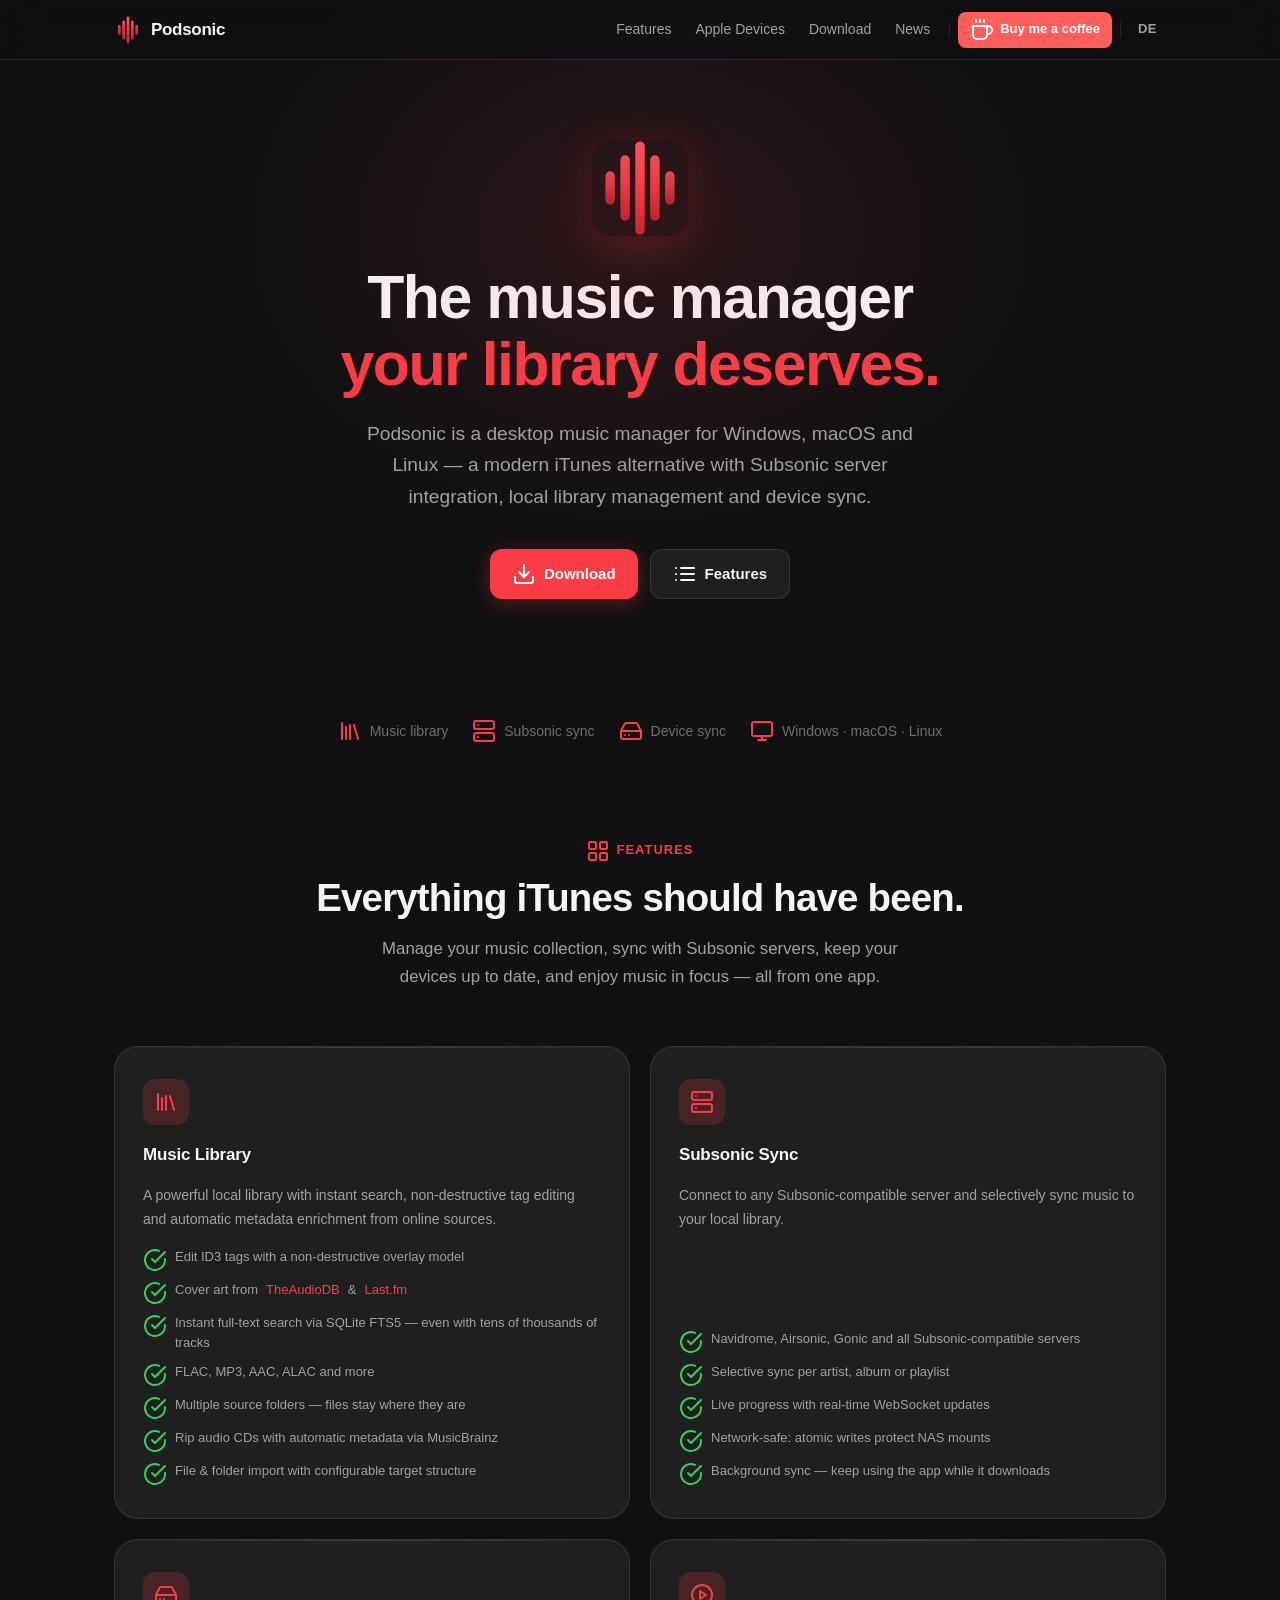
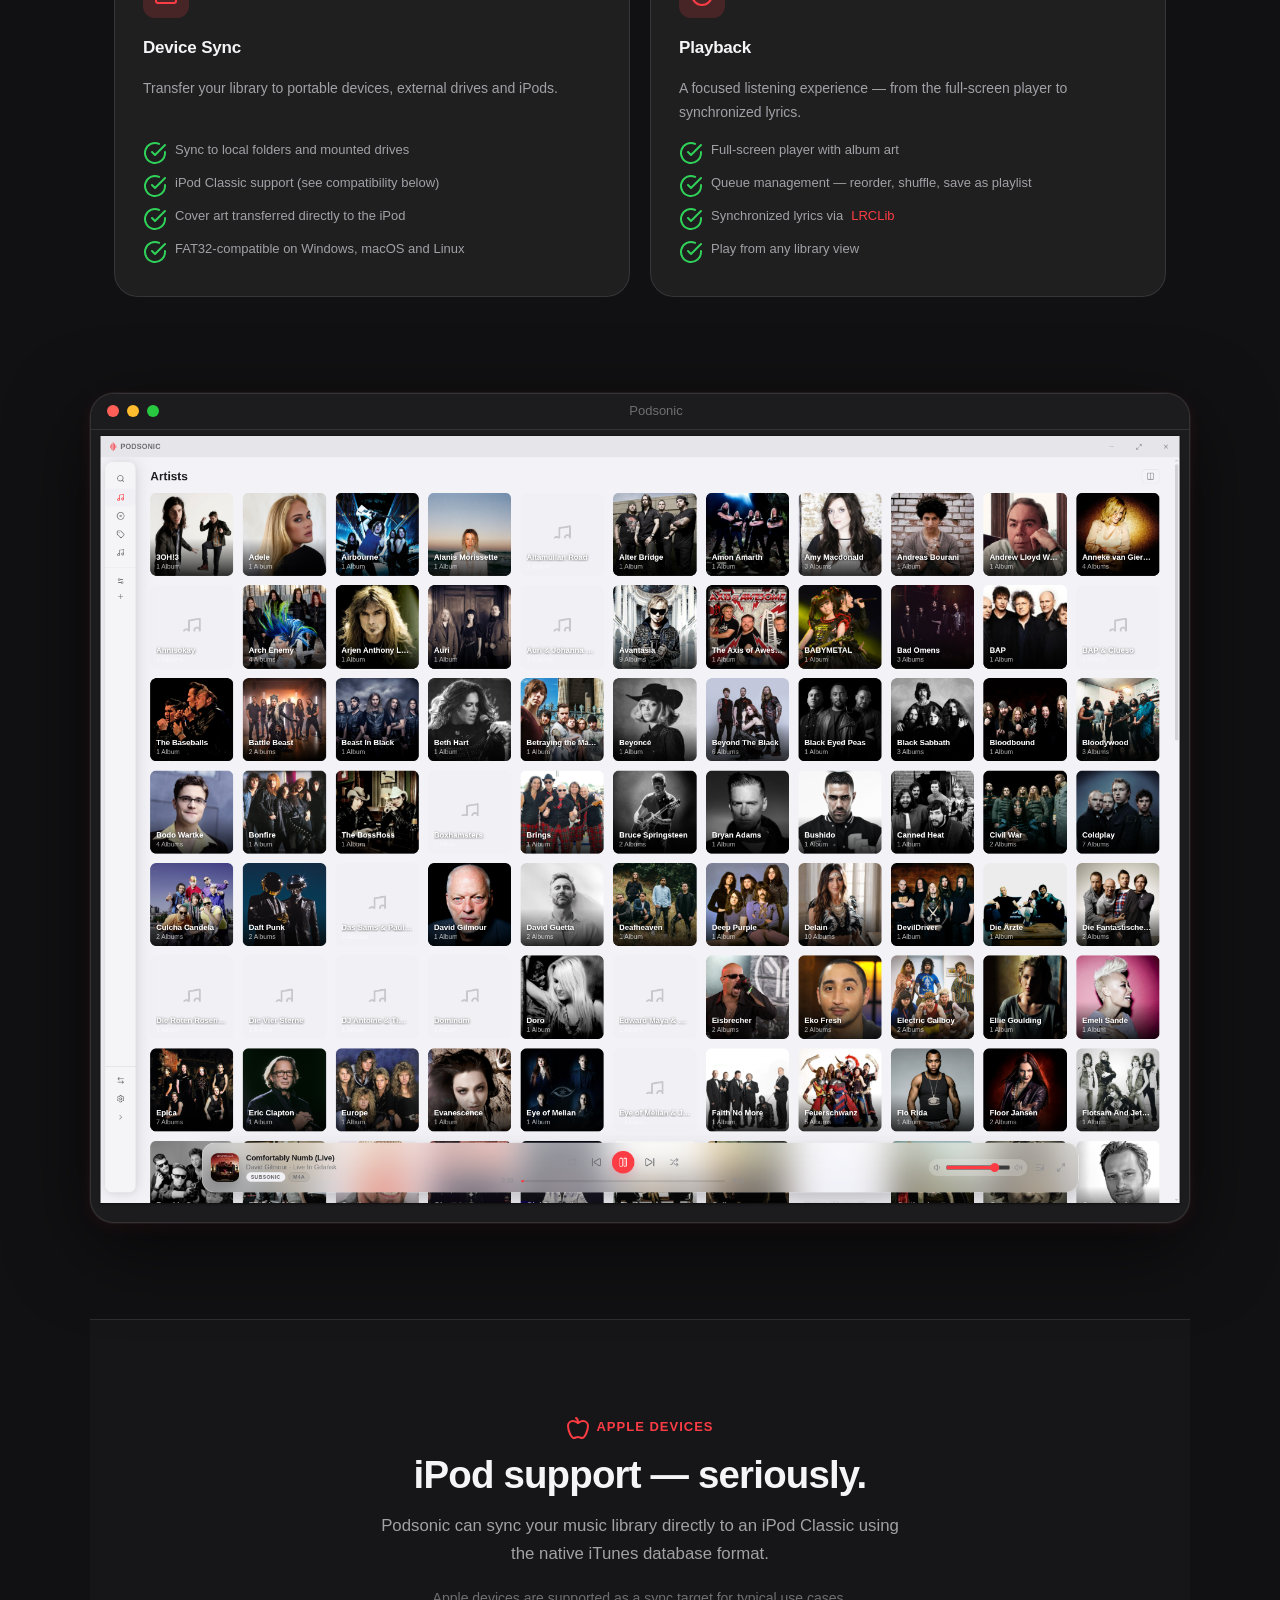
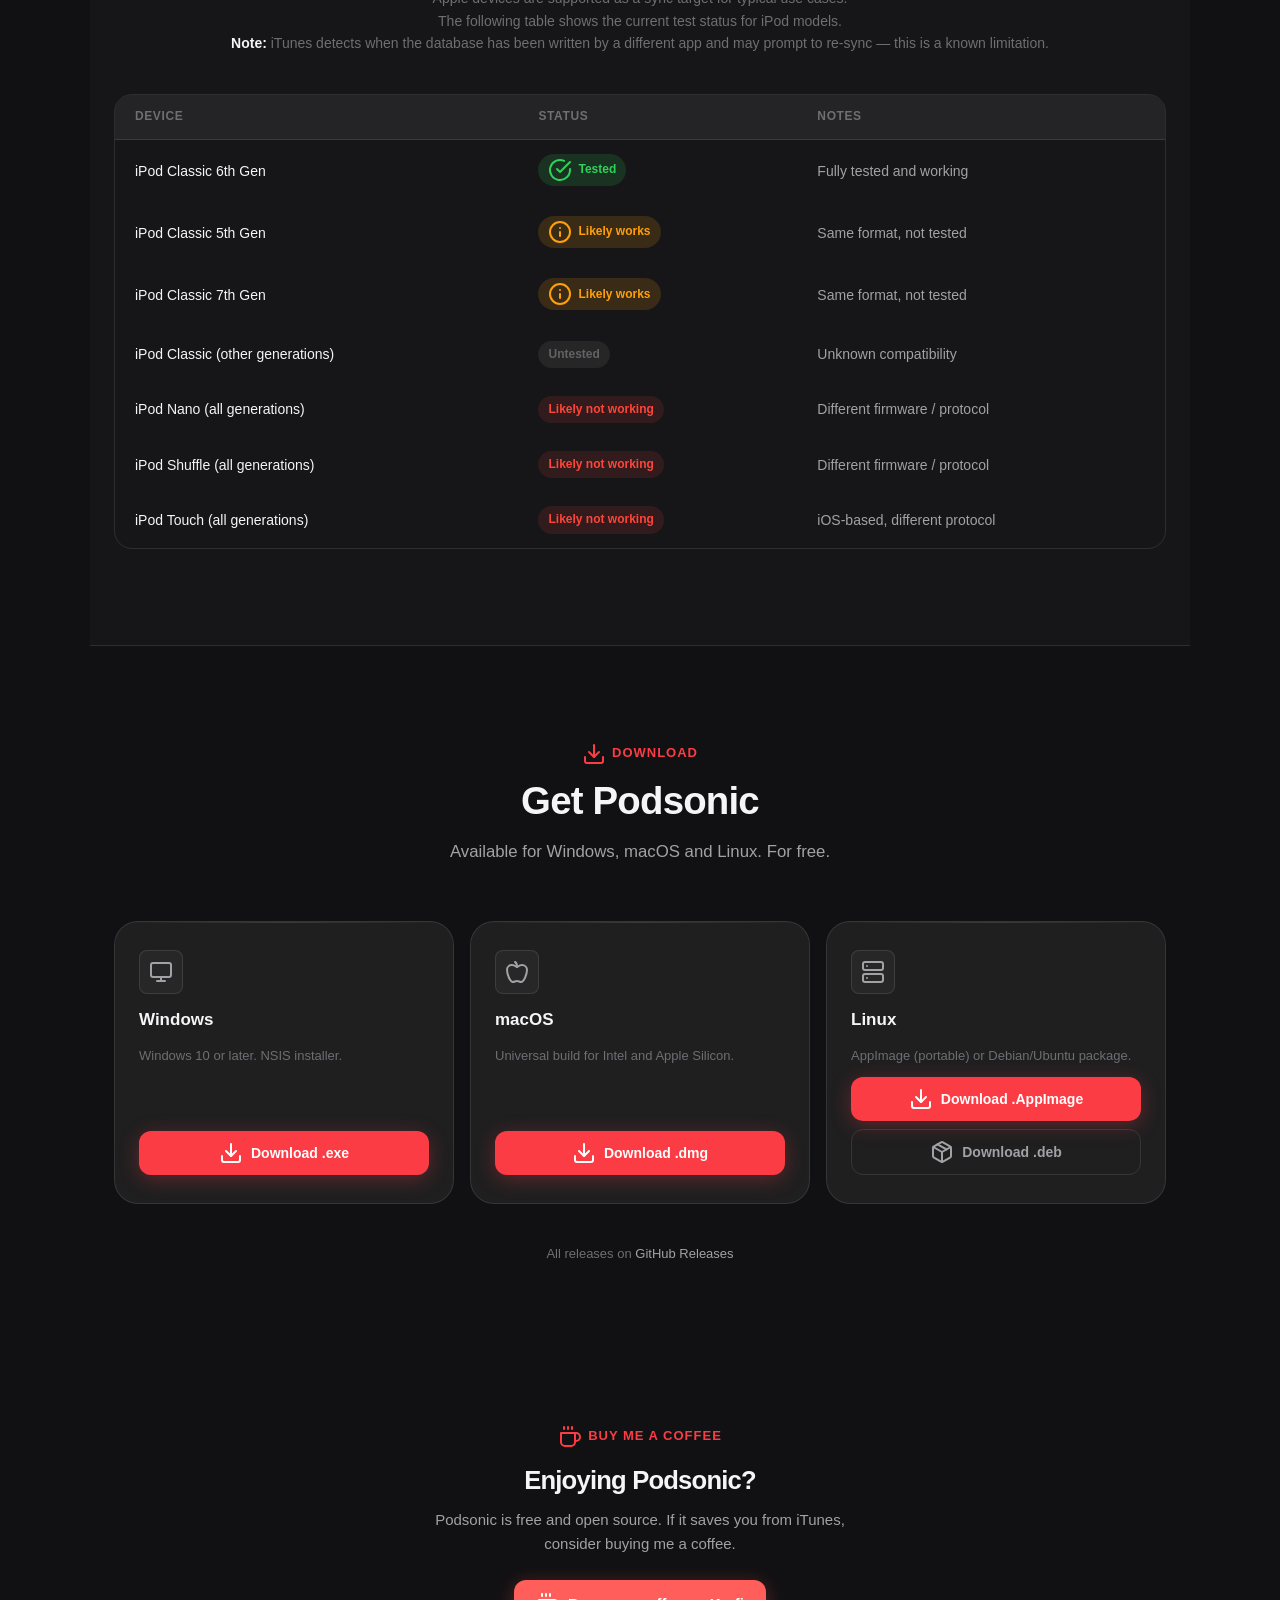
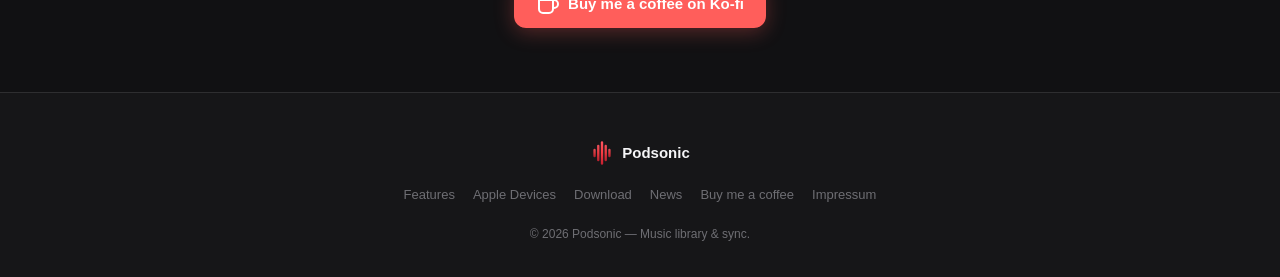
<file: docs/index.html>
<!DOCTYPE html>
<html lang="en">
<head>
  <meta charset="UTF-8">
  <meta name="viewport" content="width=device-width, initial-scale=1.0">
  <title>Podsonic — Music Library Manager — Podsonic</title>
  <meta name="description" content="Desktop music library manager — iTunes alternative with Subsonic server sync and local device sync. Windows, macOS, Linux.">
  <link rel="icon" type="image/svg+xml" href="assets/img/icon.svg">
  <link rel="stylesheet" href="assets/css/style.css">
</head>
<body>

  <header class="site-header">
    <nav class="nav-container">
      <a href="index.html" class="nav-brand">
        <img src="assets/img/icon-app.svg" alt="Podsonic" class="nav-logo">
        <span>Podsonic</span>
      </a>
      <div class="nav-links" id="nav-links">
        <a href="features.html" class="nav-link">Features</a>
        <a href="index.html#apple"    class="nav-link">Apple Devices</a>
        <a href="index.html#download" class="nav-link">Download</a>
        <a href="news.html"           class="nav-link">News</a>
        <div class="nav-sep"></div>
        <a href="https://ko-fi.com/Elmontag" class="nav-kofi" target="_blank" rel="noopener">
          <svg xmlns="http://www.w3.org/2000/svg" width="24" height="24" viewBox="0 0 24 24" fill="none" stroke="currentColor" stroke-width="2" stroke-linecap="round" stroke-linejoin="round"><path d="M17 8h1a4 4 0 1 1 0 8h-1"/><path d="M3 8h14v9a4 4 0 0 1-4 4H7a4 4 0 0 1-4-4Z"/><line x1="6" x2="6" y1="2" y2="4"/><line x1="10" x2="10" y1="2" y2="4"/><line x1="14" x2="14" y1="2" y2="4"/></svg> Buy me a coffee
        </a>
        <div class="nav-sep"></div>
        <a href="de/index.html" class="nav-toggle-btn"
           onclick="localStorage.setItem('podsonic_lang','de')">
          DE
        </a>
      </div>
      <button class="nav-hamburger" id="nav-hamburger" aria-label="Menu">
        <span></span><span></span><span></span>
      </button>
    </nav>
  </header>

  <main class="site-main page-home">
    <section class="hero" id="hero">
<img src="assets/img/icon-app.svg" alt="Podsonic" class="hero-icon">
<h1>The music manager<br><span class="accent">your library deserves.</span></h1>
<p class="hero-sub">
Podsonic is a desktop music manager for Windows, macOS and Linux — a modern iTunes alternative with Subsonic server integration, local library management and device sync.
</p>
<div class="hero-actions">
<a href="#download" class="btn btn-primary"><svg xmlns="http://www.w3.org/2000/svg" width="24" height="24" viewBox="0 0 24 24" fill="none" stroke="currentColor" stroke-width="2" stroke-linecap="round" stroke-linejoin="round"><path d="M21 15v4a2 2 0 0 1-2 2H5a2 2 0 0 1-2-2v-4"/><polyline points="7 10 12 15 17 10"/><line x1="12" x2="12" y1="15" y2="3"/></svg> Download</a>
<a href="#features" class="btn btn-secondary"><svg xmlns="http://www.w3.org/2000/svg" width="24" height="24" viewBox="0 0 24 24" fill="none" stroke="currentColor" stroke-width="2" stroke-linecap="round" stroke-linejoin="round"><line x1="8" x2="21" y1="6" y2="6"/><line x1="8" x2="21" y1="12" y2="12"/><line x1="8" x2="21" y1="18" y2="18"/><line x1="3" x2="3.01" y1="6" y2="6"/><line x1="3" x2="3.01" y1="12" y2="12"/><line x1="3" x2="3.01" y1="18" y2="18"/></svg> Features</a>
</div>
</section><div class="feature-strip">
<div class="feature-strip-item"><svg xmlns="http://www.w3.org/2000/svg" width="24" height="24" viewBox="0 0 24 24" fill="none" stroke="currentColor" stroke-width="2" stroke-linecap="round" stroke-linejoin="round"><path d="m16 6 4 14"/><path d="M12 6v14"/><path d="M8 8v12"/><path d="M4 4v16"/></svg> Music library</div>
<div class="feature-strip-item"><svg xmlns="http://www.w3.org/2000/svg" width="24" height="24" viewBox="0 0 24 24" fill="none" stroke="currentColor" stroke-width="2" stroke-linecap="round" stroke-linejoin="round"><rect width="20" height="8" x="2" y="2" rx="2" ry="2"/><rect width="20" height="8" x="2" y="14" rx="2" ry="2"/><line x1="6" x2="6.01" y1="6" y2="6"/><line x1="6" x2="6.01" y1="18" y2="18"/></svg> Subsonic sync</div>
<div class="feature-strip-item"><svg xmlns="http://www.w3.org/2000/svg" width="24" height="24" viewBox="0 0 24 24" fill="none" stroke="currentColor" stroke-width="2" stroke-linecap="round" stroke-linejoin="round"><line x1="22" x2="2" y1="12" y2="12"/><path d="M5.45 5.11 2 12v6a2 2 0 0 0 2 2h16a2 2 0 0 0 2-2v-6l-3.45-6.89A2 2 0 0 0 16.76 4H7.24a2 2 0 0 0-1.79 1.11z"/><line x1="6" x2="6.01" y1="16" y2="16"/><line x1="10" x2="10.01" y1="16" y2="16"/></svg> Device sync</div>
<div class="feature-strip-item"><svg xmlns="http://www.w3.org/2000/svg" width="24" height="24" viewBox="0 0 24 24" fill="none" stroke="currentColor" stroke-width="2" stroke-linecap="round" stroke-linejoin="round"><rect width="20" height="14" x="2" y="3" rx="2"/><line x1="8" x2="16" y1="21" y2="21"/><line x1="12" x2="12" y1="17" y2="21"/></svg> Windows · macOS · Linux</div>
</div><section class="section" id="features">
<div class="section-header">
<div class="section-eyebrow"><svg xmlns="http://www.w3.org/2000/svg" width="24" height="24" viewBox="0 0 24 24" fill="none" stroke="currentColor" stroke-width="2" stroke-linecap="round" stroke-linejoin="round"><rect width="7" height="7" x="3" y="3" rx="1"/><rect width="7" height="7" x="14" y="3" rx="1"/><rect width="7" height="7" x="14" y="14" rx="1"/><rect width="7" height="7" x="3" y="14" rx="1"/></svg> Features</div>
<h2 class="section-title">Everything iTunes should have been.</h2>
<p class="section-desc">Manage your music collection, sync with Subsonic servers, keep your devices up to date, and enjoy music in focus — all from one app.</p>
</div>
<div class="feature-cards"><div class="feature-card">
<div class="feature-card-icon"><svg xmlns="http://www.w3.org/2000/svg" width="24" height="24" viewBox="0 0 24 24" fill="none" stroke="currentColor" stroke-width="2" stroke-linecap="round" stroke-linejoin="round"><path d="m16 6 4 14"/><path d="M12 6v14"/><path d="M8 8v12"/><path d="M4 4v16"/></svg></div>
<h3>Music Library</h3>
<p>A powerful local library with instant search, non-destructive tag editing and automatic metadata enrichment from online sources.</p>
<ul>
<li><svg xmlns="http://www.w3.org/2000/svg" width="24" height="24" viewBox="0 0 24 24" fill="none" stroke="currentColor" stroke-width="2" stroke-linecap="round" stroke-linejoin="round"><path d="M22 11.08V12a10 10 0 1 1-5.93-9.14"/><path d="m9 11 3 3L22 4"/></svg> Edit ID3 tags with a non-destructive overlay model</li>
<li><svg xmlns="http://www.w3.org/2000/svg" width="24" height="24" viewBox="0 0 24 24" fill="none" stroke="currentColor" stroke-width="2" stroke-linecap="round" stroke-linejoin="round"><path d="M22 11.08V12a10 10 0 1 1-5.93-9.14"/><path d="m9 11 3 3L22 4"/></svg> Cover art from <a href="https://www.theaudiodb.com" target="_blank" rel="noopener">TheAudioDB</a> &amp; <a href="https://www.last.fm" target="_blank" rel="noopener">Last.fm</a></li>
<li><svg xmlns="http://www.w3.org/2000/svg" width="24" height="24" viewBox="0 0 24 24" fill="none" stroke="currentColor" stroke-width="2" stroke-linecap="round" stroke-linejoin="round"><path d="M22 11.08V12a10 10 0 1 1-5.93-9.14"/><path d="m9 11 3 3L22 4"/></svg> Instant full-text search via SQLite FTS5 — even with tens of thousands of tracks</li>
<li><svg xmlns="http://www.w3.org/2000/svg" width="24" height="24" viewBox="0 0 24 24" fill="none" stroke="currentColor" stroke-width="2" stroke-linecap="round" stroke-linejoin="round"><path d="M22 11.08V12a10 10 0 1 1-5.93-9.14"/><path d="m9 11 3 3L22 4"/></svg> FLAC, MP3, AAC, ALAC and more</li>
<li><svg xmlns="http://www.w3.org/2000/svg" width="24" height="24" viewBox="0 0 24 24" fill="none" stroke="currentColor" stroke-width="2" stroke-linecap="round" stroke-linejoin="round"><path d="M22 11.08V12a10 10 0 1 1-5.93-9.14"/><path d="m9 11 3 3L22 4"/></svg> Multiple source folders — files stay where they are</li>
<li><svg xmlns="http://www.w3.org/2000/svg" width="24" height="24" viewBox="0 0 24 24" fill="none" stroke="currentColor" stroke-width="2" stroke-linecap="round" stroke-linejoin="round"><path d="M22 11.08V12a10 10 0 1 1-5.93-9.14"/><path d="m9 11 3 3L22 4"/></svg> Rip audio CDs with automatic metadata via MusicBrainz</li>
<li><svg xmlns="http://www.w3.org/2000/svg" width="24" height="24" viewBox="0 0 24 24" fill="none" stroke="currentColor" stroke-width="2" stroke-linecap="round" stroke-linejoin="round"><path d="M22 11.08V12a10 10 0 1 1-5.93-9.14"/><path d="m9 11 3 3L22 4"/></svg> File &amp; folder import with configurable target structure</li>
</ul>
</div><div class="feature-card">
<div class="feature-card-icon"><svg xmlns="http://www.w3.org/2000/svg" width="24" height="24" viewBox="0 0 24 24" fill="none" stroke="currentColor" stroke-width="2" stroke-linecap="round" stroke-linejoin="round"><rect width="20" height="8" x="2" y="2" rx="2" ry="2"/><rect width="20" height="8" x="2" y="14" rx="2" ry="2"/><line x1="6" x2="6.01" y1="6" y2="6"/><line x1="6" x2="6.01" y1="18" y2="18"/></svg></div>
<h3>Subsonic Sync</h3>
<p>Connect to any Subsonic-compatible server and selectively sync music to your local library.</p>
<ul>
<li><svg xmlns="http://www.w3.org/2000/svg" width="24" height="24" viewBox="0 0 24 24" fill="none" stroke="currentColor" stroke-width="2" stroke-linecap="round" stroke-linejoin="round"><path d="M22 11.08V12a10 10 0 1 1-5.93-9.14"/><path d="m9 11 3 3L22 4"/></svg> Navidrome, Airsonic, Gonic and all Subsonic-compatible servers</li>
<li><svg xmlns="http://www.w3.org/2000/svg" width="24" height="24" viewBox="0 0 24 24" fill="none" stroke="currentColor" stroke-width="2" stroke-linecap="round" stroke-linejoin="round"><path d="M22 11.08V12a10 10 0 1 1-5.93-9.14"/><path d="m9 11 3 3L22 4"/></svg> Selective sync per artist, album or playlist</li>
<li><svg xmlns="http://www.w3.org/2000/svg" width="24" height="24" viewBox="0 0 24 24" fill="none" stroke="currentColor" stroke-width="2" stroke-linecap="round" stroke-linejoin="round"><path d="M22 11.08V12a10 10 0 1 1-5.93-9.14"/><path d="m9 11 3 3L22 4"/></svg> Live progress with real-time WebSocket updates</li>
<li><svg xmlns="http://www.w3.org/2000/svg" width="24" height="24" viewBox="0 0 24 24" fill="none" stroke="currentColor" stroke-width="2" stroke-linecap="round" stroke-linejoin="round"><path d="M22 11.08V12a10 10 0 1 1-5.93-9.14"/><path d="m9 11 3 3L22 4"/></svg> Network-safe: atomic writes protect NAS mounts</li>
<li><svg xmlns="http://www.w3.org/2000/svg" width="24" height="24" viewBox="0 0 24 24" fill="none" stroke="currentColor" stroke-width="2" stroke-linecap="round" stroke-linejoin="round"><path d="M22 11.08V12a10 10 0 1 1-5.93-9.14"/><path d="m9 11 3 3L22 4"/></svg> Background sync — keep using the app while it downloads</li>
</ul>
</div><div class="feature-card">
<div class="feature-card-icon"><svg xmlns="http://www.w3.org/2000/svg" width="24" height="24" viewBox="0 0 24 24" fill="none" stroke="currentColor" stroke-width="2" stroke-linecap="round" stroke-linejoin="round"><line x1="22" x2="2" y1="12" y2="12"/><path d="M5.45 5.11 2 12v6a2 2 0 0 0 2 2h16a2 2 0 0 0 2-2v-6l-3.45-6.89A2 2 0 0 0 16.76 4H7.24a2 2 0 0 0-1.79 1.11z"/><line x1="6" x2="6.01" y1="16" y2="16"/><line x1="10" x2="10.01" y1="16" y2="16"/></svg></div>
<h3>Device Sync</h3>
<p>Transfer your library to portable devices, external drives and iPods.</p>
<ul>
<li><svg xmlns="http://www.w3.org/2000/svg" width="24" height="24" viewBox="0 0 24 24" fill="none" stroke="currentColor" stroke-width="2" stroke-linecap="round" stroke-linejoin="round"><path d="M22 11.08V12a10 10 0 1 1-5.93-9.14"/><path d="m9 11 3 3L22 4"/></svg> Sync to local folders and mounted drives</li>
<li><svg xmlns="http://www.w3.org/2000/svg" width="24" height="24" viewBox="0 0 24 24" fill="none" stroke="currentColor" stroke-width="2" stroke-linecap="round" stroke-linejoin="round"><path d="M22 11.08V12a10 10 0 1 1-5.93-9.14"/><path d="m9 11 3 3L22 4"/></svg> iPod Classic support (see compatibility below)</li>
<li><svg xmlns="http://www.w3.org/2000/svg" width="24" height="24" viewBox="0 0 24 24" fill="none" stroke="currentColor" stroke-width="2" stroke-linecap="round" stroke-linejoin="round"><path d="M22 11.08V12a10 10 0 1 1-5.93-9.14"/><path d="m9 11 3 3L22 4"/></svg> Cover art transferred directly to the iPod</li>
<li><svg xmlns="http://www.w3.org/2000/svg" width="24" height="24" viewBox="0 0 24 24" fill="none" stroke="currentColor" stroke-width="2" stroke-linecap="round" stroke-linejoin="round"><path d="M22 11.08V12a10 10 0 1 1-5.93-9.14"/><path d="m9 11 3 3L22 4"/></svg> FAT32-compatible on Windows, macOS and Linux</li>
</ul>
</div><div class="feature-card">
<div class="feature-card-icon"><svg xmlns="http://www.w3.org/2000/svg" width="24" height="24" viewBox="0 0 24 24" fill="none" stroke="currentColor" stroke-width="2" stroke-linecap="round" stroke-linejoin="round"><circle cx="12" cy="12" r="10"/><polygon points="10 8 16 12 10 16 10 8"/></svg></div>
<h3>Playback</h3>
<p>A focused listening experience — from the full-screen player to synchronized lyrics.</p>
<ul>
<li><svg xmlns="http://www.w3.org/2000/svg" width="24" height="24" viewBox="0 0 24 24" fill="none" stroke="currentColor" stroke-width="2" stroke-linecap="round" stroke-linejoin="round"><path d="M22 11.08V12a10 10 0 1 1-5.93-9.14"/><path d="m9 11 3 3L22 4"/></svg> Full-screen player with album art</li>
<li><svg xmlns="http://www.w3.org/2000/svg" width="24" height="24" viewBox="0 0 24 24" fill="none" stroke="currentColor" stroke-width="2" stroke-linecap="round" stroke-linejoin="round"><path d="M22 11.08V12a10 10 0 1 1-5.93-9.14"/><path d="m9 11 3 3L22 4"/></svg> Queue management — reorder, shuffle, save as playlist</li>
<li><svg xmlns="http://www.w3.org/2000/svg" width="24" height="24" viewBox="0 0 24 24" fill="none" stroke="currentColor" stroke-width="2" stroke-linecap="round" stroke-linejoin="round"><path d="M22 11.08V12a10 10 0 1 1-5.93-9.14"/><path d="m9 11 3 3L22 4"/></svg> Synchronized lyrics via <a href="https://lrclib.net" target="_blank" rel="noopener">LRCLib</a></li>
<li><svg xmlns="http://www.w3.org/2000/svg" width="24" height="24" viewBox="0 0 24 24" fill="none" stroke="currentColor" stroke-width="2" stroke-linecap="round" stroke-linejoin="round"><path d="M22 11.08V12a10 10 0 1 1-5.93-9.14"/><path d="m9 11 3 3L22 4"/></svg> Play from any library view</li>
</ul>
</div></div>
</section><section class="screenshot-section">
<div class="screenshot-wrap">
<div class="screenshot-frame">
<div class="screenshot-chrome">
<span class="chrome-dot close"></span>
<span class="chrome-dot min"></span>
<span class="chrome-dot max"></span>
<span class="chrome-title">Podsonic</span>
</div>
<img src="assets/img/screenshot.png" alt="Podsonic Screenshot" class="screenshot-img">
</div>
</div>
</section><section class="section apple-section" id="apple">
<div class="section-header">
<div class="section-eyebrow"><svg xmlns="http://www.w3.org/2000/svg" width="24" height="24" viewBox="0 0 24 24" fill="none" stroke="currentColor" stroke-width="2" stroke-linecap="round" stroke-linejoin="round"><path d="M12 20.94c1.5 0 2.75 1.06 4 1.06 3 0 6-8 6-12.22A4.91 4.91 0 0 0 17 5c-2.22 0-4 1.44-5 2-1-.56-2.78-2-5-2a4.9 4.9 0 0 0-5 4.78C2 14 5 22 8 22c1.25 0 2.5-1.06 4-1.06Z"/><path d="M10 2c1 .5 2 2 2 5"/></svg> Apple Devices</div>
<h2 class="section-title">iPod support — seriously.</h2>
<p class="section-desc">Podsonic can sync your music library directly to an iPod Classic using the native iTunes database format.</p>
</div>
<p class="apple-note">
Apple devices are supported as a sync target for typical use cases.<br>
The following table shows the current test status for iPod models.<br>
<strong>Note:</strong> iTunes detects when the database has been written by a different app and may prompt to re-sync — this is a known limitation.
</p>
<table class="device-table">
<thead>
<tr>
<th>Device</th>
<th>Status</th>
<th>Notes</th>
</tr>
</thead>
<tbody>
<tr>
<td>iPod Classic 6th Gen</td>
<td><span class="status-badge status-ok"><svg xmlns="http://www.w3.org/2000/svg" width="24" height="24" viewBox="0 0 24 24" fill="none" stroke="currentColor" stroke-width="2" stroke-linecap="round" stroke-linejoin="round"><path d="M22 11.08V12a10 10 0 1 1-5.93-9.14"/><path d="m9 11 3 3L22 4"/></svg> Tested</span></td>
<td>Fully tested and working</td>
</tr>
<tr>
<td>iPod Classic 5th Gen</td>
<td><span class="status-badge status-likely"><svg xmlns="http://www.w3.org/2000/svg" width="24" height="24" viewBox="0 0 24 24" fill="none" stroke="currentColor" stroke-width="2" stroke-linecap="round" stroke-linejoin="round"><circle cx="12" cy="12" r="10"/><path d="M12 16v-4"/><path d="M12 8h.01"/></svg> Likely works</span></td>
<td>Same format, not tested</td>
</tr>
<tr>
<td>iPod Classic 7th Gen</td>
<td><span class="status-badge status-likely"><svg xmlns="http://www.w3.org/2000/svg" width="24" height="24" viewBox="0 0 24 24" fill="none" stroke="currentColor" stroke-width="2" stroke-linecap="round" stroke-linejoin="round"><circle cx="12" cy="12" r="10"/><path d="M12 16v-4"/><path d="M12 8h.01"/></svg> Likely works</span></td>
<td>Same format, not tested</td>
</tr>
<tr>
<td>iPod Classic (other generations)</td>
<td><span class="status-badge status-unknown">Untested</span></td>
<td>Unknown compatibility</td>
</tr>
<tr>
<td>iPod Nano (all generations)</td>
<td><span class="status-badge status-no">Likely not working</span></td>
<td>Different firmware / protocol</td>
</tr>
<tr>
<td>iPod Shuffle (all generations)</td>
<td><span class="status-badge status-no">Likely not working</span></td>
<td>Different firmware / protocol</td>
</tr>
<tr>
<td>iPod Touch (all generations)</td>
<td><span class="status-badge status-no">Likely not working</span></td>
<td>iOS-based, different protocol</td>
</tr>
</tbody>
</table>
</section><section class="section" id="download">
<div class="section-header">
<div class="section-eyebrow"><svg xmlns="http://www.w3.org/2000/svg" width="24" height="24" viewBox="0 0 24 24" fill="none" stroke="currentColor" stroke-width="2" stroke-linecap="round" stroke-linejoin="round"><path d="M21 15v4a2 2 0 0 1-2 2H5a2 2 0 0 1-2-2v-4"/><polyline points="7 10 12 15 17 10"/><line x1="12" x2="12" y1="15" y2="3"/></svg> Download</div>
<h2 class="section-title">Get Podsonic</h2>
<p class="section-desc">Available for Windows, macOS and Linux. For free.</p>
</div>
<div class="download-cards"><div class="dl-card">
<div class="dl-card-icon"><svg xmlns="http://www.w3.org/2000/svg" width="24" height="24" viewBox="0 0 24 24" fill="none" stroke="currentColor" stroke-width="2" stroke-linecap="round" stroke-linejoin="round"><rect width="20" height="14" x="2" y="3" rx="2"/><line x1="8" x2="16" y1="21" y2="21"/><line x1="12" x2="12" y1="17" y2="21"/></svg></div>
<h3>Windows</h3>
<p class="dl-card-desc">Windows 10 or later. NSIS installer.</p>
<div class="dl-links">
<a href="https://github.com/Elmontag/podsonic-releases/releases/latest" class="btn btn-primary" target="_blank" rel="noopener" data-dl-asset="exe">
<svg xmlns="http://www.w3.org/2000/svg" width="24" height="24" viewBox="0 0 24 24" fill="none" stroke="currentColor" stroke-width="2" stroke-linecap="round" stroke-linejoin="round"><path d="M21 15v4a2 2 0 0 1-2 2H5a2 2 0 0 1-2-2v-4"/><polyline points="7 10 12 15 17 10"/><line x1="12" x2="12" y1="15" y2="3"/></svg> Download .exe
</a>
</div>
</div><div class="dl-card">
<div class="dl-card-icon"><svg xmlns="http://www.w3.org/2000/svg" width="24" height="24" viewBox="0 0 24 24" fill="none" stroke="currentColor" stroke-width="2" stroke-linecap="round" stroke-linejoin="round"><path d="M12 20.94c1.5 0 2.75 1.06 4 1.06 3 0 6-8 6-12.22A4.91 4.91 0 0 0 17 5c-2.22 0-4 1.44-5 2-1-.56-2.78-2-5-2a4.9 4.9 0 0 0-5 4.78C2 14 5 22 8 22c1.25 0 2.5-1.06 4-1.06Z"/><path d="M10 2c1 .5 2 2 2 5"/></svg></div>
<h3>macOS</h3>
<p class="dl-card-desc">Universal build for Intel and Apple Silicon.</p>
<div class="dl-links">
<a href="https://github.com/Elmontag/podsonic-releases/releases/latest" class="btn btn-primary" target="_blank" rel="noopener" data-dl-asset="dmg">
<svg xmlns="http://www.w3.org/2000/svg" width="24" height="24" viewBox="0 0 24 24" fill="none" stroke="currentColor" stroke-width="2" stroke-linecap="round" stroke-linejoin="round"><path d="M21 15v4a2 2 0 0 1-2 2H5a2 2 0 0 1-2-2v-4"/><polyline points="7 10 12 15 17 10"/><line x1="12" x2="12" y1="15" y2="3"/></svg> Download .dmg
</a>
</div>
</div><div class="dl-card">
<div class="dl-card-icon"><svg xmlns="http://www.w3.org/2000/svg" width="24" height="24" viewBox="0 0 24 24" fill="none" stroke="currentColor" stroke-width="2" stroke-linecap="round" stroke-linejoin="round"><rect width="20" height="8" x="2" y="2" rx="2" ry="2"/><rect width="20" height="8" x="2" y="14" rx="2" ry="2"/><line x1="6" x2="6.01" y1="6" y2="6"/><line x1="6" x2="6.01" y1="18" y2="18"/></svg></div>
<h3>Linux</h3>
<p class="dl-card-desc">AppImage (portable) or Debian/Ubuntu package.</p>
<div class="dl-links">
<a href="https://github.com/Elmontag/podsonic-releases/releases/latest" class="btn btn-primary" target="_blank" rel="noopener" data-dl-asset="AppImage">
<svg xmlns="http://www.w3.org/2000/svg" width="24" height="24" viewBox="0 0 24 24" fill="none" stroke="currentColor" stroke-width="2" stroke-linecap="round" stroke-linejoin="round"><path d="M21 15v4a2 2 0 0 1-2 2H5a2 2 0 0 1-2-2v-4"/><polyline points="7 10 12 15 17 10"/><line x1="12" x2="12" y1="15" y2="3"/></svg> Download .AppImage
</a>
<a href="https://github.com/Elmontag/podsonic-releases/releases/latest" class="btn btn-ghost" target="_blank" rel="noopener" data-dl-asset="deb">
<svg xmlns="http://www.w3.org/2000/svg" width="24" height="24" viewBox="0 0 24 24" fill="none" stroke="currentColor" stroke-width="2" stroke-linecap="round" stroke-linejoin="round"><path d="m7.5 4.27 9 5.15"/><path d="M21 8a2 2 0 0 0-1-1.73l-7-4a2 2 0 0 0-2 0l-7 4A2 2 0 0 0 3 8v8a2 2 0 0 0 1 1.73l7 4a2 2 0 0 0 2 0l7-4A2 2 0 0 0 21 16Z"/><path d="m3.3 7 8.7 5 8.7-5"/><path d="M12 22V12"/></svg> Download .deb
</a>
</div>
</div></div>
<p class="dl-note">All releases on <a href="https://github.com/Elmontag/podsonic-releases/releases" target="_blank" rel="noopener">GitHub Releases</a></p>
</section><section class="support-section">
<div class="section-eyebrow" style="justify-content:center;margin-bottom:16px"><svg xmlns="http://www.w3.org/2000/svg" width="24" height="24" viewBox="0 0 24 24" fill="none" stroke="currentColor" stroke-width="2" stroke-linecap="round" stroke-linejoin="round"><path d="M17 8h1a4 4 0 1 1 0 8h-1"/><path d="M3 8h14v9a4 4 0 0 1-4 4H7a4 4 0 0 1-4-4Z"/><line x1="6" x2="6" y1="2" y2="4"/><line x1="10" x2="10" y1="2" y2="4"/><line x1="14" x2="14" y1="2" y2="4"/></svg> Buy me a coffee</div>
<h2 class="section-title" style="text-align:center;font-size:1.6rem;margin-bottom:12px">Enjoying Podsonic?</h2>
<p>Podsonic is free and open source. If it saves you from iTunes, consider buying me a coffee.</p>
<a href="https://ko-fi.com/Elmontag" class="btn btn-kofi" target="_blank" rel="noopener">
<svg xmlns="http://www.w3.org/2000/svg" width="24" height="24" viewBox="0 0 24 24" fill="none" stroke="currentColor" stroke-width="2" stroke-linecap="round" stroke-linejoin="round"><path d="M17 8h1a4 4 0 1 1 0 8h-1"/><path d="M3 8h14v9a4 4 0 0 1-4 4H7a4 4 0 0 1-4-4Z"/><line x1="6" x2="6" y1="2" y2="4"/><line x1="10" x2="10" y1="2" y2="4"/><line x1="14" x2="14" y1="2" y2="4"/></svg> Buy me a coffee on Ko-fi
</a>
</section>

  </main>

  <footer class="site-footer">
    <div class="footer-inner">
      <div class="footer-brand">
        <img src="assets/img/icon-app.svg" alt="Podsonic" class="footer-logo">
        <span>Podsonic</span>
      </div>
      <div class="footer-links">
        <a href="features.html">Features</a>
        <a href="index.html#apple">Apple Devices</a>
        <a href="index.html#download">Download</a>
        <a href="news.html">News</a>
        <a href="https://ko-fi.com/Elmontag" target="_blank" rel="noopener">Buy me a coffee</a>
        <a href="impressum.html">Impressum</a>
      </div>
      <div class="footer-copy">&copy; 2026 Podsonic — Music library &amp; sync.</div>
    </div>
  </footer>

  <script>
    const ham = document.getElementById('nav-hamburger');
    const nav = document.getElementById('nav-links');
    if (ham && nav) {
      ham.addEventListener('click', () => nav.classList.toggle('open'));
    }
  </script>

  <script>
    (function() {
      var links = document.querySelectorAll('[data-dl-asset]');
      if (!links.length) return;
      fetch('https://api.github.com/repos/Elmontag/podsonic-releases/releases/latest')
        .then(function(r) { return r.json(); })
        .then(function(release) {
          var assets = release.assets || [];
          links.forEach(function(el) {
            var ext = el.getAttribute('data-dl-asset').toLowerCase();
            var asset = assets.find(function(a) {
              return a.name.toLowerCase().endsWith('.' + ext);
            });
            if (asset) el.href = asset.browser_download_url;
          });
        })
        .catch(function() {});
    })();
  </script>

</body>
</html>
</file>
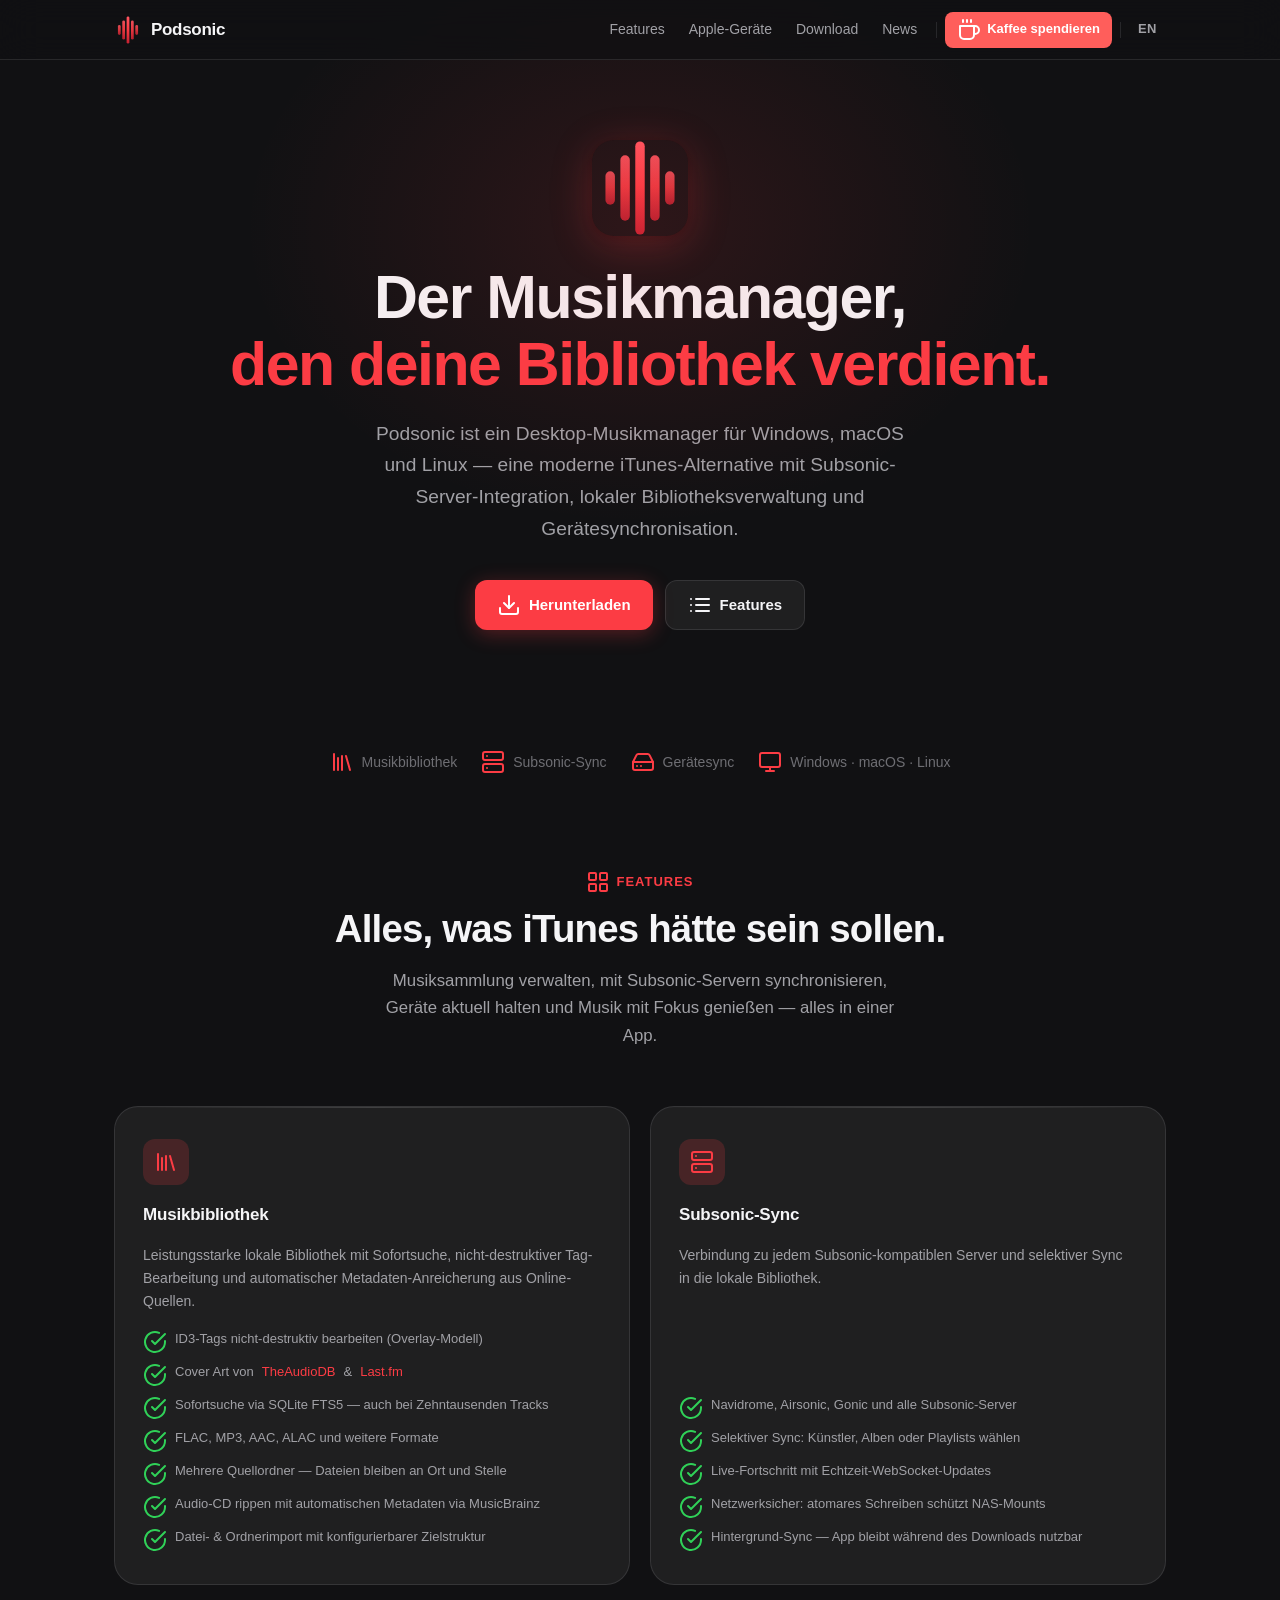
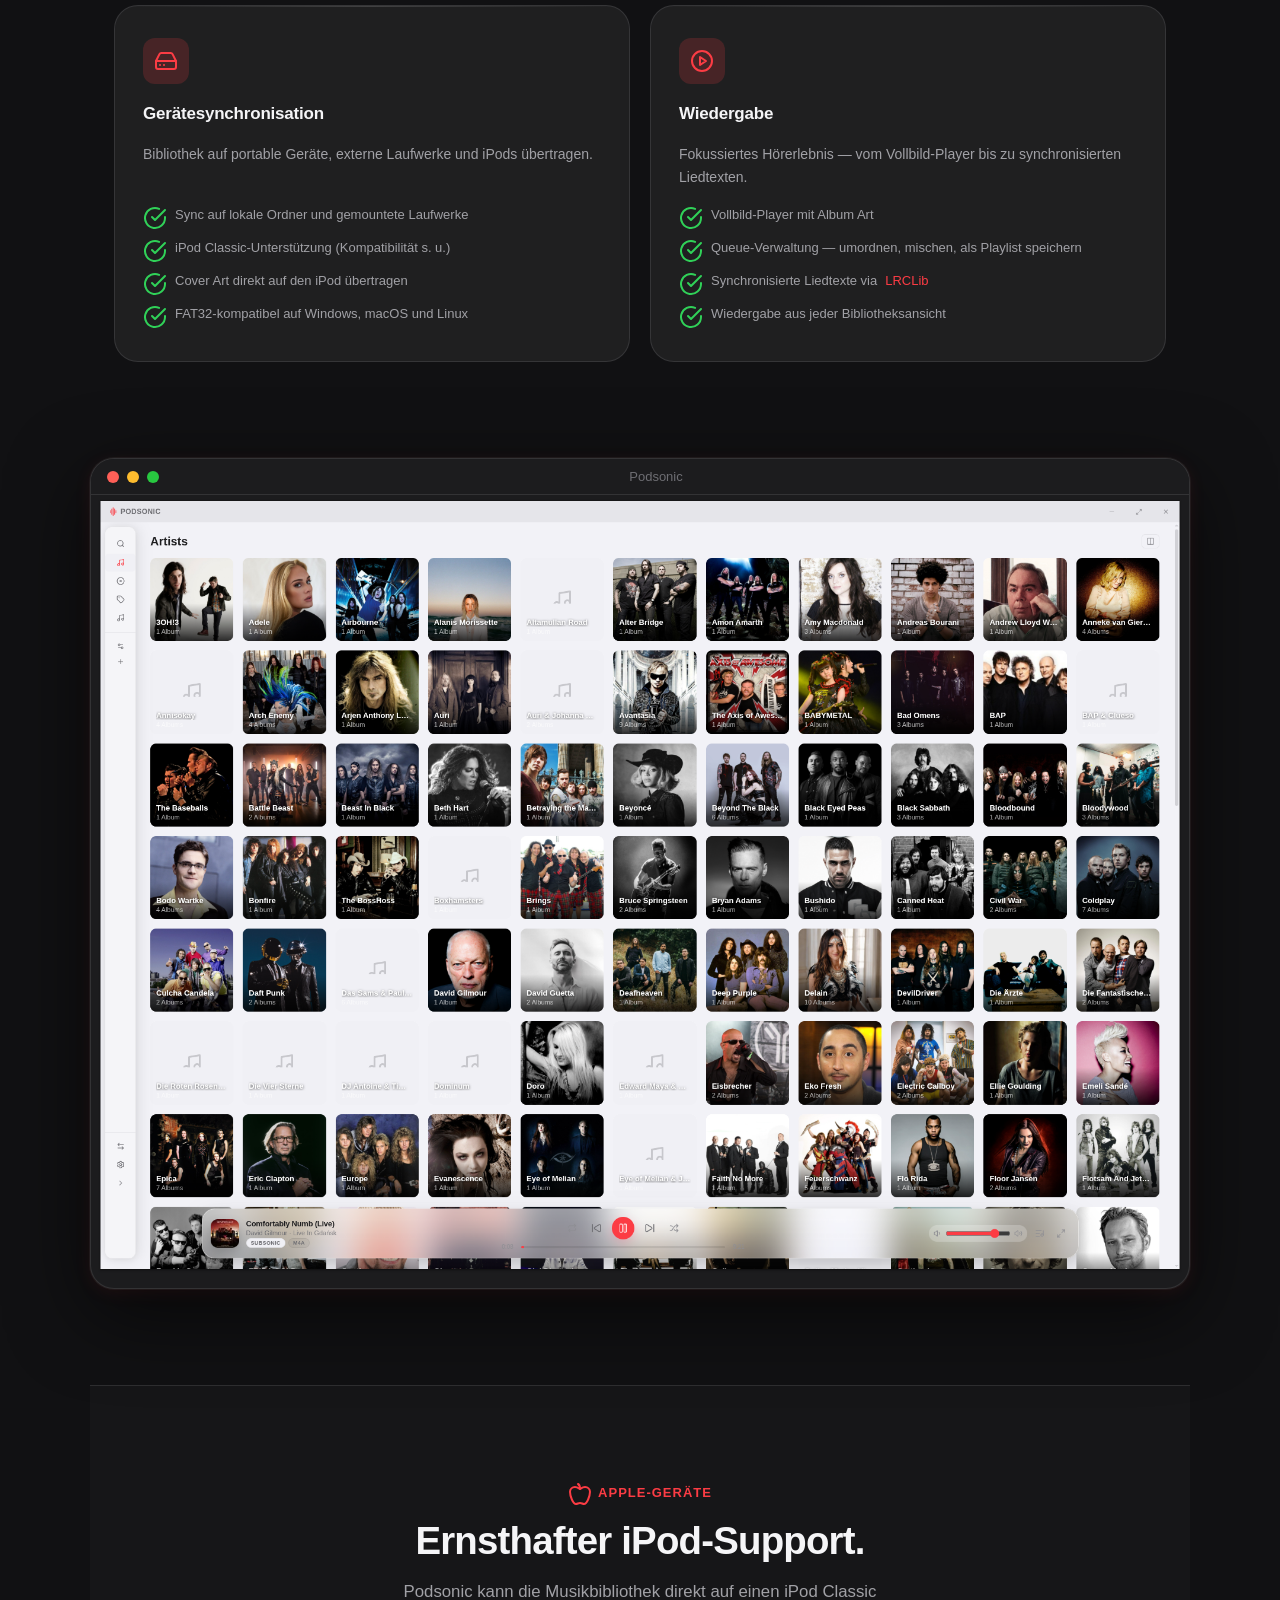
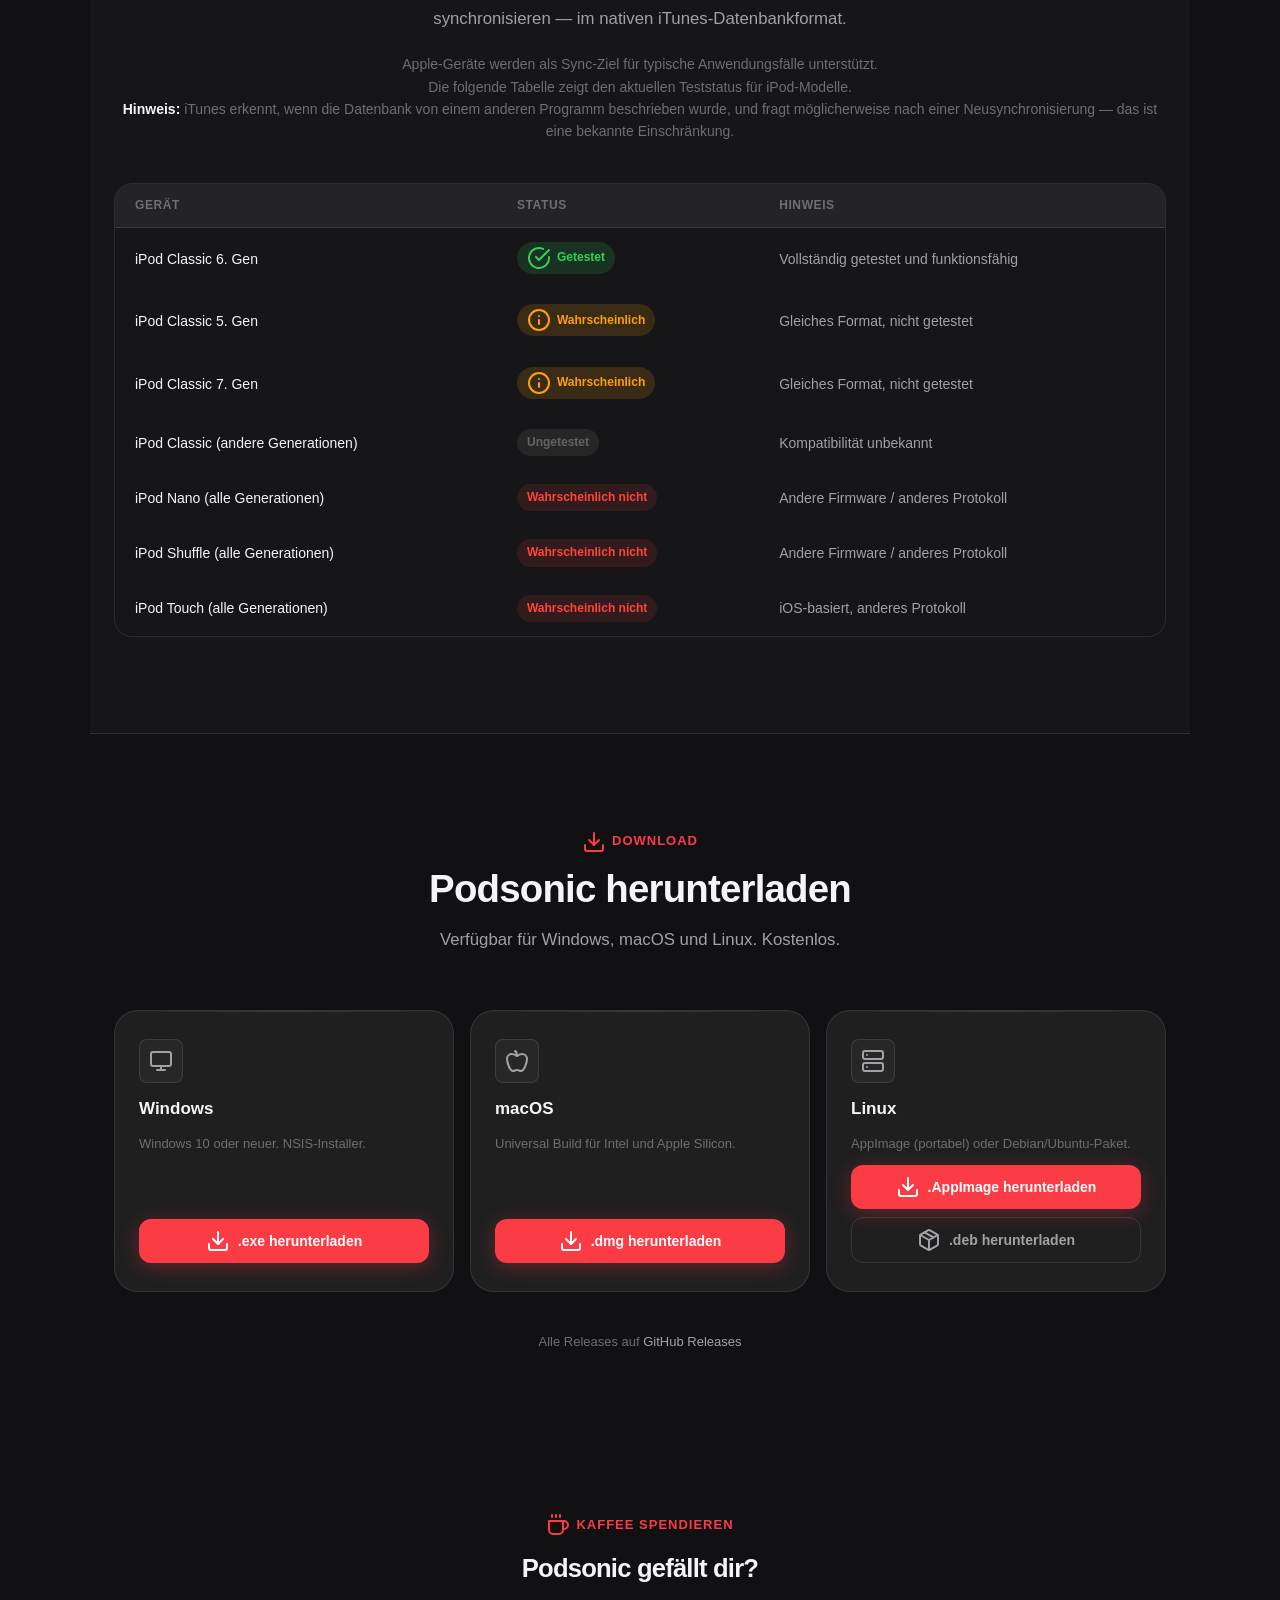
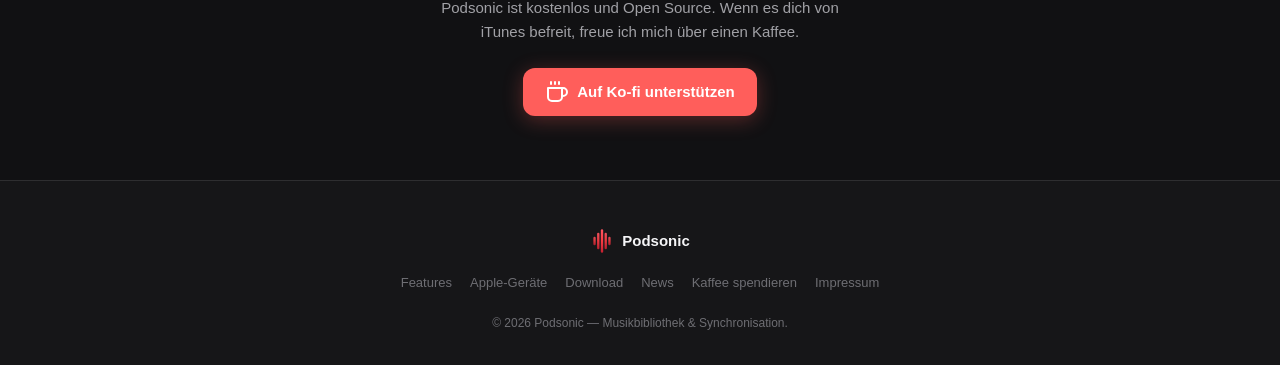
<file: docs/de/index.html>
<!DOCTYPE html>
<html lang="de">
<head>
  <meta charset="UTF-8">
  <meta name="viewport" content="width=device-width, initial-scale=1.0">
  <title>Podsonic — Musikbibliotheksverwaltung — Podsonic</title>
  <meta name="description" content="Desktop-Musikmanager — iTunes-Alternative mit Subsonic-Server-Sync und lokalem Gerätesync. Windows, macOS, Linux.">
  <link rel="icon" type="image/svg+xml" href="assets/img/icon.svg">
  <link rel="stylesheet" href="assets/css/style.css">
</head>
<body>

  <header class="site-header">
    <nav class="nav-container">
      <a href="index.html" class="nav-brand">
        <img src="assets/img/icon-app.svg" alt="Podsonic" class="nav-logo">
        <span>Podsonic</span>
      </a>
      <div class="nav-links" id="nav-links">
        <a href="features.html" class="nav-link">Features</a>
        <a href="index.html#apple"    class="nav-link">Apple-Geräte</a>
        <a href="index.html#download" class="nav-link">Download</a>
        <a href="news.html"           class="nav-link">News</a>
        <div class="nav-sep"></div>
        <a href="https://ko-fi.com/Elmontag" class="nav-kofi" target="_blank" rel="noopener">
          <svg xmlns="http://www.w3.org/2000/svg" width="24" height="24" viewBox="0 0 24 24" fill="none" stroke="currentColor" stroke-width="2" stroke-linecap="round" stroke-linejoin="round"><path d="M17 8h1a4 4 0 1 1 0 8h-1"/><path d="M3 8h14v9a4 4 0 0 1-4 4H7a4 4 0 0 1-4-4Z"/><line x1="6" x2="6" y1="2" y2="4"/><line x1="10" x2="10" y1="2" y2="4"/><line x1="14" x2="14" y1="2" y2="4"/></svg> Kaffee spendieren
        </a>
        <div class="nav-sep"></div>
        <a href="../index.html" class="nav-toggle-btn"
           onclick="localStorage.setItem('podsonic_lang','en')">
          EN
        </a>
      </div>
      <button class="nav-hamburger" id="nav-hamburger" aria-label="Menu">
        <span></span><span></span><span></span>
      </button>
    </nav>
  </header>

  <main class="site-main page-home">
    <section class="hero" id="hero">
<img src="../assets/img/icon-app.svg" alt="Podsonic" class="hero-icon">
<h1>Der Musikmanager,<br><span class="accent">den deine Bibliothek verdient.</span></h1>
<p class="hero-sub">
Podsonic ist ein Desktop-Musikmanager für Windows, macOS und Linux — eine moderne iTunes-Alternative mit Subsonic-Server-Integration, lokaler Bibliotheksverwaltung und Gerätesynchronisation.
</p>
<div class="hero-actions">
<a href="#download" class="btn btn-primary"><svg xmlns="http://www.w3.org/2000/svg" width="24" height="24" viewBox="0 0 24 24" fill="none" stroke="currentColor" stroke-width="2" stroke-linecap="round" stroke-linejoin="round"><path d="M21 15v4a2 2 0 0 1-2 2H5a2 2 0 0 1-2-2v-4"/><polyline points="7 10 12 15 17 10"/><line x1="12" x2="12" y1="15" y2="3"/></svg> Herunterladen</a>
<a href="#features" class="btn btn-secondary"><svg xmlns="http://www.w3.org/2000/svg" width="24" height="24" viewBox="0 0 24 24" fill="none" stroke="currentColor" stroke-width="2" stroke-linecap="round" stroke-linejoin="round"><line x1="8" x2="21" y1="6" y2="6"/><line x1="8" x2="21" y1="12" y2="12"/><line x1="8" x2="21" y1="18" y2="18"/><line x1="3" x2="3.01" y1="6" y2="6"/><line x1="3" x2="3.01" y1="12" y2="12"/><line x1="3" x2="3.01" y1="18" y2="18"/></svg> Features</a>
</div>
</section><div class="feature-strip">
<div class="feature-strip-item"><svg xmlns="http://www.w3.org/2000/svg" width="24" height="24" viewBox="0 0 24 24" fill="none" stroke="currentColor" stroke-width="2" stroke-linecap="round" stroke-linejoin="round"><path d="m16 6 4 14"/><path d="M12 6v14"/><path d="M8 8v12"/><path d="M4 4v16"/></svg> Musikbibliothek</div>
<div class="feature-strip-item"><svg xmlns="http://www.w3.org/2000/svg" width="24" height="24" viewBox="0 0 24 24" fill="none" stroke="currentColor" stroke-width="2" stroke-linecap="round" stroke-linejoin="round"><rect width="20" height="8" x="2" y="2" rx="2" ry="2"/><rect width="20" height="8" x="2" y="14" rx="2" ry="2"/><line x1="6" x2="6.01" y1="6" y2="6"/><line x1="6" x2="6.01" y1="18" y2="18"/></svg> Subsonic-Sync</div>
<div class="feature-strip-item"><svg xmlns="http://www.w3.org/2000/svg" width="24" height="24" viewBox="0 0 24 24" fill="none" stroke="currentColor" stroke-width="2" stroke-linecap="round" stroke-linejoin="round"><line x1="22" x2="2" y1="12" y2="12"/><path d="M5.45 5.11 2 12v6a2 2 0 0 0 2 2h16a2 2 0 0 0 2-2v-6l-3.45-6.89A2 2 0 0 0 16.76 4H7.24a2 2 0 0 0-1.79 1.11z"/><line x1="6" x2="6.01" y1="16" y2="16"/><line x1="10" x2="10.01" y1="16" y2="16"/></svg> Gerätesync</div>
<div class="feature-strip-item"><svg xmlns="http://www.w3.org/2000/svg" width="24" height="24" viewBox="0 0 24 24" fill="none" stroke="currentColor" stroke-width="2" stroke-linecap="round" stroke-linejoin="round"><rect width="20" height="14" x="2" y="3" rx="2"/><line x1="8" x2="16" y1="21" y2="21"/><line x1="12" x2="12" y1="17" y2="21"/></svg> Windows · macOS · Linux</div>
</div><section class="section" id="features">
<div class="section-header">
<div class="section-eyebrow"><svg xmlns="http://www.w3.org/2000/svg" width="24" height="24" viewBox="0 0 24 24" fill="none" stroke="currentColor" stroke-width="2" stroke-linecap="round" stroke-linejoin="round"><rect width="7" height="7" x="3" y="3" rx="1"/><rect width="7" height="7" x="14" y="3" rx="1"/><rect width="7" height="7" x="14" y="14" rx="1"/><rect width="7" height="7" x="3" y="14" rx="1"/></svg> Features</div>
<h2 class="section-title">Alles, was iTunes hätte sein sollen.</h2>
<p class="section-desc">Musiksammlung verwalten, mit Subsonic-Servern synchronisieren, Geräte aktuell halten und Musik mit Fokus genießen — alles in einer App.</p>
</div>
<div class="feature-cards"><div class="feature-card">
<div class="feature-card-icon"><svg xmlns="http://www.w3.org/2000/svg" width="24" height="24" viewBox="0 0 24 24" fill="none" stroke="currentColor" stroke-width="2" stroke-linecap="round" stroke-linejoin="round"><path d="m16 6 4 14"/><path d="M12 6v14"/><path d="M8 8v12"/><path d="M4 4v16"/></svg></div>
<h3>Musikbibliothek</h3>
<p>Leistungsstarke lokale Bibliothek mit Sofortsuche, nicht-destruktiver Tag-Bearbeitung und automatischer Metadaten-Anreicherung aus Online-Quellen.</p>
<ul>
<li><svg xmlns="http://www.w3.org/2000/svg" width="24" height="24" viewBox="0 0 24 24" fill="none" stroke="currentColor" stroke-width="2" stroke-linecap="round" stroke-linejoin="round"><path d="M22 11.08V12a10 10 0 1 1-5.93-9.14"/><path d="m9 11 3 3L22 4"/></svg> ID3-Tags nicht-destruktiv bearbeiten (Overlay-Modell)</li>
<li><svg xmlns="http://www.w3.org/2000/svg" width="24" height="24" viewBox="0 0 24 24" fill="none" stroke="currentColor" stroke-width="2" stroke-linecap="round" stroke-linejoin="round"><path d="M22 11.08V12a10 10 0 1 1-5.93-9.14"/><path d="m9 11 3 3L22 4"/></svg> Cover Art von <a href="https://www.theaudiodb.com" target="_blank" rel="noopener">TheAudioDB</a> &amp; <a href="https://www.last.fm" target="_blank" rel="noopener">Last.fm</a></li>
<li><svg xmlns="http://www.w3.org/2000/svg" width="24" height="24" viewBox="0 0 24 24" fill="none" stroke="currentColor" stroke-width="2" stroke-linecap="round" stroke-linejoin="round"><path d="M22 11.08V12a10 10 0 1 1-5.93-9.14"/><path d="m9 11 3 3L22 4"/></svg> Sofortsuche via SQLite FTS5 — auch bei Zehntausenden Tracks</li>
<li><svg xmlns="http://www.w3.org/2000/svg" width="24" height="24" viewBox="0 0 24 24" fill="none" stroke="currentColor" stroke-width="2" stroke-linecap="round" stroke-linejoin="round"><path d="M22 11.08V12a10 10 0 1 1-5.93-9.14"/><path d="m9 11 3 3L22 4"/></svg> FLAC, MP3, AAC, ALAC und weitere Formate</li>
<li><svg xmlns="http://www.w3.org/2000/svg" width="24" height="24" viewBox="0 0 24 24" fill="none" stroke="currentColor" stroke-width="2" stroke-linecap="round" stroke-linejoin="round"><path d="M22 11.08V12a10 10 0 1 1-5.93-9.14"/><path d="m9 11 3 3L22 4"/></svg> Mehrere Quellordner — Dateien bleiben an Ort und Stelle</li>
<li><svg xmlns="http://www.w3.org/2000/svg" width="24" height="24" viewBox="0 0 24 24" fill="none" stroke="currentColor" stroke-width="2" stroke-linecap="round" stroke-linejoin="round"><path d="M22 11.08V12a10 10 0 1 1-5.93-9.14"/><path d="m9 11 3 3L22 4"/></svg> Audio-CD rippen mit automatischen Metadaten via MusicBrainz</li>
<li><svg xmlns="http://www.w3.org/2000/svg" width="24" height="24" viewBox="0 0 24 24" fill="none" stroke="currentColor" stroke-width="2" stroke-linecap="round" stroke-linejoin="round"><path d="M22 11.08V12a10 10 0 1 1-5.93-9.14"/><path d="m9 11 3 3L22 4"/></svg> Datei- &amp; Ordnerimport mit konfigurierbarer Zielstruktur</li>
</ul>
</div><div class="feature-card">
<div class="feature-card-icon"><svg xmlns="http://www.w3.org/2000/svg" width="24" height="24" viewBox="0 0 24 24" fill="none" stroke="currentColor" stroke-width="2" stroke-linecap="round" stroke-linejoin="round"><rect width="20" height="8" x="2" y="2" rx="2" ry="2"/><rect width="20" height="8" x="2" y="14" rx="2" ry="2"/><line x1="6" x2="6.01" y1="6" y2="6"/><line x1="6" x2="6.01" y1="18" y2="18"/></svg></div>
<h3>Subsonic-Sync</h3>
<p>Verbindung zu jedem Subsonic-kompatiblen Server und selektiver Sync in die lokale Bibliothek.</p>
<ul>
<li><svg xmlns="http://www.w3.org/2000/svg" width="24" height="24" viewBox="0 0 24 24" fill="none" stroke="currentColor" stroke-width="2" stroke-linecap="round" stroke-linejoin="round"><path d="M22 11.08V12a10 10 0 1 1-5.93-9.14"/><path d="m9 11 3 3L22 4"/></svg> Navidrome, Airsonic, Gonic und alle Subsonic-Server</li>
<li><svg xmlns="http://www.w3.org/2000/svg" width="24" height="24" viewBox="0 0 24 24" fill="none" stroke="currentColor" stroke-width="2" stroke-linecap="round" stroke-linejoin="round"><path d="M22 11.08V12a10 10 0 1 1-5.93-9.14"/><path d="m9 11 3 3L22 4"/></svg> Selektiver Sync: Künstler, Alben oder Playlists wählen</li>
<li><svg xmlns="http://www.w3.org/2000/svg" width="24" height="24" viewBox="0 0 24 24" fill="none" stroke="currentColor" stroke-width="2" stroke-linecap="round" stroke-linejoin="round"><path d="M22 11.08V12a10 10 0 1 1-5.93-9.14"/><path d="m9 11 3 3L22 4"/></svg> Live-Fortschritt mit Echtzeit-WebSocket-Updates</li>
<li><svg xmlns="http://www.w3.org/2000/svg" width="24" height="24" viewBox="0 0 24 24" fill="none" stroke="currentColor" stroke-width="2" stroke-linecap="round" stroke-linejoin="round"><path d="M22 11.08V12a10 10 0 1 1-5.93-9.14"/><path d="m9 11 3 3L22 4"/></svg> Netzwerksicher: atomares Schreiben schützt NAS-Mounts</li>
<li><svg xmlns="http://www.w3.org/2000/svg" width="24" height="24" viewBox="0 0 24 24" fill="none" stroke="currentColor" stroke-width="2" stroke-linecap="round" stroke-linejoin="round"><path d="M22 11.08V12a10 10 0 1 1-5.93-9.14"/><path d="m9 11 3 3L22 4"/></svg> Hintergrund-Sync — App bleibt während des Downloads nutzbar</li>
</ul>
</div><div class="feature-card">
<div class="feature-card-icon"><svg xmlns="http://www.w3.org/2000/svg" width="24" height="24" viewBox="0 0 24 24" fill="none" stroke="currentColor" stroke-width="2" stroke-linecap="round" stroke-linejoin="round"><line x1="22" x2="2" y1="12" y2="12"/><path d="M5.45 5.11 2 12v6a2 2 0 0 0 2 2h16a2 2 0 0 0 2-2v-6l-3.45-6.89A2 2 0 0 0 16.76 4H7.24a2 2 0 0 0-1.79 1.11z"/><line x1="6" x2="6.01" y1="16" y2="16"/><line x1="10" x2="10.01" y1="16" y2="16"/></svg></div>
<h3>Gerätesynchronisation</h3>
<p>Bibliothek auf portable Geräte, externe Laufwerke und iPods übertragen.</p>
<ul>
<li><svg xmlns="http://www.w3.org/2000/svg" width="24" height="24" viewBox="0 0 24 24" fill="none" stroke="currentColor" stroke-width="2" stroke-linecap="round" stroke-linejoin="round"><path d="M22 11.08V12a10 10 0 1 1-5.93-9.14"/><path d="m9 11 3 3L22 4"/></svg> Sync auf lokale Ordner und gemountete Laufwerke</li>
<li><svg xmlns="http://www.w3.org/2000/svg" width="24" height="24" viewBox="0 0 24 24" fill="none" stroke="currentColor" stroke-width="2" stroke-linecap="round" stroke-linejoin="round"><path d="M22 11.08V12a10 10 0 1 1-5.93-9.14"/><path d="m9 11 3 3L22 4"/></svg> iPod Classic-Unterstützung (Kompatibilität s. u.)</li>
<li><svg xmlns="http://www.w3.org/2000/svg" width="24" height="24" viewBox="0 0 24 24" fill="none" stroke="currentColor" stroke-width="2" stroke-linecap="round" stroke-linejoin="round"><path d="M22 11.08V12a10 10 0 1 1-5.93-9.14"/><path d="m9 11 3 3L22 4"/></svg> Cover Art direkt auf den iPod übertragen</li>
<li><svg xmlns="http://www.w3.org/2000/svg" width="24" height="24" viewBox="0 0 24 24" fill="none" stroke="currentColor" stroke-width="2" stroke-linecap="round" stroke-linejoin="round"><path d="M22 11.08V12a10 10 0 1 1-5.93-9.14"/><path d="m9 11 3 3L22 4"/></svg> FAT32-kompatibel auf Windows, macOS und Linux</li>
</ul>
</div><div class="feature-card">
<div class="feature-card-icon"><svg xmlns="http://www.w3.org/2000/svg" width="24" height="24" viewBox="0 0 24 24" fill="none" stroke="currentColor" stroke-width="2" stroke-linecap="round" stroke-linejoin="round"><circle cx="12" cy="12" r="10"/><polygon points="10 8 16 12 10 16 10 8"/></svg></div>
<h3>Wiedergabe</h3>
<p>Fokussiertes Hörerlebnis — vom Vollbild-Player bis zu synchronisierten Liedtexten.</p>
<ul>
<li><svg xmlns="http://www.w3.org/2000/svg" width="24" height="24" viewBox="0 0 24 24" fill="none" stroke="currentColor" stroke-width="2" stroke-linecap="round" stroke-linejoin="round"><path d="M22 11.08V12a10 10 0 1 1-5.93-9.14"/><path d="m9 11 3 3L22 4"/></svg> Vollbild-Player mit Album Art</li>
<li><svg xmlns="http://www.w3.org/2000/svg" width="24" height="24" viewBox="0 0 24 24" fill="none" stroke="currentColor" stroke-width="2" stroke-linecap="round" stroke-linejoin="round"><path d="M22 11.08V12a10 10 0 1 1-5.93-9.14"/><path d="m9 11 3 3L22 4"/></svg> Queue-Verwaltung — umordnen, mischen, als Playlist speichern</li>
<li><svg xmlns="http://www.w3.org/2000/svg" width="24" height="24" viewBox="0 0 24 24" fill="none" stroke="currentColor" stroke-width="2" stroke-linecap="round" stroke-linejoin="round"><path d="M22 11.08V12a10 10 0 1 1-5.93-9.14"/><path d="m9 11 3 3L22 4"/></svg> Synchronisierte Liedtexte via <a href="https://lrclib.net" target="_blank" rel="noopener">LRCLib</a></li>
<li><svg xmlns="http://www.w3.org/2000/svg" width="24" height="24" viewBox="0 0 24 24" fill="none" stroke="currentColor" stroke-width="2" stroke-linecap="round" stroke-linejoin="round"><path d="M22 11.08V12a10 10 0 1 1-5.93-9.14"/><path d="m9 11 3 3L22 4"/></svg> Wiedergabe aus jeder Bibliotheksansicht</li>
</ul>
</div></div>
</section><section class="screenshot-section">
<div class="screenshot-wrap">
<div class="screenshot-frame">
<div class="screenshot-chrome">
<span class="chrome-dot close"></span>
<span class="chrome-dot min"></span>
<span class="chrome-dot max"></span>
<span class="chrome-title">Podsonic</span>
</div>
<img src="../assets/img/screenshot.png" alt="Podsonic Screenshot" class="screenshot-img">
</div>
</div>
</section><section class="section apple-section" id="apple">
<div class="section-header">
<div class="section-eyebrow"><svg xmlns="http://www.w3.org/2000/svg" width="24" height="24" viewBox="0 0 24 24" fill="none" stroke="currentColor" stroke-width="2" stroke-linecap="round" stroke-linejoin="round"><path d="M12 20.94c1.5 0 2.75 1.06 4 1.06 3 0 6-8 6-12.22A4.91 4.91 0 0 0 17 5c-2.22 0-4 1.44-5 2-1-.56-2.78-2-5-2a4.9 4.9 0 0 0-5 4.78C2 14 5 22 8 22c1.25 0 2.5-1.06 4-1.06Z"/><path d="M10 2c1 .5 2 2 2 5"/></svg> Apple-Geräte</div>
<h2 class="section-title">Ernsthafter iPod-Support.</h2>
<p class="section-desc">Podsonic kann die Musikbibliothek direkt auf einen iPod Classic synchronisieren — im nativen iTunes-Datenbankformat.</p>
</div>
<p class="apple-note">
Apple-Geräte werden als Sync-Ziel für typische Anwendungsfälle unterstützt.<br>
Die folgende Tabelle zeigt den aktuellen Teststatus für iPod-Modelle.<br>
<strong>Hinweis:</strong> iTunes erkennt, wenn die Datenbank von einem anderen Programm beschrieben wurde, und fragt möglicherweise nach einer Neusynchronisierung — das ist eine bekannte Einschränkung.
</p>
<table class="device-table">
<thead>
<tr>
<th>Gerät</th>
<th>Status</th>
<th>Hinweis</th>
</tr>
</thead>
<tbody>
<tr>
<td>iPod Classic 6. Gen</td>
<td><span class="status-badge status-ok"><svg xmlns="http://www.w3.org/2000/svg" width="24" height="24" viewBox="0 0 24 24" fill="none" stroke="currentColor" stroke-width="2" stroke-linecap="round" stroke-linejoin="round"><path d="M22 11.08V12a10 10 0 1 1-5.93-9.14"/><path d="m9 11 3 3L22 4"/></svg> Getestet</span></td>
<td>Vollständig getestet und funktionsfähig</td>
</tr>
<tr>
<td>iPod Classic 5. Gen</td>
<td><span class="status-badge status-likely"><svg xmlns="http://www.w3.org/2000/svg" width="24" height="24" viewBox="0 0 24 24" fill="none" stroke="currentColor" stroke-width="2" stroke-linecap="round" stroke-linejoin="round"><circle cx="12" cy="12" r="10"/><path d="M12 16v-4"/><path d="M12 8h.01"/></svg> Wahrscheinlich</span></td>
<td>Gleiches Format, nicht getestet</td>
</tr>
<tr>
<td>iPod Classic 7. Gen</td>
<td><span class="status-badge status-likely"><svg xmlns="http://www.w3.org/2000/svg" width="24" height="24" viewBox="0 0 24 24" fill="none" stroke="currentColor" stroke-width="2" stroke-linecap="round" stroke-linejoin="round"><circle cx="12" cy="12" r="10"/><path d="M12 16v-4"/><path d="M12 8h.01"/></svg> Wahrscheinlich</span></td>
<td>Gleiches Format, nicht getestet</td>
</tr>
<tr>
<td>iPod Classic (andere Generationen)</td>
<td><span class="status-badge status-unknown">Ungetestet</span></td>
<td>Kompatibilität unbekannt</td>
</tr>
<tr>
<td>iPod Nano (alle Generationen)</td>
<td><span class="status-badge status-no">Wahrscheinlich nicht</span></td>
<td>Andere Firmware / anderes Protokoll</td>
</tr>
<tr>
<td>iPod Shuffle (alle Generationen)</td>
<td><span class="status-badge status-no">Wahrscheinlich nicht</span></td>
<td>Andere Firmware / anderes Protokoll</td>
</tr>
<tr>
<td>iPod Touch (alle Generationen)</td>
<td><span class="status-badge status-no">Wahrscheinlich nicht</span></td>
<td>iOS-basiert, anderes Protokoll</td>
</tr>
</tbody>
</table>
</section><section class="section" id="download">
<div class="section-header">
<div class="section-eyebrow"><svg xmlns="http://www.w3.org/2000/svg" width="24" height="24" viewBox="0 0 24 24" fill="none" stroke="currentColor" stroke-width="2" stroke-linecap="round" stroke-linejoin="round"><path d="M21 15v4a2 2 0 0 1-2 2H5a2 2 0 0 1-2-2v-4"/><polyline points="7 10 12 15 17 10"/><line x1="12" x2="12" y1="15" y2="3"/></svg> Download</div>
<h2 class="section-title">Podsonic herunterladen</h2>
<p class="section-desc">Verfügbar für Windows, macOS und Linux. Kostenlos.</p>
</div>
<div class="download-cards"><div class="dl-card">
<div class="dl-card-icon"><svg xmlns="http://www.w3.org/2000/svg" width="24" height="24" viewBox="0 0 24 24" fill="none" stroke="currentColor" stroke-width="2" stroke-linecap="round" stroke-linejoin="round"><rect width="20" height="14" x="2" y="3" rx="2"/><line x1="8" x2="16" y1="21" y2="21"/><line x1="12" x2="12" y1="17" y2="21"/></svg></div>
<h3>Windows</h3>
<p class="dl-card-desc">Windows 10 oder neuer. NSIS-Installer.</p>
<div class="dl-links">
<a href="https://github.com/Elmontag/podsonic-releases/releases/latest" class="btn btn-primary" target="_blank" rel="noopener" data-dl-asset="exe">
<svg xmlns="http://www.w3.org/2000/svg" width="24" height="24" viewBox="0 0 24 24" fill="none" stroke="currentColor" stroke-width="2" stroke-linecap="round" stroke-linejoin="round"><path d="M21 15v4a2 2 0 0 1-2 2H5a2 2 0 0 1-2-2v-4"/><polyline points="7 10 12 15 17 10"/><line x1="12" x2="12" y1="15" y2="3"/></svg> .exe herunterladen
</a>
</div>
</div><div class="dl-card">
<div class="dl-card-icon"><svg xmlns="http://www.w3.org/2000/svg" width="24" height="24" viewBox="0 0 24 24" fill="none" stroke="currentColor" stroke-width="2" stroke-linecap="round" stroke-linejoin="round"><path d="M12 20.94c1.5 0 2.75 1.06 4 1.06 3 0 6-8 6-12.22A4.91 4.91 0 0 0 17 5c-2.22 0-4 1.44-5 2-1-.56-2.78-2-5-2a4.9 4.9 0 0 0-5 4.78C2 14 5 22 8 22c1.25 0 2.5-1.06 4-1.06Z"/><path d="M10 2c1 .5 2 2 2 5"/></svg></div>
<h3>macOS</h3>
<p class="dl-card-desc">Universal Build für Intel und Apple Silicon.</p>
<div class="dl-links">
<a href="https://github.com/Elmontag/podsonic-releases/releases/latest" class="btn btn-primary" target="_blank" rel="noopener" data-dl-asset="dmg">
<svg xmlns="http://www.w3.org/2000/svg" width="24" height="24" viewBox="0 0 24 24" fill="none" stroke="currentColor" stroke-width="2" stroke-linecap="round" stroke-linejoin="round"><path d="M21 15v4a2 2 0 0 1-2 2H5a2 2 0 0 1-2-2v-4"/><polyline points="7 10 12 15 17 10"/><line x1="12" x2="12" y1="15" y2="3"/></svg> .dmg herunterladen
</a>
</div>
</div><div class="dl-card">
<div class="dl-card-icon"><svg xmlns="http://www.w3.org/2000/svg" width="24" height="24" viewBox="0 0 24 24" fill="none" stroke="currentColor" stroke-width="2" stroke-linecap="round" stroke-linejoin="round"><rect width="20" height="8" x="2" y="2" rx="2" ry="2"/><rect width="20" height="8" x="2" y="14" rx="2" ry="2"/><line x1="6" x2="6.01" y1="6" y2="6"/><line x1="6" x2="6.01" y1="18" y2="18"/></svg></div>
<h3>Linux</h3>
<p class="dl-card-desc">AppImage (portabel) oder Debian/Ubuntu-Paket.</p>
<div class="dl-links">
<a href="https://github.com/Elmontag/podsonic-releases/releases/latest" class="btn btn-primary" target="_blank" rel="noopener" data-dl-asset="AppImage">
<svg xmlns="http://www.w3.org/2000/svg" width="24" height="24" viewBox="0 0 24 24" fill="none" stroke="currentColor" stroke-width="2" stroke-linecap="round" stroke-linejoin="round"><path d="M21 15v4a2 2 0 0 1-2 2H5a2 2 0 0 1-2-2v-4"/><polyline points="7 10 12 15 17 10"/><line x1="12" x2="12" y1="15" y2="3"/></svg> .AppImage herunterladen
</a>
<a href="https://github.com/Elmontag/podsonic-releases/releases/latest" class="btn btn-ghost" target="_blank" rel="noopener" data-dl-asset="deb">
<svg xmlns="http://www.w3.org/2000/svg" width="24" height="24" viewBox="0 0 24 24" fill="none" stroke="currentColor" stroke-width="2" stroke-linecap="round" stroke-linejoin="round"><path d="m7.5 4.27 9 5.15"/><path d="M21 8a2 2 0 0 0-1-1.73l-7-4a2 2 0 0 0-2 0l-7 4A2 2 0 0 0 3 8v8a2 2 0 0 0 1 1.73l7 4a2 2 0 0 0 2 0l7-4A2 2 0 0 0 21 16Z"/><path d="m3.3 7 8.7 5 8.7-5"/><path d="M12 22V12"/></svg> .deb herunterladen
</a>
</div>
</div></div>
<p class="dl-note">Alle Releases auf <a href="https://github.com/Elmontag/podsonic-releases/releases" target="_blank" rel="noopener">GitHub Releases</a></p>
</section><section class="support-section">
<div class="section-eyebrow" style="justify-content:center;margin-bottom:16px"><svg xmlns="http://www.w3.org/2000/svg" width="24" height="24" viewBox="0 0 24 24" fill="none" stroke="currentColor" stroke-width="2" stroke-linecap="round" stroke-linejoin="round"><path d="M17 8h1a4 4 0 1 1 0 8h-1"/><path d="M3 8h14v9a4 4 0 0 1-4 4H7a4 4 0 0 1-4-4Z"/><line x1="6" x2="6" y1="2" y2="4"/><line x1="10" x2="10" y1="2" y2="4"/><line x1="14" x2="14" y1="2" y2="4"/></svg> Kaffee spendieren</div>
<h2 class="section-title" style="text-align:center;font-size:1.6rem;margin-bottom:12px">Podsonic gefällt dir?</h2>
<p>Podsonic ist kostenlos und Open Source. Wenn es dich von iTunes befreit, freue ich mich über einen Kaffee.</p>
<a href="https://ko-fi.com/Elmontag" class="btn btn-kofi" target="_blank" rel="noopener">
<svg xmlns="http://www.w3.org/2000/svg" width="24" height="24" viewBox="0 0 24 24" fill="none" stroke="currentColor" stroke-width="2" stroke-linecap="round" stroke-linejoin="round"><path d="M17 8h1a4 4 0 1 1 0 8h-1"/><path d="M3 8h14v9a4 4 0 0 1-4 4H7a4 4 0 0 1-4-4Z"/><line x1="6" x2="6" y1="2" y2="4"/><line x1="10" x2="10" y1="2" y2="4"/><line x1="14" x2="14" y1="2" y2="4"/></svg> Auf Ko-fi unterstützen
</a>
</section>

  </main>

  <footer class="site-footer">
    <div class="footer-inner">
      <div class="footer-brand">
        <img src="assets/img/icon-app.svg" alt="Podsonic" class="footer-logo">
        <span>Podsonic</span>
      </div>
      <div class="footer-links">
        <a href="features.html">Features</a>
        <a href="index.html#apple">Apple-Geräte</a>
        <a href="index.html#download">Download</a>
        <a href="news.html">News</a>
        <a href="https://ko-fi.com/Elmontag" target="_blank" rel="noopener">Kaffee spendieren</a>
        <a href="impressum.html">Impressum</a>
      </div>
      <div class="footer-copy">&copy; 2026 Podsonic — Musikbibliothek &amp; Synchronisation.</div>
    </div>
  </footer>

  <script>
    const ham = document.getElementById('nav-hamburger');
    const nav = document.getElementById('nav-links');
    if (ham && nav) {
      ham.addEventListener('click', () => nav.classList.toggle('open'));
    }
  </script>

  <script>
    (function() {
      var links = document.querySelectorAll('[data-dl-asset]');
      if (!links.length) return;
      fetch('https://api.github.com/repos/Elmontag/podsonic-releases/releases/latest')
        .then(function(r) { return r.json(); })
        .then(function(release) {
          var assets = release.assets || [];
          links.forEach(function(el) {
            var ext = el.getAttribute('data-dl-asset').toLowerCase();
            var asset = assets.find(function(a) {
              return a.name.toLowerCase().endsWith('.' + ext);
            });
            if (asset) el.href = asset.browser_download_url;
          });
        })
        .catch(function() {});
    })();
  </script>

</body>
</html>
</file>
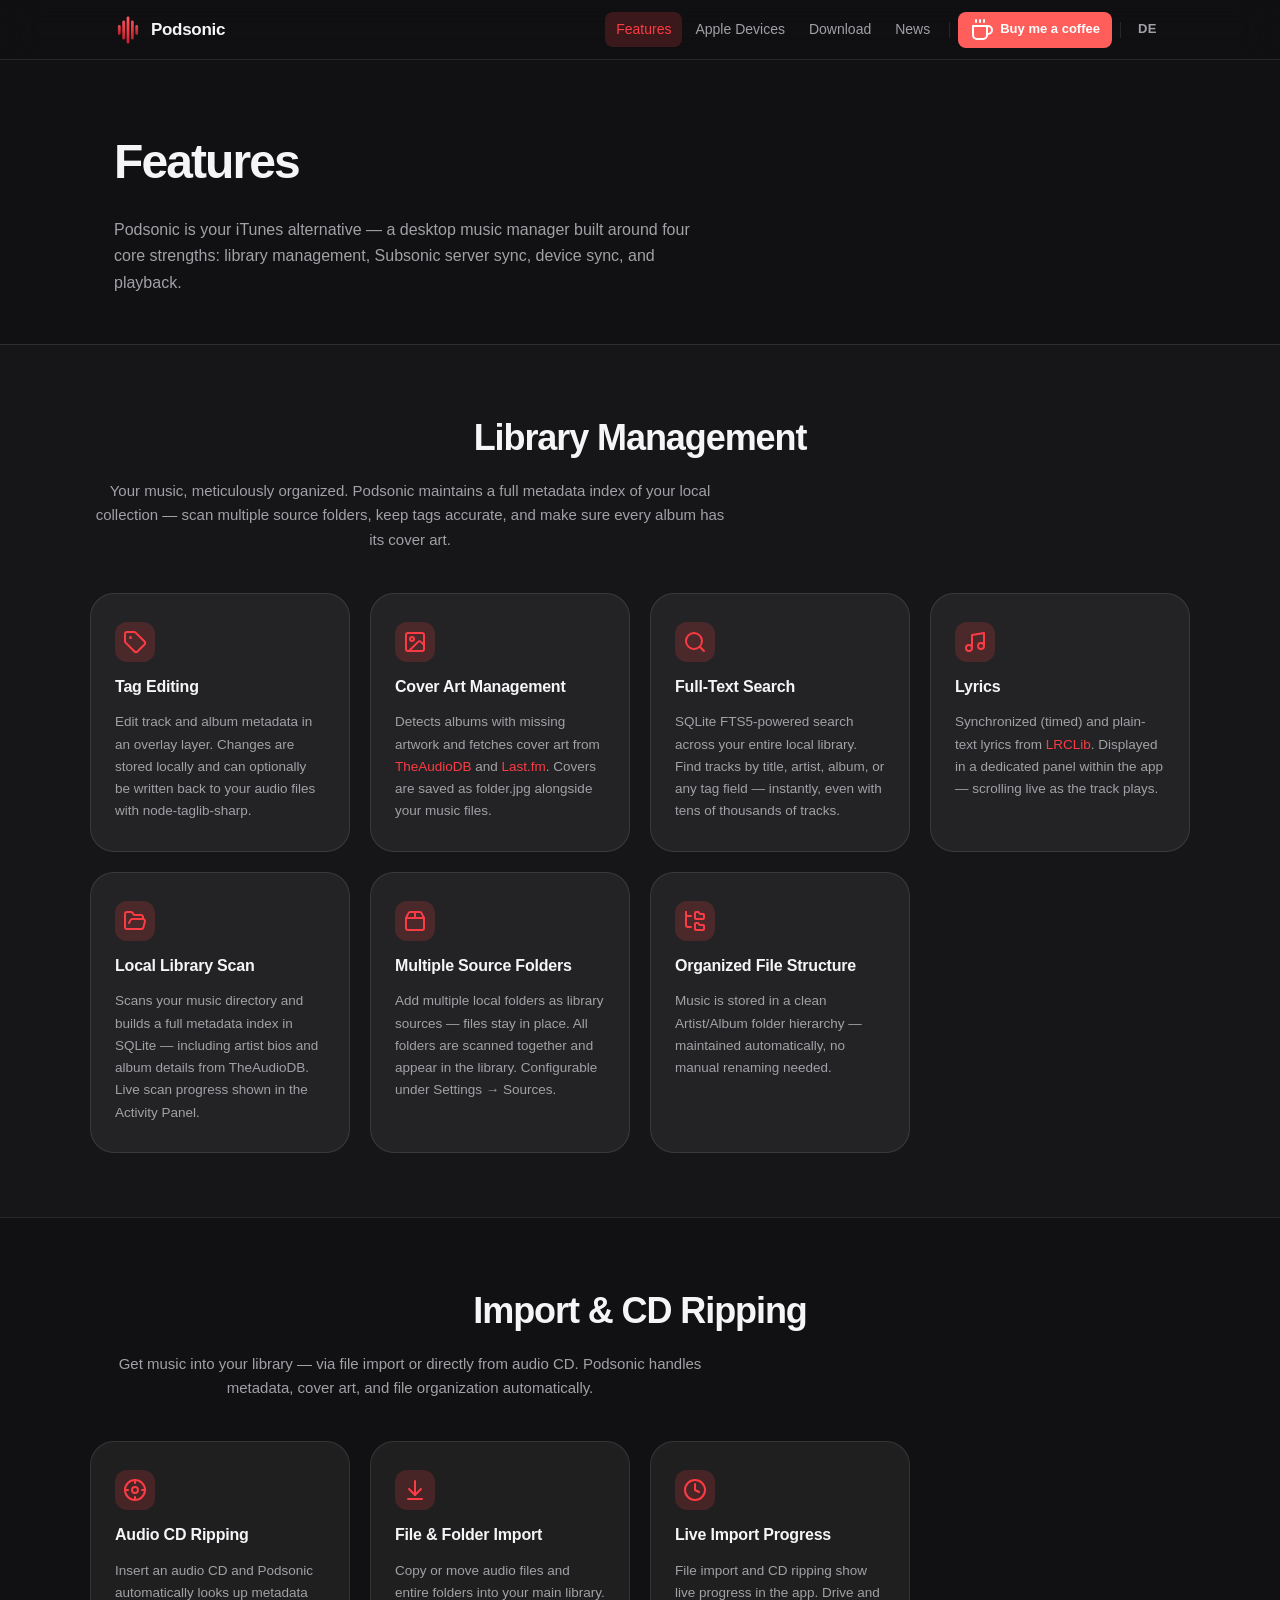
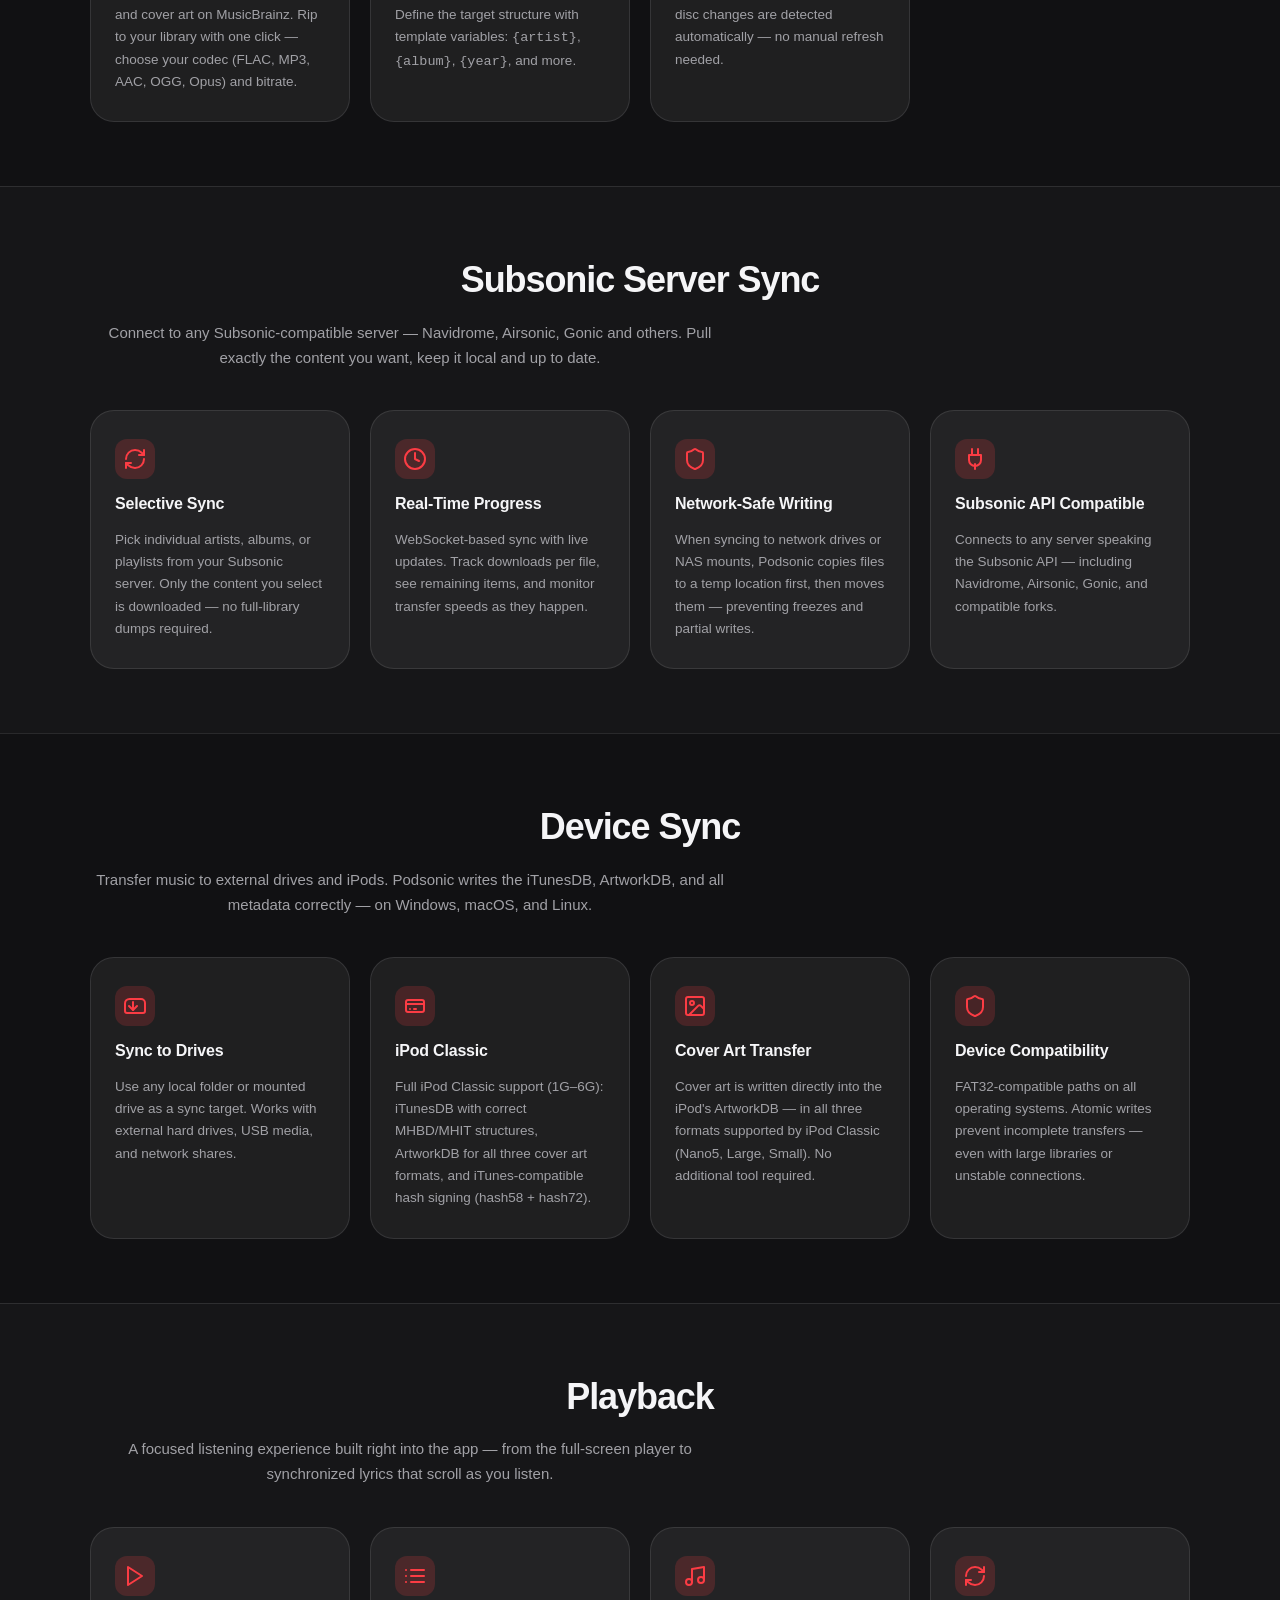
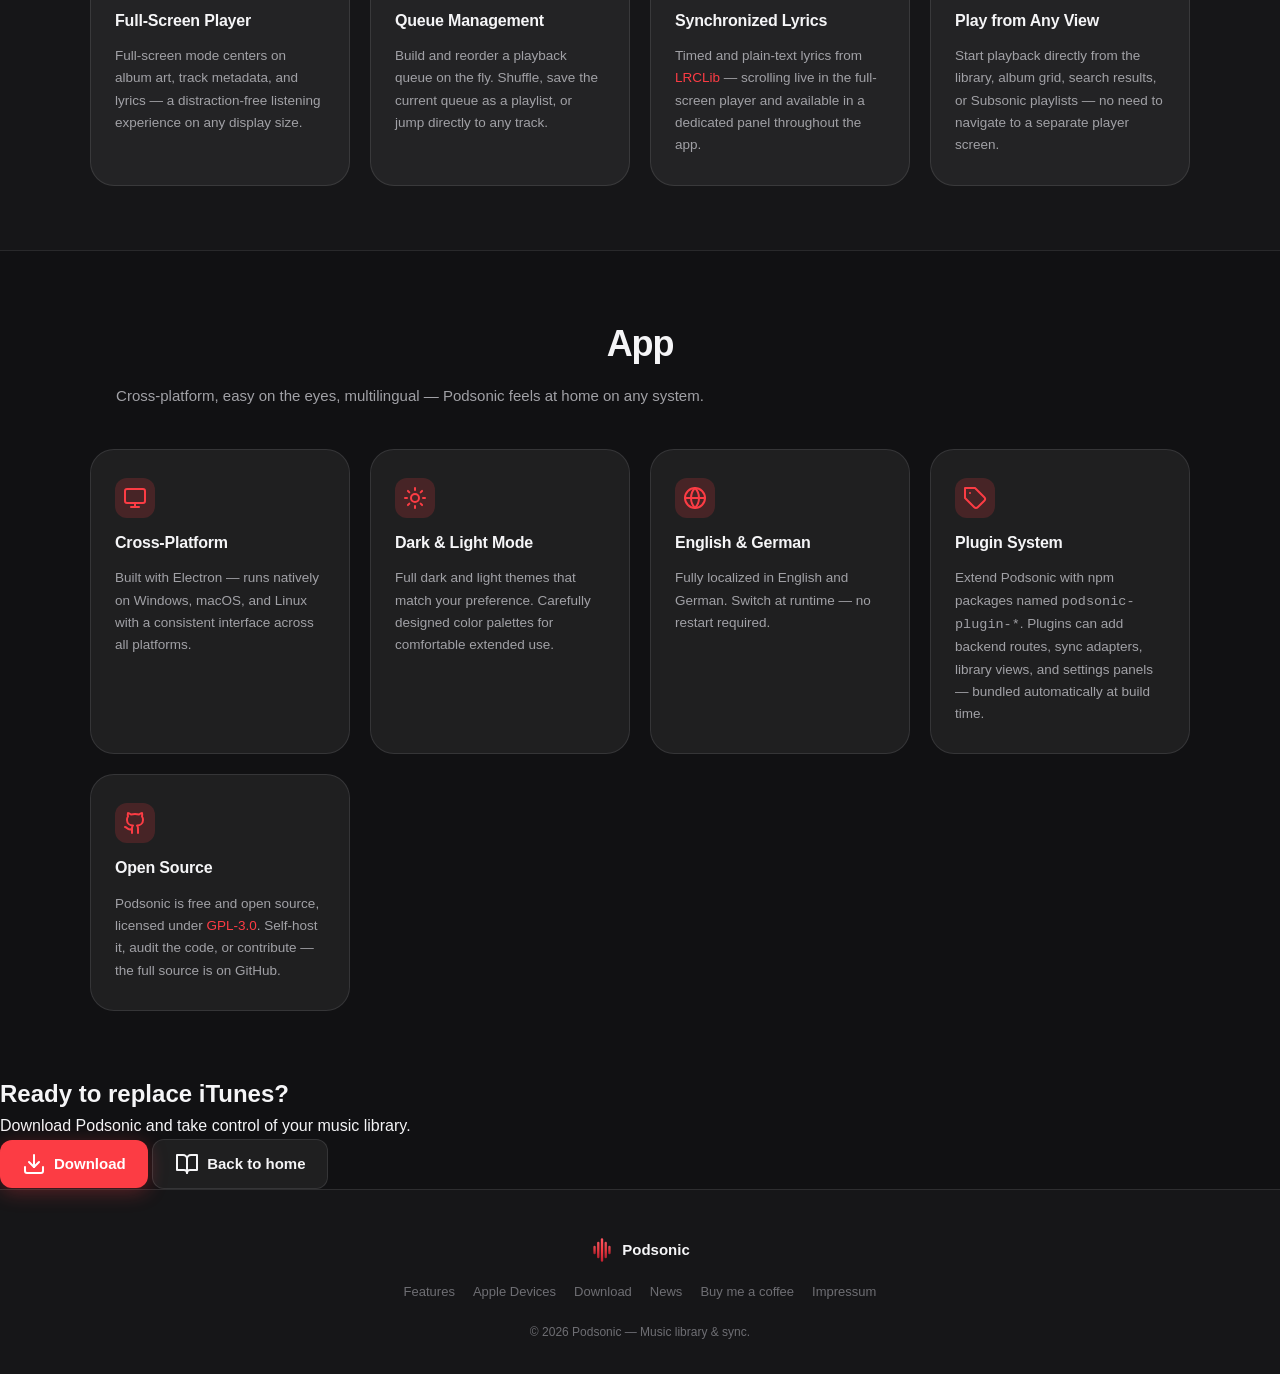
<file: docs/features.html>
<!DOCTYPE html>
<html lang="en">
<head>
  <meta charset="UTF-8">
  <meta name="viewport" content="width=device-width, initial-scale=1.0">
  <title>Features — Podsonic</title>
  <meta name="description" content="Podsonic — music library manager, Subsonic server sync, device sync, and focused playback. Everything your iTunes alternative needs.">
  <link rel="icon" type="image/svg+xml" href="assets/img/icon.svg">
  <link rel="stylesheet" href="assets/css/style.css">
</head>
<body>

  <header class="site-header">
    <nav class="nav-container">
      <a href="index.html" class="nav-brand">
        <img src="assets/img/icon-app.svg" alt="Podsonic" class="nav-logo">
        <span>Podsonic</span>
      </a>
      <div class="nav-links" id="nav-links">
        <a href="features.html" class="nav-link active">Features</a>
        <a href="index.html#apple"    class="nav-link">Apple Devices</a>
        <a href="index.html#download" class="nav-link">Download</a>
        <a href="news.html"           class="nav-link">News</a>
        <div class="nav-sep"></div>
        <a href="https://ko-fi.com/Elmontag" class="nav-kofi" target="_blank" rel="noopener">
          <svg xmlns="http://www.w3.org/2000/svg" width="24" height="24" viewBox="0 0 24 24" fill="none" stroke="currentColor" stroke-width="2" stroke-linecap="round" stroke-linejoin="round"><path d="M17 8h1a4 4 0 1 1 0 8h-1"/><path d="M3 8h14v9a4 4 0 0 1-4 4H7a4 4 0 0 1-4-4Z"/><line x1="6" x2="6" y1="2" y2="4"/><line x1="10" x2="10" y1="2" y2="4"/><line x1="14" x2="14" y1="2" y2="4"/></svg> Buy me a coffee
        </a>
        <div class="nav-sep"></div>
        <a href="de/features.html" class="nav-toggle-btn"
           onclick="localStorage.setItem('podsonic_lang','de')">
          DE
        </a>
      </div>
      <button class="nav-hamburger" id="nav-hamburger" aria-label="Menu">
        <span></span><span></span><span></span>
      </button>
    </nav>
  </header>

  <main class="site-main page-features">
    <section class="page-header">
<h1>Features</h1>
<p>Podsonic is your iTunes alternative — a desktop music manager built around four core strengths: library management, Subsonic server sync, device sync, and playback.</p>
</section><section class="features-detail" id="library">
<div class="section-header">
<h2>Library Management</h2>
<p class="section-intro">Your music, meticulously organized. Podsonic maintains a full metadata index of your local collection — scan multiple source folders, keep tags accurate, and make sure every album has its cover art.</p>
</div>
<div class="fd-grid"><div class="fd-card">
<div class="fd-icon"><svg xmlns="http://www.w3.org/2000/svg" width="24" height="24" viewBox="0 0 24 24" fill="none" stroke="currentColor" stroke-width="2" stroke-linecap="round" stroke-linejoin="round"><path d="M12.586 2.586A2 2 0 0 0 11.172 2H4a2 2 0 0 0-2 2v7.172a2 2 0 0 0 .586 1.414l8.704 8.704a2.426 2.426 0 0 0 3.42 0l6.58-6.58a2.426 2.426 0 0 0 0-3.42z"/><circle cx="7.5" cy="7.5" r=".5" fill="currentColor"/></svg></div>
<h3>Tag Editing</h3>
<p>Edit track and album metadata in an overlay layer. Changes are stored locally and can optionally be written back to your audio files with node-taglib-sharp.</p>
</div><div class="fd-card">
<div class="fd-icon"><svg xmlns="http://www.w3.org/2000/svg" width="24" height="24" viewBox="0 0 24 24" fill="none" stroke="currentColor" stroke-width="2" stroke-linecap="round" stroke-linejoin="round"><rect width="18" height="18" x="3" y="3" rx="2" ry="2"/><circle cx="9" cy="9" r="2"/><path d="m21 15-3.086-3.086a2 2 0 0 0-2.828 0L6 21"/></svg></div>
<h3>Cover Art Management</h3>
<p>Detects albums with missing artwork and fetches cover art from <a href="https://www.theaudiodb.com" target="_blank" rel="noopener">TheAudioDB</a> and <a href="https://www.last.fm" target="_blank" rel="noopener">Last.fm</a>. Covers are saved as folder.jpg alongside your music files.</p>
</div><div class="fd-card">
<div class="fd-icon"><svg xmlns="http://www.w3.org/2000/svg" width="24" height="24" viewBox="0 0 24 24" fill="none" stroke="currentColor" stroke-width="2" stroke-linecap="round" stroke-linejoin="round"><circle cx="11" cy="11" r="8"/><path d="m21 21-4.3-4.3"/></svg></div>
<h3>Full-Text Search</h3>
<p>SQLite FTS5-powered search across your entire local library. Find tracks by title, artist, album, or any tag field — instantly, even with tens of thousands of tracks.</p>
</div><div class="fd-card">
<div class="fd-icon"><svg xmlns="http://www.w3.org/2000/svg" width="24" height="24" viewBox="0 0 24 24" fill="none" stroke="currentColor" stroke-width="2" stroke-linecap="round" stroke-linejoin="round"><path d="M9 18V5l12-2v13"/><circle cx="6" cy="18" r="3"/><circle cx="18" cy="16" r="3"/></svg></div>
<h3>Lyrics</h3>
<p>Synchronized (timed) and plain-text lyrics from <a href="https://lrclib.net" target="_blank" rel="noopener">LRCLib</a>. Displayed in a dedicated panel within the app — scrolling live as the track plays.</p>
</div><div class="fd-card">
<div class="fd-icon"><svg xmlns="http://www.w3.org/2000/svg" width="24" height="24" viewBox="0 0 24 24" fill="none" stroke="currentColor" stroke-width="2" stroke-linecap="round" stroke-linejoin="round"><path d="m6 14 1.5-2.9A2 2 0 0 1 9.24 10H20a2 2 0 0 1 1.94 2.5l-1.54 6a2 2 0 0 1-1.95 1.5H4a2 2 0 0 1-2-2V5a2 2 0 0 1 2-2h3.9a2 2 0 0 1 1.69.9l.81 1.2a2 2 0 0 0 1.67.9H18a2 2 0 0 1 2 2v2"/></svg></div>
<h3>Local Library Scan</h3>
<p>Scans your music directory and builds a full metadata index in SQLite — including artist bios and album details from TheAudioDB. Live scan progress shown in the Activity Panel.</p>
</div><div class="fd-card">
<div class="fd-icon"><svg xmlns="http://www.w3.org/2000/svg" width="24" height="24" viewBox="0 0 24 24" fill="none" stroke="currentColor" stroke-width="2" stroke-linecap="round" stroke-linejoin="round"><path d="M3 9h18v10a2 2 0 0 1-2 2H5a2 2 0 0 1-2-2V9Z"/><path d="m3 9 2.45-4.9A2 2 0 0 1 7.24 3h9.52a2 2 0 0 1 1.8 1.1L21 9"/><path d="M12 3v6"/></svg></div>
<h3>Multiple Source Folders</h3>
<p>Add multiple local folders as library sources — files stay in place. All folders are scanned together and appear in the library. Configurable under Settings → Sources.</p>
</div><div class="fd-card">
<div class="fd-icon"><svg xmlns="http://www.w3.org/2000/svg" width="24" height="24" viewBox="0 0 24 24" fill="none" stroke="currentColor" stroke-width="2" stroke-linecap="round" stroke-linejoin="round"><path d="M13 10h7a1 1 0 0 0 1-1V6a1 1 0 0 0-1-1h-2.5a1 1 0 0 1-.8-.4l-.9-1.2A1 1 0 0 0 15.2 3H13a1 1 0 0 0-1 1v5a1 1 0 0 0 1 1Z"/><path d="M13 21h7a1 1 0 0 0 1-1v-3a1 1 0 0 0-1-1h-2.88a1 1 0 0 1-.8-.4l-.9-1.2a1 1 0 0 0-.8-.4H13a1 1 0 0 0-1 1v5a1 1 0 0 0 1 1Z"/><path d="M3 3v2c0 1.1.9 2 2 2h3"/><path d="M3 3v13c0 1.1.9 2 2 2h3"/></svg></div>
<h3>Organized File Structure</h3>
<p>Music is stored in a clean Artist/Album folder hierarchy — maintained automatically, no manual renaming needed.</p>
</div></div>
</section><section class="features-detail" id="import">
<div class="section-header">
<h2>Import &amp; CD Ripping</h2>
<p class="section-intro">Get music into your library — via file import or directly from audio CD. Podsonic handles metadata, cover art, and file organization automatically.</p>
</div>
<div class="fd-grid"><div class="fd-card">
<div class="fd-icon"><svg xmlns="http://www.w3.org/2000/svg" width="24" height="24" viewBox="0 0 24 24" fill="none" stroke="currentColor" stroke-width="2" stroke-linecap="round" stroke-linejoin="round"><circle cx="12" cy="12" r="10"/><circle cx="12" cy="12" r="3"/><line x1="12" y1="2" x2="12" y2="5"/><line x1="12" y1="19" x2="12" y2="22"/><line x1="2" y1="12" x2="5" y2="12"/><line x1="19" y1="12" x2="22" y2="12"/></svg></div>
<h3>Audio CD Ripping</h3>
<p>Insert an audio CD and Podsonic automatically looks up metadata and cover art on MusicBrainz. Rip to your library with one click — choose your codec (FLAC, MP3, AAC, OGG, Opus) and bitrate.</p>
</div><div class="fd-card">
<div class="fd-icon"><svg xmlns="http://www.w3.org/2000/svg" width="24" height="24" viewBox="0 0 24 24" fill="none" stroke="currentColor" stroke-width="2" stroke-linecap="round" stroke-linejoin="round"><path d="M12 17V3"/><path d="m6 11 6 6 6-6"/><path d="M19 21H5"/></svg></div>
<h3>File &amp; Folder Import</h3>
<p>Copy or move audio files and entire folders into your main library. Define the target structure with template variables: <code>{artist}</code>, <code>{album}</code>, <code>{year}</code>, and more.</p>
</div><div class="fd-card">
<div class="fd-icon"><svg xmlns="http://www.w3.org/2000/svg" width="24" height="24" viewBox="0 0 24 24" fill="none" stroke="currentColor" stroke-width="2" stroke-linecap="round" stroke-linejoin="round"><circle cx="12" cy="12" r="10"/><polyline points="12 6 12 12 16 14"/></svg></div>
<h3>Live Import Progress</h3>
<p>File import and CD ripping show live progress in the app. Drive and disc changes are detected automatically — no manual refresh needed.</p>
</div></div>
</section><section class="features-detail" id="sync">
<div class="section-header">
<h2>Subsonic Server Sync</h2>
<p class="section-intro">Connect to any Subsonic-compatible server — Navidrome, Airsonic, Gonic and others. Pull exactly the content you want, keep it local and up to date.</p>
</div>
<div class="fd-grid"><div class="fd-card">
<div class="fd-icon"><svg xmlns="http://www.w3.org/2000/svg" width="24" height="24" viewBox="0 0 24 24" fill="none" stroke="currentColor" stroke-width="2" stroke-linecap="round" stroke-linejoin="round"><path d="M3 12a9 9 0 0 1 9-9 9.75 9.75 0 0 1 6.74 2.74L21 8"/><path d="M21 3v5h-5"/><path d="M21 12a9 9 0 0 1-9 9 9.75 9.75 0 0 1-6.74-2.74L3 16"/><path d="M3 21v-5h5"/></svg></div>
<h3>Selective Sync</h3>
<p>Pick individual artists, albums, or playlists from your Subsonic server. Only the content you select is downloaded — no full-library dumps required.</p>
</div><div class="fd-card">
<div class="fd-icon"><svg xmlns="http://www.w3.org/2000/svg" width="24" height="24" viewBox="0 0 24 24" fill="none" stroke="currentColor" stroke-width="2" stroke-linecap="round" stroke-linejoin="round"><circle cx="12" cy="12" r="10"/><polyline points="12 6 12 12 16 14"/></svg></div>
<h3>Real-Time Progress</h3>
<p>WebSocket-based sync with live updates. Track downloads per file, see remaining items, and monitor transfer speeds as they happen.</p>
</div><div class="fd-card">
<div class="fd-icon"><svg xmlns="http://www.w3.org/2000/svg" width="24" height="24" viewBox="0 0 24 24" fill="none" stroke="currentColor" stroke-width="2" stroke-linecap="round" stroke-linejoin="round"><path d="M20 13c0 5-3.5 7.5-7.66 8.95a1 1 0 0 1-.67-.01C7.5 20.5 4 18 4 13V6a1 1 0 0 1 1-1c2 0 4.5-1.2 6.24-2.72a1.17 1.17 0 0 1 1.52 0C14.51 3.81 17 5 19 5a1 1 0 0 1 1 1z"/></svg></div>
<h3>Network-Safe Writing</h3>
<p>When syncing to network drives or NAS mounts, Podsonic copies files to a temp location first, then moves them — preventing freezes and partial writes.</p>
</div><div class="fd-card">
<div class="fd-icon"><svg xmlns="http://www.w3.org/2000/svg" width="24" height="24" viewBox="0 0 24 24" fill="none" stroke="currentColor" stroke-width="2" stroke-linecap="round" stroke-linejoin="round"><path d="M12 22v-5"/><path d="M9 8V2"/><path d="M15 8V2"/><path d="M18 8v5a6 6 0 0 1-6 6 6 6 0 0 1-6-6V8Z"/></svg></div>
<h3>Subsonic API Compatible</h3>
<p>Connects to any server speaking the Subsonic API — including Navidrome, Airsonic, Gonic, and compatible forks.</p>
</div></div>
</section><section class="features-detail" id="devices">
<div class="section-header">
<h2>Device Sync</h2>
<p class="section-intro">Transfer music to external drives and iPods. Podsonic writes the iTunesDB, ArtworkDB, and all metadata correctly — on Windows, macOS, and Linux.</p>
</div>
<div class="fd-grid"><div class="fd-card">
<div class="fd-icon"><svg xmlns="http://www.w3.org/2000/svg" width="24" height="24" viewBox="0 0 24 24" fill="none" stroke="currentColor" stroke-width="2" stroke-linecap="round" stroke-linejoin="round"><path d="M22 17a2 2 0 0 1-2 2H4a2 2 0 0 1-2-2V9.5C2 7 4 5 6.5 5H18c2.2 0 4 1.8 4 4v8Z"/><polyline points="6,12 10,16 14,12"/><line x1="10" y1="16" x2="10" y2="8"/></svg></div>
<h3>Sync to Drives</h3>
<p>Use any local folder or mounted drive as a sync target. Works with external hard drives, USB media, and network shares.</p>
</div><div class="fd-card">
<div class="fd-icon"><svg xmlns="http://www.w3.org/2000/svg" width="24" height="24" viewBox="0 0 24 24" fill="none" stroke="currentColor" stroke-width="2" stroke-linecap="round" stroke-linejoin="round"><rect width="18" height="12" x="3" y="6" rx="2"/><path d="M3 10h18"/><path d="M7 15h.01"/><path d="M11 15h2"/></svg></div>
<h3>iPod Classic</h3>
<p>Full iPod Classic support (1G–6G): iTunesDB with correct MHBD/MHIT structures, ArtworkDB for all three cover art formats, and iTunes-compatible hash signing (hash58 + hash72).</p>
</div><div class="fd-card">
<div class="fd-icon"><svg xmlns="http://www.w3.org/2000/svg" width="24" height="24" viewBox="0 0 24 24" fill="none" stroke="currentColor" stroke-width="2" stroke-linecap="round" stroke-linejoin="round"><rect width="18" height="18" x="3" y="3" rx="2" ry="2"/><circle cx="9" cy="9" r="2"/><path d="m21 15-3.086-3.086a2 2 0 0 0-2.828 0L6 21"/></svg></div>
<h3>Cover Art Transfer</h3>
<p>Cover art is written directly into the iPod's ArtworkDB — in all three formats supported by iPod Classic (Nano5, Large, Small). No additional tool required.</p>
</div><div class="fd-card">
<div class="fd-icon"><svg xmlns="http://www.w3.org/2000/svg" width="24" height="24" viewBox="0 0 24 24" fill="none" stroke="currentColor" stroke-width="2" stroke-linecap="round" stroke-linejoin="round"><path d="M20 13c0 5-3.5 7.5-7.66 8.95a1 1 0 0 1-.67-.01C7.5 20.5 4 18 4 13V6a1 1 0 0 1 1-1c2 0 4.5-1.2 6.24-2.72a1.17 1.17 0 0 1 1.52 0C14.51 3.81 17 5 19 5a1 1 0 0 1 1 1z"/></svg></div>
<h3>Device Compatibility</h3>
<p>FAT32-compatible paths on all operating systems. Atomic writes prevent incomplete transfers — even with large libraries or unstable connections.</p>
</div></div>
</section><section class="features-detail" id="playback">
<div class="section-header">
<h2>Playback</h2>
<p class="section-intro">A focused listening experience built right into the app — from the full-screen player to synchronized lyrics that scroll as you listen.</p>
</div>
<div class="fd-grid"><div class="fd-card">
<div class="fd-icon"><svg xmlns="http://www.w3.org/2000/svg" width="24" height="24" viewBox="0 0 24 24" fill="none" stroke="currentColor" stroke-width="2" stroke-linecap="round" stroke-linejoin="round"><polygon points="5 3 19 12 5 21 5 3"/></svg></div>
<h3>Full-Screen Player</h3>
<p>Full-screen mode centers on album art, track metadata, and lyrics — a distraction-free listening experience on any display size.</p>
</div><div class="fd-card">
<div class="fd-icon"><svg xmlns="http://www.w3.org/2000/svg" width="24" height="24" viewBox="0 0 24 24" fill="none" stroke="currentColor" stroke-width="2" stroke-linecap="round" stroke-linejoin="round"><line x1="8" x2="21" y1="6" y2="6"/><line x1="8" x2="21" y1="12" y2="12"/><line x1="8" x2="21" y1="18" y2="18"/><line x1="3" x2="3.01" y1="6" y2="6"/><line x1="3" x2="3.01" y1="12" y2="12"/><line x1="3" x2="3.01" y1="18" y2="18"/></svg></div>
<h3>Queue Management</h3>
<p>Build and reorder a playback queue on the fly. Shuffle, save the current queue as a playlist, or jump directly to any track.</p>
</div><div class="fd-card">
<div class="fd-icon"><svg xmlns="http://www.w3.org/2000/svg" width="24" height="24" viewBox="0 0 24 24" fill="none" stroke="currentColor" stroke-width="2" stroke-linecap="round" stroke-linejoin="round"><path d="M9 18V5l12-2v13"/><circle cx="6" cy="18" r="3"/><circle cx="18" cy="16" r="3"/></svg></div>
<h3>Synchronized Lyrics</h3>
<p>Timed and plain-text lyrics from <a href="https://lrclib.net" target="_blank" rel="noopener">LRCLib</a> — scrolling live in the full-screen player and available in a dedicated panel throughout the app.</p>
</div><div class="fd-card">
<div class="fd-icon"><svg xmlns="http://www.w3.org/2000/svg" width="24" height="24" viewBox="0 0 24 24" fill="none" stroke="currentColor" stroke-width="2" stroke-linecap="round" stroke-linejoin="round"><path d="M3 12a9 9 0 0 1 9-9 9.75 9.75 0 0 1 6.74 2.74L21 8"/><path d="M21 3v5h-5"/><path d="M21 12a9 9 0 0 1-9 9 9.75 9.75 0 0 1-6.74-2.74L3 16"/><path d="M3 21v-5h5"/></svg></div>
<h3>Play from Any View</h3>
<p>Start playback directly from the library, album grid, search results, or Subsonic playlists — no need to navigate to a separate player screen.</p>
</div></div>
</section><section class="features-detail" id="app">
<div class="section-header">
<h2>App</h2>
<p class="section-intro">Cross-platform, easy on the eyes, multilingual — Podsonic feels at home on any system.</p>
</div>
<div class="fd-grid"><div class="fd-card">
<div class="fd-icon"><svg xmlns="http://www.w3.org/2000/svg" width="24" height="24" viewBox="0 0 24 24" fill="none" stroke="currentColor" stroke-width="2" stroke-linecap="round" stroke-linejoin="round"><rect width="20" height="14" x="2" y="3" rx="2"/><line x1="8" x2="16" y1="21" y2="21"/><line x1="12" x2="12" y1="17" y2="21"/></svg></div>
<h3>Cross-Platform</h3>
<p>Built with Electron — runs natively on Windows, macOS, and Linux with a consistent interface across all platforms.</p>
</div><div class="fd-card">
<div class="fd-icon"><svg xmlns="http://www.w3.org/2000/svg" width="24" height="24" viewBox="0 0 24 24" fill="none" stroke="currentColor" stroke-width="2" stroke-linecap="round" stroke-linejoin="round"><circle cx="12" cy="12" r="4"/><path d="M12 2v2"/><path d="M12 20v2"/><path d="m4.93 4.93 1.41 1.41"/><path d="m17.66 17.66 1.41 1.41"/><path d="M2 12h2"/><path d="M20 12h2"/><path d="m6.34 17.66-1.41 1.41"/><path d="m19.07 4.93-1.41 1.41"/></svg></div>
<h3>Dark &amp; Light Mode</h3>
<p>Full dark and light themes that match your preference. Carefully designed color palettes for comfortable extended use.</p>
</div><div class="fd-card">
<div class="fd-icon"><svg xmlns="http://www.w3.org/2000/svg" width="24" height="24" viewBox="0 0 24 24" fill="none" stroke="currentColor" stroke-width="2" stroke-linecap="round" stroke-linejoin="round"><circle cx="12" cy="12" r="10"/><path d="M12 2a14.5 14.5 0 0 0 0 20 14.5 14.5 0 0 0 0-20"/><path d="M2 12h20"/></svg></div>
<h3>English &amp; German</h3>
<p>Fully localized in English and German. Switch at runtime — no restart required.</p>
</div><div class="fd-card">
<div class="fd-icon"><svg xmlns="http://www.w3.org/2000/svg" width="24" height="24" viewBox="0 0 24 24" fill="none" stroke="currentColor" stroke-width="2" stroke-linecap="round" stroke-linejoin="round"><path d="M12 2H2v10l9.29 9.29c.94.94 2.48.94 3.42 0l6.58-6.58c.94-.94.94-2.48 0-3.42L12 2Z"/><path d="M7 7h.01"/></svg></div>
<h3>Plugin System</h3>
<p>Extend Podsonic with npm packages named <code>podsonic-plugin-*</code>. Plugins can add backend routes, sync adapters, library views, and settings panels — bundled automatically at build time.</p>
</div><div class="fd-card">
<div class="fd-icon"><svg xmlns="http://www.w3.org/2000/svg" width="24" height="24" viewBox="0 0 24 24" fill="none" stroke="currentColor" stroke-width="2" stroke-linecap="round" stroke-linejoin="round"><path d="M15 22v-4a4.8 4.8 0 0 0-1-3.5c3 0 6-2 6-5.5.08-1.25-.27-2.48-1-3.5.28-1.15.28-2.35 0-3.5 0 0-1 0-3 1.5-2.64-.5-5.36-.5-8 0C6 2 5 2 5 2c-.3 1.15-.3 2.35 0 3.5A5.403 5.403 0 0 0 4 9c0 3.5 3 5.5 6 5.5-.39.49-.68 1.05-.85 1.65-.17.6-.22 1.23-.15 1.85v4"/><path d="M9 18c-4.51 2-5-2-7-2"/></svg></div>
<h3>Open Source</h3>
<p>Podsonic is free and open source, licensed under <a href="https://github.com/Elmontag/podsonic-releases" target="_blank" rel="noopener">GPL-3.0</a>. Self-host it, audit the code, or contribute — the full source is on GitHub.</p>
</div></div>
</section><section class="cta-section">
<h2>Ready to replace iTunes?</h2>
<p>Download Podsonic and take control of your music library.</p>
<div class="cta-actions" style="justify-content:center">
<a href="index.html#download" class="btn btn-primary"><svg xmlns="http://www.w3.org/2000/svg" width="24" height="24" viewBox="0 0 24 24" fill="none" stroke="currentColor" stroke-width="2" stroke-linecap="round" stroke-linejoin="round"><path d="M21 15v4a2 2 0 0 1-2 2H5a2 2 0 0 1-2-2v-4"/><polyline points="7 10 12 15 17 10"/><line x1="12" x2="12" y1="15" y2="3"/></svg> Download</a>
<a href="index.html" class="btn btn-secondary"><svg xmlns="http://www.w3.org/2000/svg" width="24" height="24" viewBox="0 0 24 24" fill="none" stroke="currentColor" stroke-width="2" stroke-linecap="round" stroke-linejoin="round"><path d="M2 3h6a4 4 0 0 1 4 4v14a3 3 0 0 0-3-3H2z"/><path d="M22 3h-6a4 4 0 0 0-4 4v14a3 3 0 0 1 3-3h7z"/></svg> Back to home</a>
</div>
</section>

  </main>

  <footer class="site-footer">
    <div class="footer-inner">
      <div class="footer-brand">
        <img src="assets/img/icon-app.svg" alt="Podsonic" class="footer-logo">
        <span>Podsonic</span>
      </div>
      <div class="footer-links">
        <a href="features.html">Features</a>
        <a href="index.html#apple">Apple Devices</a>
        <a href="index.html#download">Download</a>
        <a href="news.html">News</a>
        <a href="https://ko-fi.com/Elmontag" target="_blank" rel="noopener">Buy me a coffee</a>
        <a href="impressum.html">Impressum</a>
      </div>
      <div class="footer-copy">&copy; 2026 Podsonic — Music library &amp; sync.</div>
    </div>
  </footer>

  <script>
    const ham = document.getElementById('nav-hamburger');
    const nav = document.getElementById('nav-links');
    if (ham && nav) {
      ham.addEventListener('click', () => nav.classList.toggle('open'));
    }
  </script>

  <script>
    (function() {
      var links = document.querySelectorAll('[data-dl-asset]');
      if (!links.length) return;
      fetch('https://api.github.com/repos/Elmontag/podsonic-releases/releases/latest')
        .then(function(r) { return r.json(); })
        .then(function(release) {
          var assets = release.assets || [];
          links.forEach(function(el) {
            var ext = el.getAttribute('data-dl-asset').toLowerCase();
            var asset = assets.find(function(a) {
              return a.name.toLowerCase().endsWith('.' + ext);
            });
            if (asset) el.href = asset.browser_download_url;
          });
        })
        .catch(function() {});
    })();
  </script>

</body>
</html>
</file>
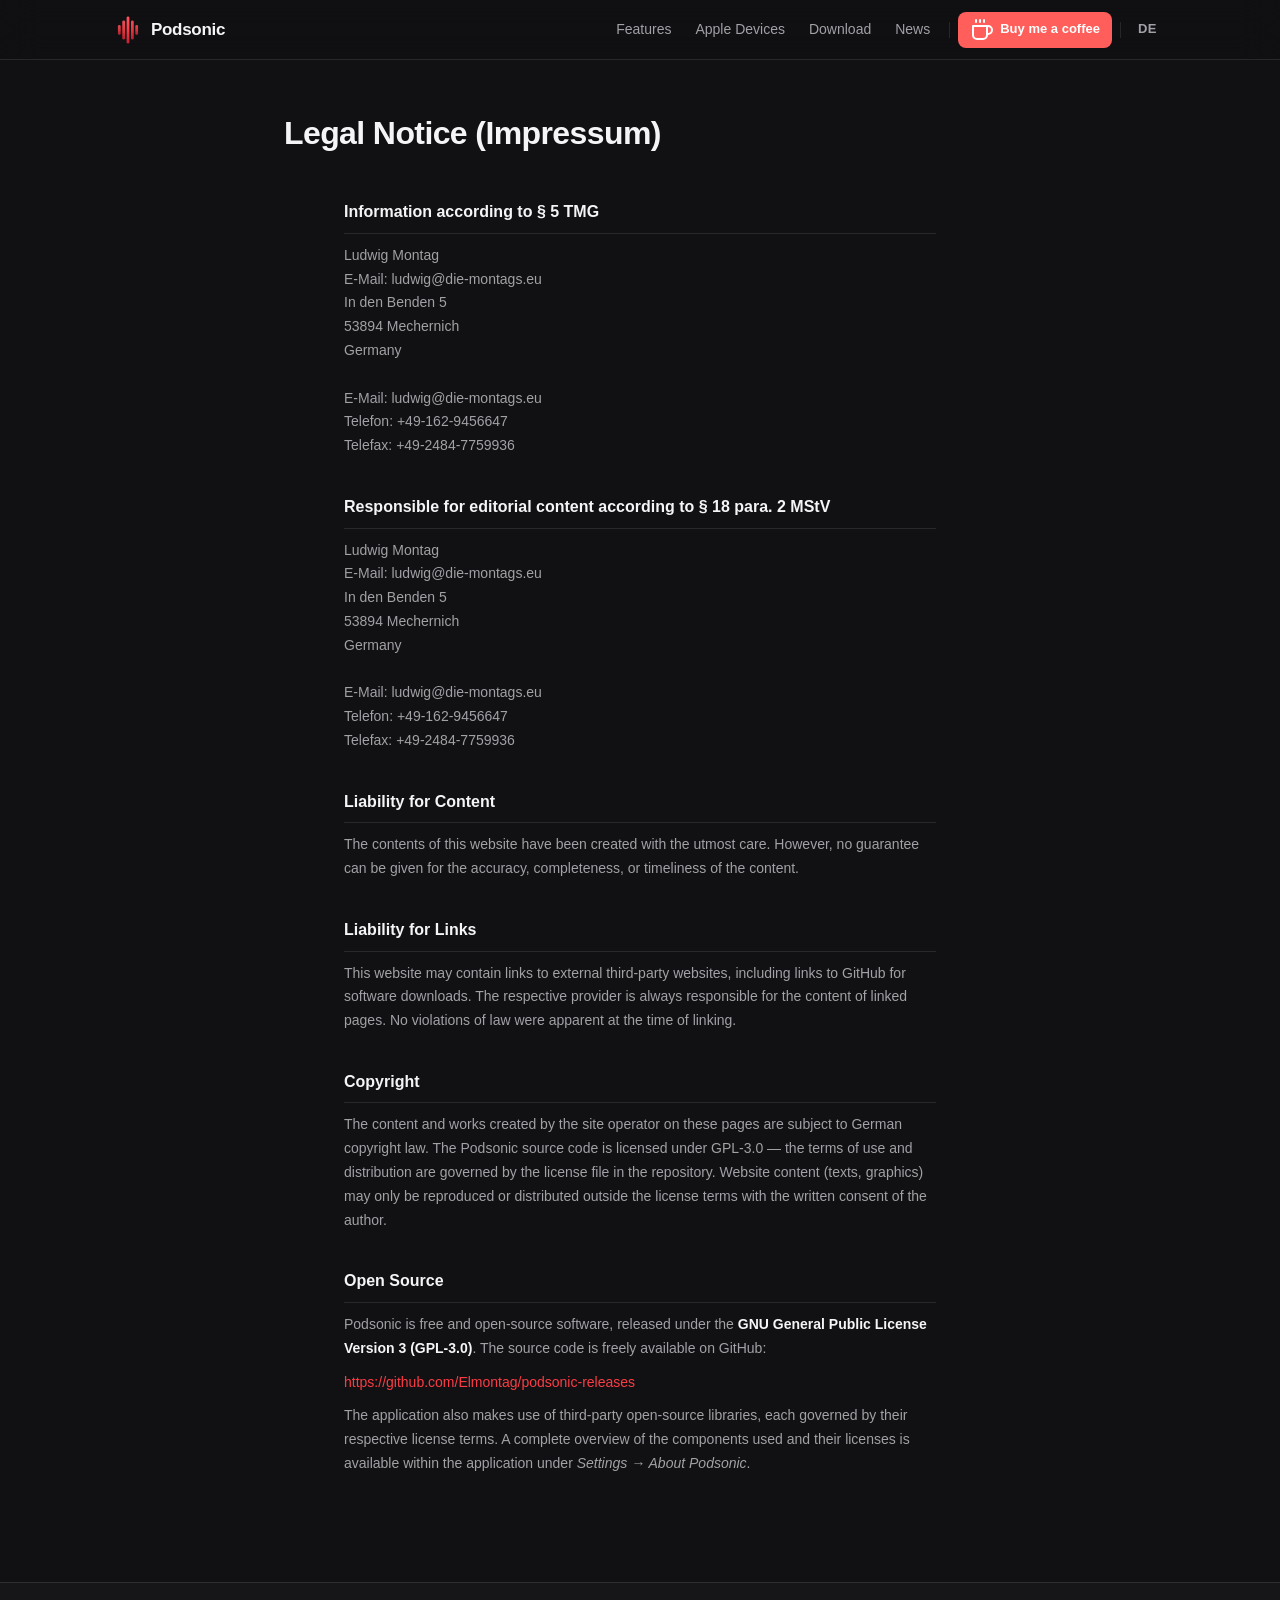
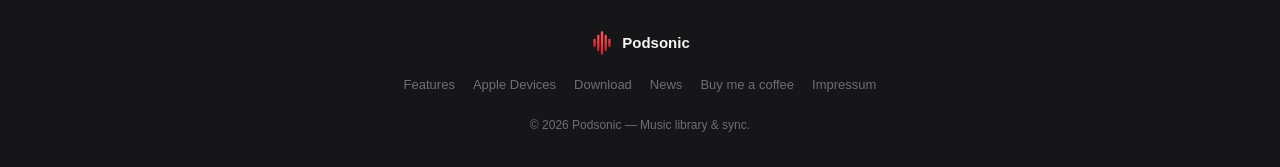
<file: docs/impressum.html>
<!DOCTYPE html>
<html lang="en">
<head>
  <meta charset="UTF-8">
  <meta name="viewport" content="width=device-width, initial-scale=1.0">
  <title>Impressum — Podsonic</title>
  <meta name="description" content="Legal notice and contact information.">
  <link rel="icon" type="image/svg+xml" href="assets/img/icon.svg">
  <link rel="stylesheet" href="assets/css/style.css">
</head>
<body>

  <header class="site-header">
    <nav class="nav-container">
      <a href="index.html" class="nav-brand">
        <img src="assets/img/icon-app.svg" alt="Podsonic" class="nav-logo">
        <span>Podsonic</span>
      </a>
      <div class="nav-links" id="nav-links">
        <a href="features.html" class="nav-link">Features</a>
        <a href="index.html#apple"    class="nav-link">Apple Devices</a>
        <a href="index.html#download" class="nav-link">Download</a>
        <a href="news.html"           class="nav-link">News</a>
        <div class="nav-sep"></div>
        <a href="https://ko-fi.com/Elmontag" class="nav-kofi" target="_blank" rel="noopener">
          <svg xmlns="http://www.w3.org/2000/svg" width="24" height="24" viewBox="0 0 24 24" fill="none" stroke="currentColor" stroke-width="2" stroke-linecap="round" stroke-linejoin="round"><path d="M17 8h1a4 4 0 1 1 0 8h-1"/><path d="M3 8h14v9a4 4 0 0 1-4 4H7a4 4 0 0 1-4-4Z"/><line x1="6" x2="6" y1="2" y2="4"/><line x1="10" x2="10" y1="2" y2="4"/><line x1="14" x2="14" y1="2" y2="4"/></svg> Buy me a coffee
        </a>
        <div class="nav-sep"></div>
        <a href="de/impressum.html" class="nav-toggle-btn"
           onclick="localStorage.setItem('podsonic_lang','de')">
          DE
        </a>
      </div>
      <button class="nav-hamburger" id="nav-hamburger" aria-label="Menu">
        <span></span><span></span><span></span>
      </button>
    </nav>
  </header>

  <main class="site-main page-impressum">
    <section class="page-header">
<h1>Legal Notice (Impressum)</h1>
</section><section class="impressum-content"><h2>Information according to § 5 TMG</h2><p>
Ludwig Montag<br>
E-Mail: ludwig@die-montags.eu<br>
In den Benden 5<br>
53894 Mechernich<br>
Germany<br>
<br>
E-Mail: ludwig@die-montags.eu<br>
Telefon: +49-162-9456647<br>
Telefax: +49-2484-7759936<br>
</p><h2>Responsible for editorial content according to § 18 para. 2 MStV</h2><p>
Ludwig Montag<br>
E-Mail: ludwig@die-montags.eu<br>
In den Benden 5<br>
53894 Mechernich<br>
Germany<br>
<br>
E-Mail: ludwig@die-montags.eu<br>
Telefon: +49-162-9456647<br>
Telefax: +49-2484-7759936<br>
</p><h2>Liability for Content</h2><p>The contents of this website have been created with the utmost care. However, no guarantee can be given for the accuracy, completeness, or timeliness of the content.</p><h2>Liability for Links</h2><p>This website may contain links to external third-party websites, including links to GitHub for software downloads. The respective provider is always responsible for the content of linked pages. No violations of law were apparent at the time of linking.</p><h2>Copyright</h2><p>The content and works created by the site operator on these pages are subject to German copyright law. The Podsonic source code is licensed under GPL-3.0 — the terms of use and distribution are governed by the license file in the repository. Website content (texts, graphics) may only be reproduced or distributed outside the license terms with the written consent of the author.</p><h2>Open Source</h2><p>Podsonic is free and open-source software, released under the <strong>GNU General Public License Version 3 (GPL-3.0)</strong>. The source code is freely available on GitHub:</p>
<p><a href="https://github.com/Elmontag/podsonic-releases" target="_blank" rel="noopener">https://github.com/Elmontag/podsonic-releases</a></p>
<p>The application also makes use of third-party open-source libraries, each governed by their respective license terms. A complete overview of the components used and their licenses is available within the application under <em>Settings → About Podsonic</em>.</p></section>

  </main>

  <footer class="site-footer">
    <div class="footer-inner">
      <div class="footer-brand">
        <img src="assets/img/icon-app.svg" alt="Podsonic" class="footer-logo">
        <span>Podsonic</span>
      </div>
      <div class="footer-links">
        <a href="features.html">Features</a>
        <a href="index.html#apple">Apple Devices</a>
        <a href="index.html#download">Download</a>
        <a href="news.html">News</a>
        <a href="https://ko-fi.com/Elmontag" target="_blank" rel="noopener">Buy me a coffee</a>
        <a href="impressum.html">Impressum</a>
      </div>
      <div class="footer-copy">&copy; 2026 Podsonic — Music library &amp; sync.</div>
    </div>
  </footer>

  <script>
    const ham = document.getElementById('nav-hamburger');
    const nav = document.getElementById('nav-links');
    if (ham && nav) {
      ham.addEventListener('click', () => nav.classList.toggle('open'));
    }
  </script>

  <script>
    (function() {
      var links = document.querySelectorAll('[data-dl-asset]');
      if (!links.length) return;
      fetch('https://api.github.com/repos/Elmontag/podsonic-releases/releases/latest')
        .then(function(r) { return r.json(); })
        .then(function(release) {
          var assets = release.assets || [];
          links.forEach(function(el) {
            var ext = el.getAttribute('data-dl-asset').toLowerCase();
            var asset = assets.find(function(a) {
              return a.name.toLowerCase().endsWith('.' + ext);
            });
            if (asset) el.href = asset.browser_download_url;
          });
        })
        .catch(function() {});
    })();
  </script>

</body>
</html>
</file>
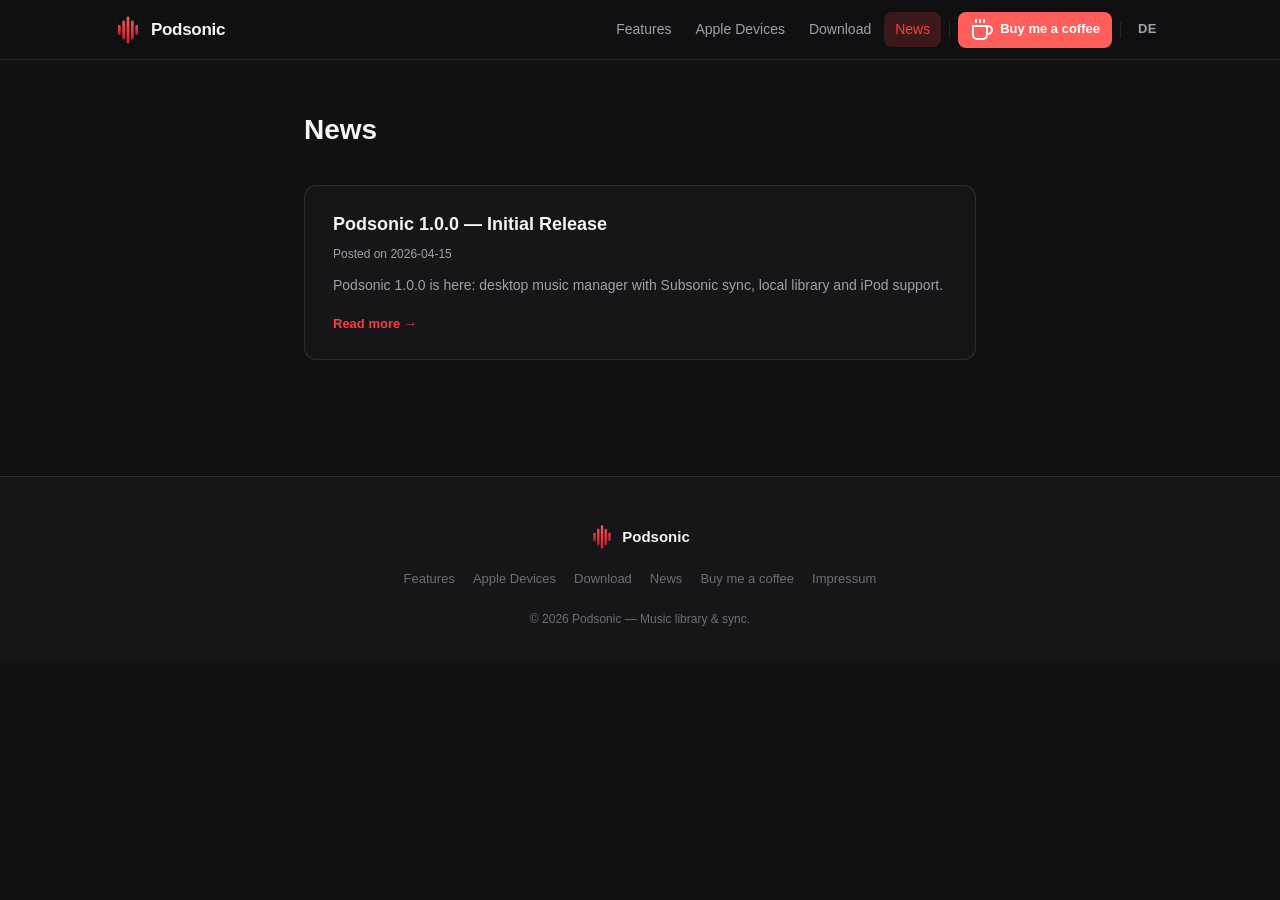
<file: docs/news.html>
<!DOCTYPE html>
<html lang="en">
<head>
  <meta charset="UTF-8">
  <meta name="viewport" content="width=device-width, initial-scale=1.0">
  <title>News — Podsonic</title>
  <meta name="description" content="Desktop music library manager — iTunes alternative with Subsonic &amp; device sync for Windows, macOS and Linux.">
  <link rel="icon" type="image/svg+xml" href="assets/img/icon.svg">
  <link rel="stylesheet" href="assets/css/style.css">
</head>
<body>

  <header class="site-header">
    <nav class="nav-container">
      <a href="index.html" class="nav-brand">
        <img src="assets/img/icon-app.svg" alt="Podsonic" class="nav-logo">
        <span>Podsonic</span>
      </a>
      <div class="nav-links" id="nav-links">
        <a href="features.html" class="nav-link">Features</a>
        <a href="index.html#apple"    class="nav-link">Apple Devices</a>
        <a href="index.html#download" class="nav-link">Download</a>
        <a href="news.html"           class="nav-link active">News</a>
        <div class="nav-sep"></div>
        <a href="https://ko-fi.com/Elmontag" class="nav-kofi" target="_blank" rel="noopener">
          <svg xmlns="http://www.w3.org/2000/svg" width="24" height="24" viewBox="0 0 24 24" fill="none" stroke="currentColor" stroke-width="2" stroke-linecap="round" stroke-linejoin="round"><path d="M17 8h1a4 4 0 1 1 0 8h-1"/><path d="M3 8h14v9a4 4 0 0 1-4 4H7a4 4 0 0 1-4-4Z"/><line x1="6" x2="6" y1="2" y2="4"/><line x1="10" x2="10" y1="2" y2="4"/><line x1="14" x2="14" y1="2" y2="4"/></svg> Buy me a coffee
        </a>
        <div class="nav-sep"></div>
        <a href="de/news.html" class="nav-toggle-btn"
           onclick="localStorage.setItem('podsonic_lang','de')">
          DE
        </a>
      </div>
      <button class="nav-hamburger" id="nav-hamburger" aria-label="Menu">
        <span></span><span></span><span></span>
      </button>
    </nav>
  </header>

  <main class="site-main ">
    <section class="news-section prose"><h1>News</h1>
        <article class="news-item">
          <h2 class="news-item-title"><a href="news/2025-v1-0-0-release.html">Podsonic 1.0.0 — Initial Release</a></h2>
          <span class="news-date">Posted on 2026-04-15</span>
          <p class="news-item-summary">Podsonic 1.0.0 is here: desktop music manager with Subsonic sync, local library and iPod support.</p>
          <a href="news/2025-v1-0-0-release.html" class="news-read-more">Read more →</a>
        </article></section>
  </main>

  <footer class="site-footer">
    <div class="footer-inner">
      <div class="footer-brand">
        <img src="assets/img/icon-app.svg" alt="Podsonic" class="footer-logo">
        <span>Podsonic</span>
      </div>
      <div class="footer-links">
        <a href="features.html">Features</a>
        <a href="index.html#apple">Apple Devices</a>
        <a href="index.html#download">Download</a>
        <a href="news.html">News</a>
        <a href="https://ko-fi.com/Elmontag" target="_blank" rel="noopener">Buy me a coffee</a>
        <a href="impressum.html">Impressum</a>
      </div>
      <div class="footer-copy">&copy; 2026 Podsonic — Music library &amp; sync.</div>
    </div>
  </footer>

  <script>
    const ham = document.getElementById('nav-hamburger');
    const nav = document.getElementById('nav-links');
    if (ham && nav) {
      ham.addEventListener('click', () => nav.classList.toggle('open'));
    }
  </script>

  <script>
    (function() {
      var links = document.querySelectorAll('[data-dl-asset]');
      if (!links.length) return;
      fetch('https://api.github.com/repos/Elmontag/podsonic-releases/releases/latest')
        .then(function(r) { return r.json(); })
        .then(function(release) {
          var assets = release.assets || [];
          links.forEach(function(el) {
            var ext = el.getAttribute('data-dl-asset').toLowerCase();
            var asset = assets.find(function(a) {
              return a.name.toLowerCase().endsWith('.' + ext);
            });
            if (asset) el.href = asset.browser_download_url;
          });
        })
        .catch(function() {});
    })();
  </script>

</body>
</html>
</file>
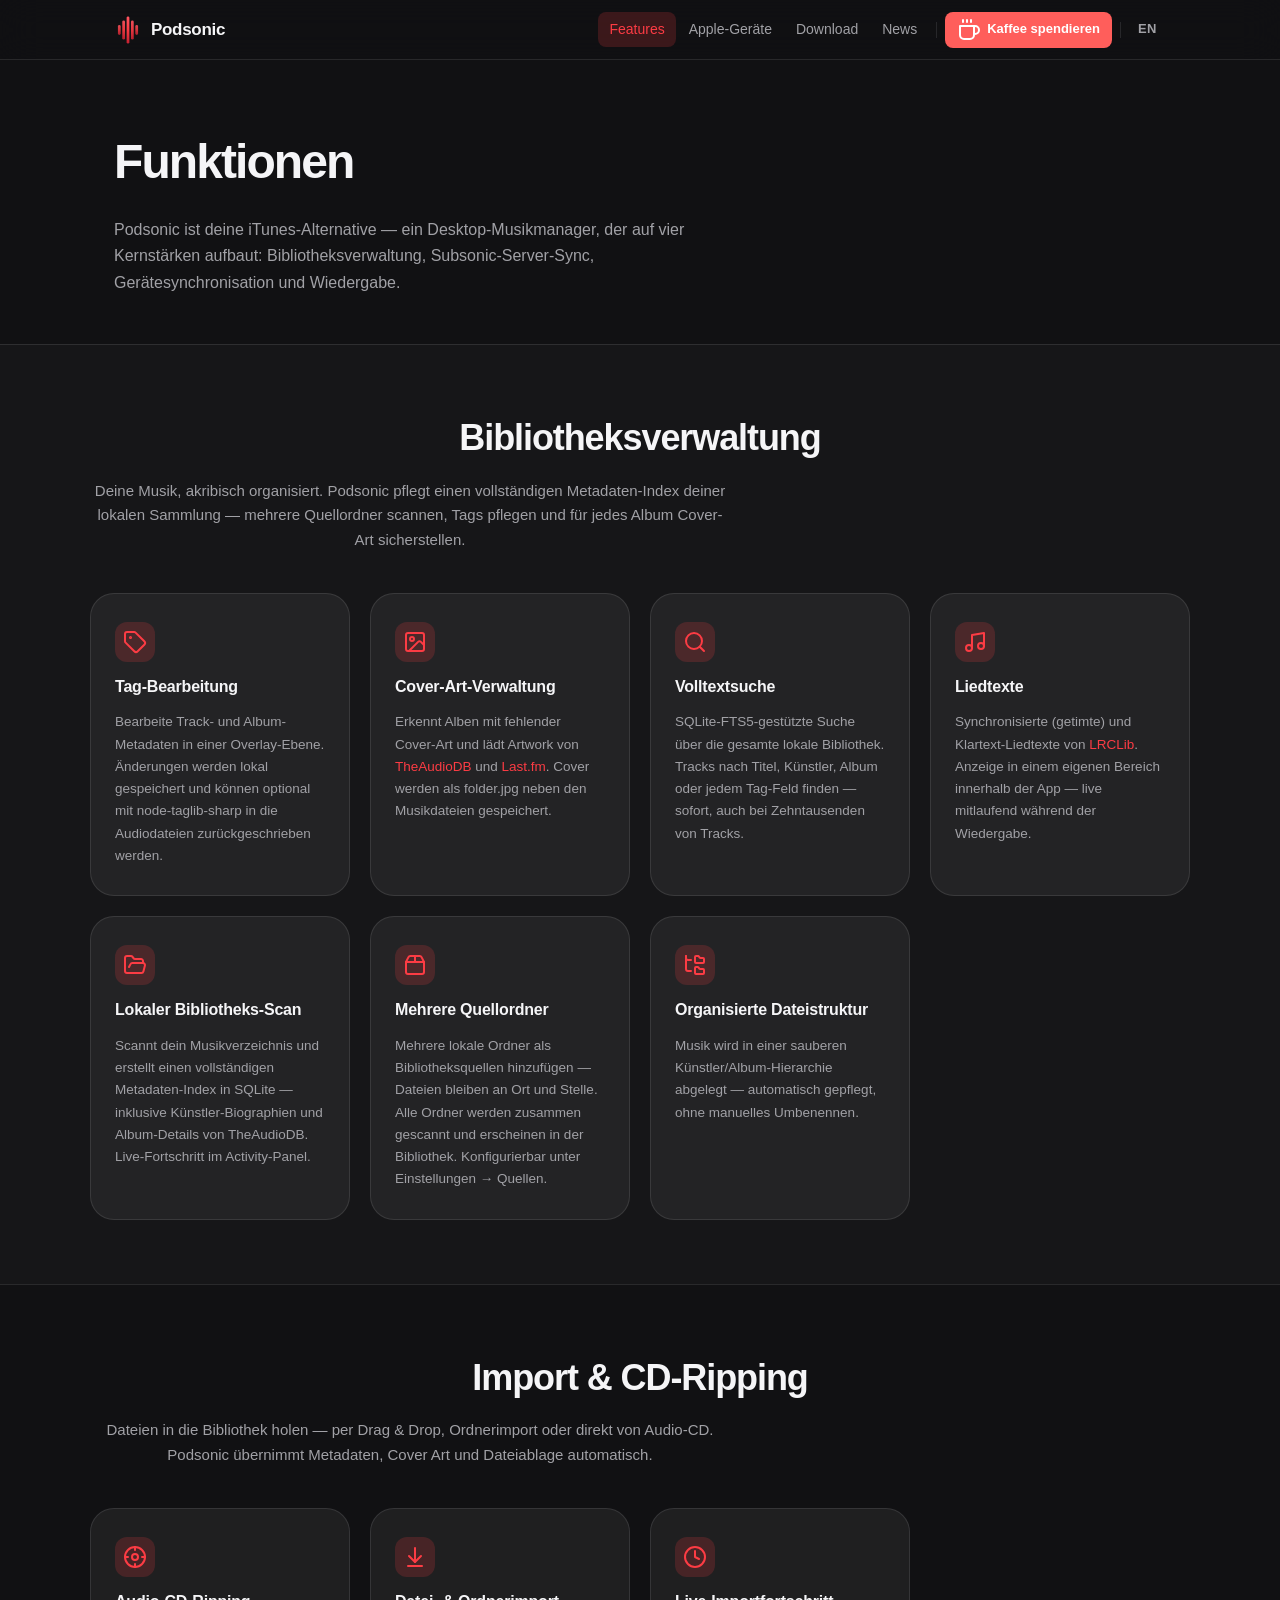
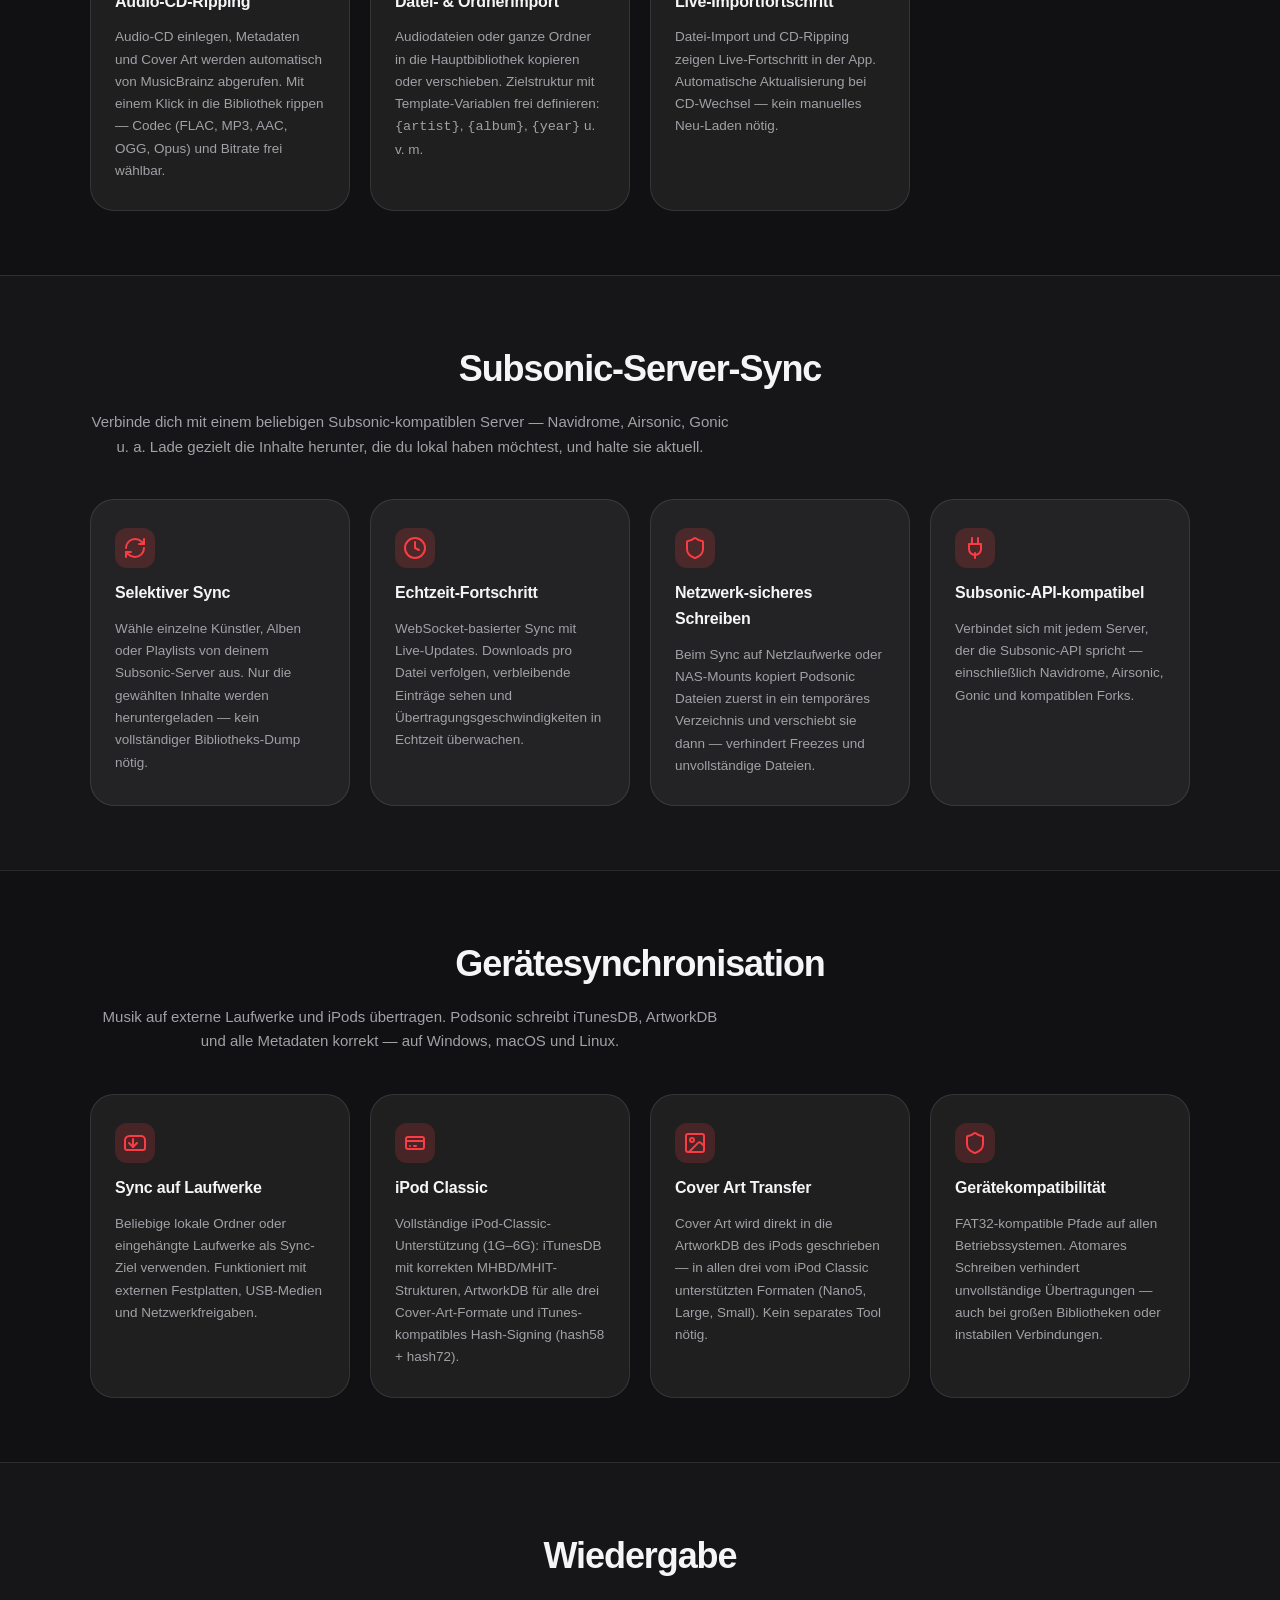
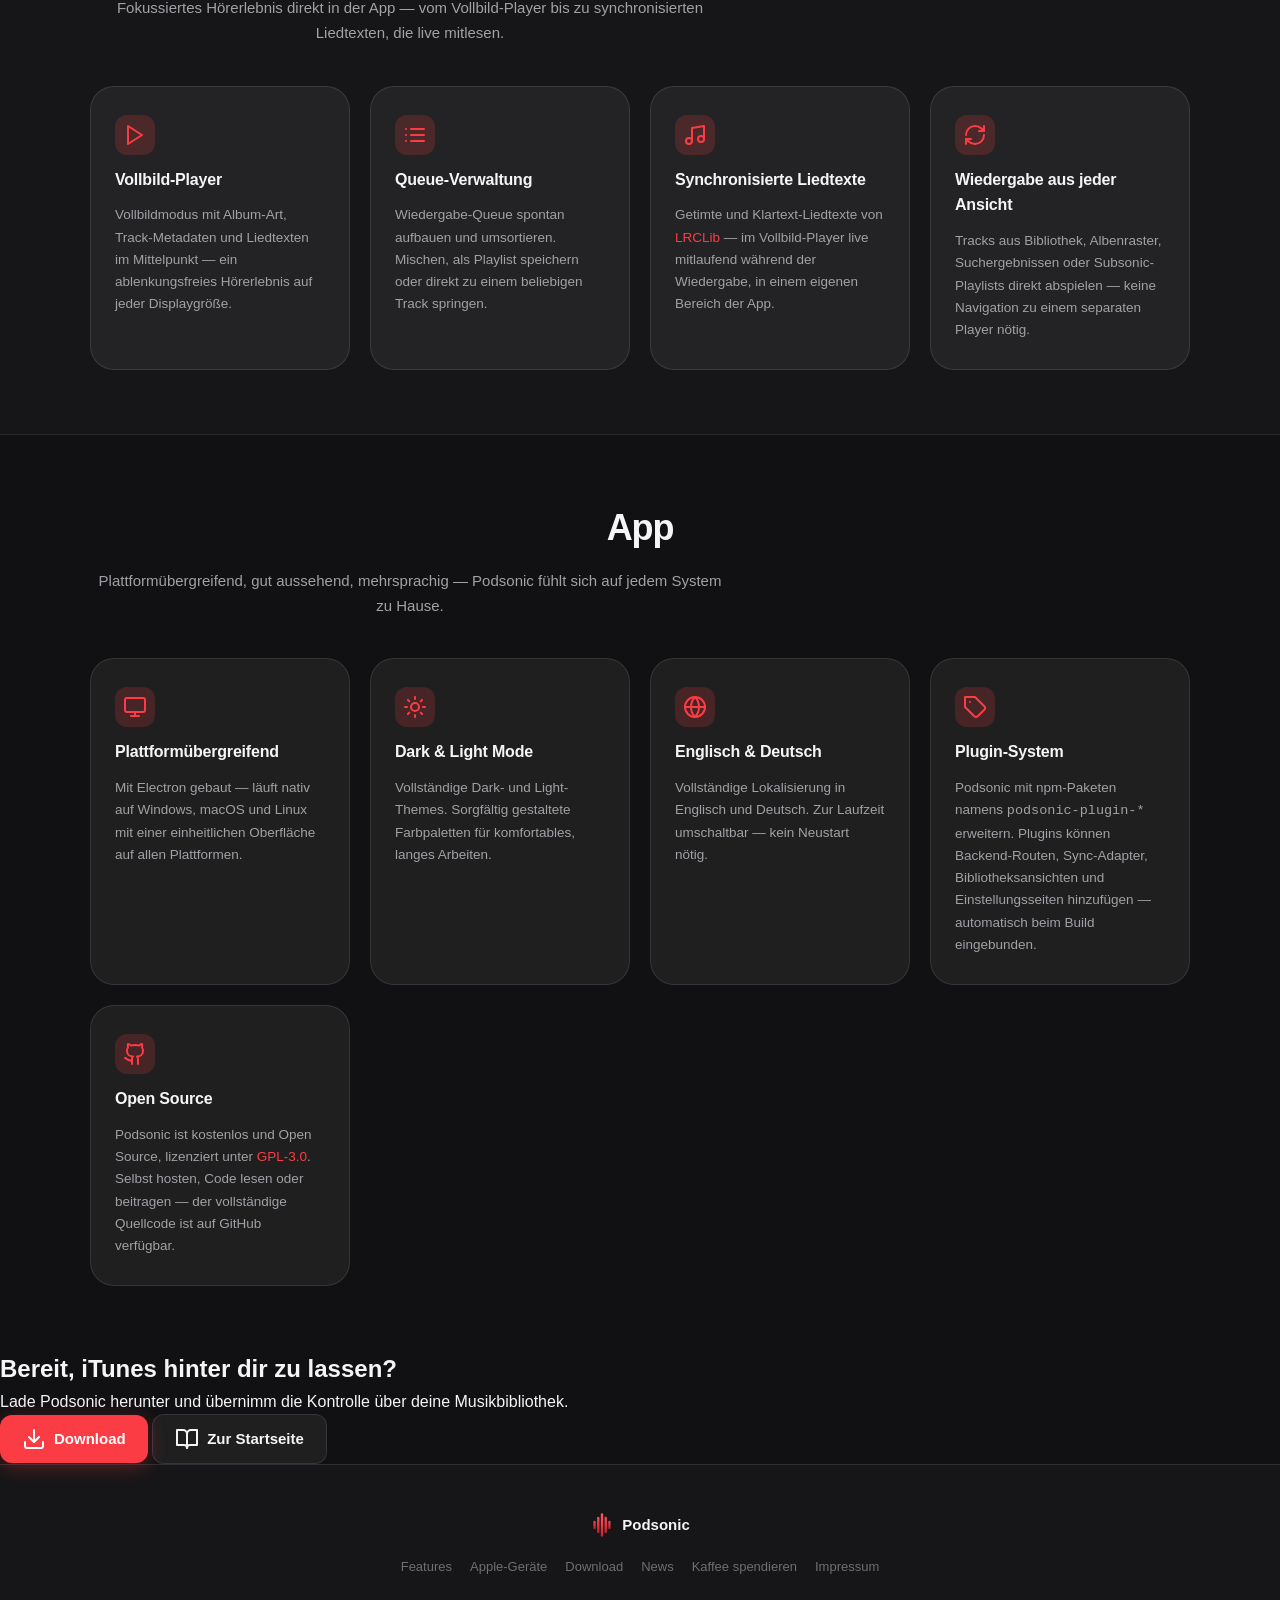
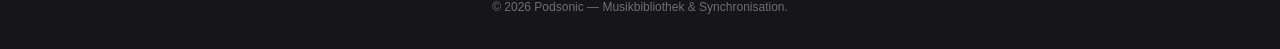
<file: docs/de/features.html>
<!DOCTYPE html>
<html lang="de">
<head>
  <meta charset="UTF-8">
  <meta name="viewport" content="width=device-width, initial-scale=1.0">
  <title>Funktionen — Podsonic</title>
  <meta name="description" content="Podsonic — Musikbibliotheksverwaltung, Subsonic-Server-Synchronisation, Gerätesynchronisation und fokussierte Wiedergabe. Alles, was eine iTunes-Alternative braucht.">
  <link rel="icon" type="image/svg+xml" href="assets/img/icon.svg">
  <link rel="stylesheet" href="assets/css/style.css">
</head>
<body>

  <header class="site-header">
    <nav class="nav-container">
      <a href="index.html" class="nav-brand">
        <img src="assets/img/icon-app.svg" alt="Podsonic" class="nav-logo">
        <span>Podsonic</span>
      </a>
      <div class="nav-links" id="nav-links">
        <a href="features.html" class="nav-link active">Features</a>
        <a href="index.html#apple"    class="nav-link">Apple-Geräte</a>
        <a href="index.html#download" class="nav-link">Download</a>
        <a href="news.html"           class="nav-link">News</a>
        <div class="nav-sep"></div>
        <a href="https://ko-fi.com/Elmontag" class="nav-kofi" target="_blank" rel="noopener">
          <svg xmlns="http://www.w3.org/2000/svg" width="24" height="24" viewBox="0 0 24 24" fill="none" stroke="currentColor" stroke-width="2" stroke-linecap="round" stroke-linejoin="round"><path d="M17 8h1a4 4 0 1 1 0 8h-1"/><path d="M3 8h14v9a4 4 0 0 1-4 4H7a4 4 0 0 1-4-4Z"/><line x1="6" x2="6" y1="2" y2="4"/><line x1="10" x2="10" y1="2" y2="4"/><line x1="14" x2="14" y1="2" y2="4"/></svg> Kaffee spendieren
        </a>
        <div class="nav-sep"></div>
        <a href="../features.html" class="nav-toggle-btn"
           onclick="localStorage.setItem('podsonic_lang','en')">
          EN
        </a>
      </div>
      <button class="nav-hamburger" id="nav-hamburger" aria-label="Menu">
        <span></span><span></span><span></span>
      </button>
    </nav>
  </header>

  <main class="site-main page-features">
    <section class="page-header">
<h1>Funktionen</h1>
<p>Podsonic ist deine iTunes-Alternative — ein Desktop-Musikmanager, der auf vier Kernstärken aufbaut: Bibliotheksverwaltung, Subsonic-Server-Sync, Gerätesynchronisation und Wiedergabe.</p>
</section><section class="features-detail" id="library">
<div class="section-header">
<h2>Bibliotheksverwaltung</h2>
<p class="section-intro">Deine Musik, akribisch organisiert. Podsonic pflegt einen vollständigen Metadaten-Index deiner lokalen Sammlung — mehrere Quellordner scannen, Tags pflegen und für jedes Album Cover-Art sicherstellen.</p>
</div>
<div class="fd-grid"><div class="fd-card">
<div class="fd-icon"><svg xmlns="http://www.w3.org/2000/svg" width="24" height="24" viewBox="0 0 24 24" fill="none" stroke="currentColor" stroke-width="2" stroke-linecap="round" stroke-linejoin="round"><path d="M12.586 2.586A2 2 0 0 0 11.172 2H4a2 2 0 0 0-2 2v7.172a2 2 0 0 0 .586 1.414l8.704 8.704a2.426 2.426 0 0 0 3.42 0l6.58-6.58a2.426 2.426 0 0 0 0-3.42z"/><circle cx="7.5" cy="7.5" r=".5" fill="currentColor"/></svg></div>
<h3>Tag-Bearbeitung</h3>
<p>Bearbeite Track- und Album-Metadaten in einer Overlay-Ebene. Änderungen werden lokal gespeichert und können optional mit node-taglib-sharp in die Audiodateien zurückgeschrieben werden.</p>
</div><div class="fd-card">
<div class="fd-icon"><svg xmlns="http://www.w3.org/2000/svg" width="24" height="24" viewBox="0 0 24 24" fill="none" stroke="currentColor" stroke-width="2" stroke-linecap="round" stroke-linejoin="round"><rect width="18" height="18" x="3" y="3" rx="2" ry="2"/><circle cx="9" cy="9" r="2"/><path d="m21 15-3.086-3.086a2 2 0 0 0-2.828 0L6 21"/></svg></div>
<h3>Cover-Art-Verwaltung</h3>
<p>Erkennt Alben mit fehlender Cover-Art und lädt Artwork von <a href="https://www.theaudiodb.com" target="_blank" rel="noopener">TheAudioDB</a> und <a href="https://www.last.fm" target="_blank" rel="noopener">Last.fm</a>. Cover werden als folder.jpg neben den Musikdateien gespeichert.</p>
</div><div class="fd-card">
<div class="fd-icon"><svg xmlns="http://www.w3.org/2000/svg" width="24" height="24" viewBox="0 0 24 24" fill="none" stroke="currentColor" stroke-width="2" stroke-linecap="round" stroke-linejoin="round"><circle cx="11" cy="11" r="8"/><path d="m21 21-4.3-4.3"/></svg></div>
<h3>Volltextsuche</h3>
<p>SQLite-FTS5-gestützte Suche über die gesamte lokale Bibliothek. Tracks nach Titel, Künstler, Album oder jedem Tag-Feld finden — sofort, auch bei Zehntausenden von Tracks.</p>
</div><div class="fd-card">
<div class="fd-icon"><svg xmlns="http://www.w3.org/2000/svg" width="24" height="24" viewBox="0 0 24 24" fill="none" stroke="currentColor" stroke-width="2" stroke-linecap="round" stroke-linejoin="round"><path d="M9 18V5l12-2v13"/><circle cx="6" cy="18" r="3"/><circle cx="18" cy="16" r="3"/></svg></div>
<h3>Liedtexte</h3>
<p>Synchronisierte (getimte) und Klartext-Liedtexte von <a href="https://lrclib.net" target="_blank" rel="noopener">LRCLib</a>. Anzeige in einem eigenen Bereich innerhalb der App — live mitlaufend während der Wiedergabe.</p>
</div><div class="fd-card">
<div class="fd-icon"><svg xmlns="http://www.w3.org/2000/svg" width="24" height="24" viewBox="0 0 24 24" fill="none" stroke="currentColor" stroke-width="2" stroke-linecap="round" stroke-linejoin="round"><path d="m6 14 1.5-2.9A2 2 0 0 1 9.24 10H20a2 2 0 0 1 1.94 2.5l-1.54 6a2 2 0 0 1-1.95 1.5H4a2 2 0 0 1-2-2V5a2 2 0 0 1 2-2h3.9a2 2 0 0 1 1.69.9l.81 1.2a2 2 0 0 0 1.67.9H18a2 2 0 0 1 2 2v2"/></svg></div>
<h3>Lokaler Bibliotheks-Scan</h3>
<p>Scannt dein Musikverzeichnis und erstellt einen vollständigen Metadaten-Index in SQLite — inklusive Künstler-Biographien und Album-Details von TheAudioDB. Live-Fortschritt im Activity-Panel.</p>
</div><div class="fd-card">
<div class="fd-icon"><svg xmlns="http://www.w3.org/2000/svg" width="24" height="24" viewBox="0 0 24 24" fill="none" stroke="currentColor" stroke-width="2" stroke-linecap="round" stroke-linejoin="round"><path d="M3 9h18v10a2 2 0 0 1-2 2H5a2 2 0 0 1-2-2V9Z"/><path d="m3 9 2.45-4.9A2 2 0 0 1 7.24 3h9.52a2 2 0 0 1 1.8 1.1L21 9"/><path d="M12 3v6"/></svg></div>
<h3>Mehrere Quellordner</h3>
<p>Mehrere lokale Ordner als Bibliotheksquellen hinzufügen — Dateien bleiben an Ort und Stelle. Alle Ordner werden zusammen gescannt und erscheinen in der Bibliothek. Konfigurierbar unter Einstellungen → Quellen.</p>
</div><div class="fd-card">
<div class="fd-icon"><svg xmlns="http://www.w3.org/2000/svg" width="24" height="24" viewBox="0 0 24 24" fill="none" stroke="currentColor" stroke-width="2" stroke-linecap="round" stroke-linejoin="round"><path d="M13 10h7a1 1 0 0 0 1-1V6a1 1 0 0 0-1-1h-2.5a1 1 0 0 1-.8-.4l-.9-1.2A1 1 0 0 0 15.2 3H13a1 1 0 0 0-1 1v5a1 1 0 0 0 1 1Z"/><path d="M13 21h7a1 1 0 0 0 1-1v-3a1 1 0 0 0-1-1h-2.88a1 1 0 0 1-.8-.4l-.9-1.2a1 1 0 0 0-.8-.4H13a1 1 0 0 0-1 1v5a1 1 0 0 0 1 1Z"/><path d="M3 3v2c0 1.1.9 2 2 2h3"/><path d="M3 3v13c0 1.1.9 2 2 2h3"/></svg></div>
<h3>Organisierte Dateistruktur</h3>
<p>Musik wird in einer sauberen Künstler/Album-Hierarchie abgelegt — automatisch gepflegt, ohne manuelles Umbenennen.</p>
</div></div>
</section><section class="features-detail" id="import">
<div class="section-header">
<h2>Import &amp; CD-Ripping</h2>
<p class="section-intro">Dateien in die Bibliothek holen — per Drag &amp; Drop, Ordnerimport oder direkt von Audio-CD. Podsonic übernimmt Metadaten, Cover Art und Dateiablage automatisch.</p>
</div>
<div class="fd-grid"><div class="fd-card">
<div class="fd-icon"><svg xmlns="http://www.w3.org/2000/svg" width="24" height="24" viewBox="0 0 24 24" fill="none" stroke="currentColor" stroke-width="2" stroke-linecap="round" stroke-linejoin="round"><circle cx="12" cy="12" r="10"/><circle cx="12" cy="12" r="3"/><line x1="12" y1="2" x2="12" y2="5"/><line x1="12" y1="19" x2="12" y2="22"/><line x1="2" y1="12" x2="5" y2="12"/><line x1="19" y1="12" x2="22" y2="12"/></svg></div>
<h3>Audio-CD-Ripping</h3>
<p>Audio-CD einlegen, Metadaten und Cover Art werden automatisch von MusicBrainz abgerufen. Mit einem Klick in die Bibliothek rippen — Codec (FLAC, MP3, AAC, OGG, Opus) und Bitrate frei wählbar.</p>
</div><div class="fd-card">
<div class="fd-icon"><svg xmlns="http://www.w3.org/2000/svg" width="24" height="24" viewBox="0 0 24 24" fill="none" stroke="currentColor" stroke-width="2" stroke-linecap="round" stroke-linejoin="round"><path d="M12 17V3"/><path d="m6 11 6 6 6-6"/><path d="M19 21H5"/></svg></div>
<h3>Datei- &amp; Ordnerimport</h3>
<p>Audiodateien oder ganze Ordner in die Hauptbibliothek kopieren oder verschieben. Zielstruktur mit Template-Variablen frei definieren: <code>{artist}</code>, <code>{album}</code>, <code>{year}</code> u. v. m.</p>
</div><div class="fd-card">
<div class="fd-icon"><svg xmlns="http://www.w3.org/2000/svg" width="24" height="24" viewBox="0 0 24 24" fill="none" stroke="currentColor" stroke-width="2" stroke-linecap="round" stroke-linejoin="round"><circle cx="12" cy="12" r="10"/><polyline points="12 6 12 12 16 14"/></svg></div>
<h3>Live-Importfortschritt</h3>
<p>Datei-Import und CD-Ripping zeigen Live-Fortschritt in der App. Automatische Aktualisierung bei CD-Wechsel — kein manuelles Neu-Laden nötig.</p>
</div></div>
</section><section class="features-detail" id="sync">
<div class="section-header">
<h2>Subsonic-Server-Sync</h2>
<p class="section-intro">Verbinde dich mit einem beliebigen Subsonic-kompatiblen Server — Navidrome, Airsonic, Gonic u. a. Lade gezielt die Inhalte herunter, die du lokal haben möchtest, und halte sie aktuell.</p>
</div>
<div class="fd-grid"><div class="fd-card">
<div class="fd-icon"><svg xmlns="http://www.w3.org/2000/svg" width="24" height="24" viewBox="0 0 24 24" fill="none" stroke="currentColor" stroke-width="2" stroke-linecap="round" stroke-linejoin="round"><path d="M3 12a9 9 0 0 1 9-9 9.75 9.75 0 0 1 6.74 2.74L21 8"/><path d="M21 3v5h-5"/><path d="M21 12a9 9 0 0 1-9 9 9.75 9.75 0 0 1-6.74-2.74L3 16"/><path d="M3 21v-5h5"/></svg></div>
<h3>Selektiver Sync</h3>
<p>Wähle einzelne Künstler, Alben oder Playlists von deinem Subsonic-Server aus. Nur die gewählten Inhalte werden heruntergeladen — kein vollständiger Bibliotheks-Dump nötig.</p>
</div><div class="fd-card">
<div class="fd-icon"><svg xmlns="http://www.w3.org/2000/svg" width="24" height="24" viewBox="0 0 24 24" fill="none" stroke="currentColor" stroke-width="2" stroke-linecap="round" stroke-linejoin="round"><circle cx="12" cy="12" r="10"/><polyline points="12 6 12 12 16 14"/></svg></div>
<h3>Echtzeit-Fortschritt</h3>
<p>WebSocket-basierter Sync mit Live-Updates. Downloads pro Datei verfolgen, verbleibende Einträge sehen und Übertragungsgeschwindigkeiten in Echtzeit überwachen.</p>
</div><div class="fd-card">
<div class="fd-icon"><svg xmlns="http://www.w3.org/2000/svg" width="24" height="24" viewBox="0 0 24 24" fill="none" stroke="currentColor" stroke-width="2" stroke-linecap="round" stroke-linejoin="round"><path d="M20 13c0 5-3.5 7.5-7.66 8.95a1 1 0 0 1-.67-.01C7.5 20.5 4 18 4 13V6a1 1 0 0 1 1-1c2 0 4.5-1.2 6.24-2.72a1.17 1.17 0 0 1 1.52 0C14.51 3.81 17 5 19 5a1 1 0 0 1 1 1z"/></svg></div>
<h3>Netzwerk-sicheres Schreiben</h3>
<p>Beim Sync auf Netzlaufwerke oder NAS-Mounts kopiert Podsonic Dateien zuerst in ein temporäres Verzeichnis und verschiebt sie dann — verhindert Freezes und unvollständige Dateien.</p>
</div><div class="fd-card">
<div class="fd-icon"><svg xmlns="http://www.w3.org/2000/svg" width="24" height="24" viewBox="0 0 24 24" fill="none" stroke="currentColor" stroke-width="2" stroke-linecap="round" stroke-linejoin="round"><path d="M12 22v-5"/><path d="M9 8V2"/><path d="M15 8V2"/><path d="M18 8v5a6 6 0 0 1-6 6 6 6 0 0 1-6-6V8Z"/></svg></div>
<h3>Subsonic-API-kompatibel</h3>
<p>Verbindet sich mit jedem Server, der die Subsonic-API spricht — einschließlich Navidrome, Airsonic, Gonic und kompatiblen Forks.</p>
</div></div>
</section><section class="features-detail" id="devices">
<div class="section-header">
<h2>Gerätesynchronisation</h2>
<p class="section-intro">Musik auf externe Laufwerke und iPods übertragen. Podsonic schreibt iTunesDB, ArtworkDB und alle Metadaten korrekt — auf Windows, macOS und Linux.</p>
</div>
<div class="fd-grid"><div class="fd-card">
<div class="fd-icon"><svg xmlns="http://www.w3.org/2000/svg" width="24" height="24" viewBox="0 0 24 24" fill="none" stroke="currentColor" stroke-width="2" stroke-linecap="round" stroke-linejoin="round"><path d="M22 17a2 2 0 0 1-2 2H4a2 2 0 0 1-2-2V9.5C2 7 4 5 6.5 5H18c2.2 0 4 1.8 4 4v8Z"/><polyline points="6,12 10,16 14,12"/><line x1="10" y1="16" x2="10" y2="8"/></svg></div>
<h3>Sync auf Laufwerke</h3>
<p>Beliebige lokale Ordner oder eingehängte Laufwerke als Sync-Ziel verwenden. Funktioniert mit externen Festplatten, USB-Medien und Netzwerkfreigaben.</p>
</div><div class="fd-card">
<div class="fd-icon"><svg xmlns="http://www.w3.org/2000/svg" width="24" height="24" viewBox="0 0 24 24" fill="none" stroke="currentColor" stroke-width="2" stroke-linecap="round" stroke-linejoin="round"><rect width="18" height="12" x="3" y="6" rx="2"/><path d="M3 10h18"/><path d="M7 15h.01"/><path d="M11 15h2"/></svg></div>
<h3>iPod Classic</h3>
<p>Vollständige iPod-Classic-Unterstützung (1G–6G): iTunesDB mit korrekten MHBD/MHIT-Strukturen, ArtworkDB für alle drei Cover-Art-Formate und iTunes-kompatibles Hash-Signing (hash58 + hash72).</p>
</div><div class="fd-card">
<div class="fd-icon"><svg xmlns="http://www.w3.org/2000/svg" width="24" height="24" viewBox="0 0 24 24" fill="none" stroke="currentColor" stroke-width="2" stroke-linecap="round" stroke-linejoin="round"><rect width="18" height="18" x="3" y="3" rx="2" ry="2"/><circle cx="9" cy="9" r="2"/><path d="m21 15-3.086-3.086a2 2 0 0 0-2.828 0L6 21"/></svg></div>
<h3>Cover Art Transfer</h3>
<p>Cover Art wird direkt in die ArtworkDB des iPods geschrieben — in allen drei vom iPod Classic unterstützten Formaten (Nano5, Large, Small). Kein separates Tool nötig.</p>
</div><div class="fd-card">
<div class="fd-icon"><svg xmlns="http://www.w3.org/2000/svg" width="24" height="24" viewBox="0 0 24 24" fill="none" stroke="currentColor" stroke-width="2" stroke-linecap="round" stroke-linejoin="round"><path d="M20 13c0 5-3.5 7.5-7.66 8.95a1 1 0 0 1-.67-.01C7.5 20.5 4 18 4 13V6a1 1 0 0 1 1-1c2 0 4.5-1.2 6.24-2.72a1.17 1.17 0 0 1 1.52 0C14.51 3.81 17 5 19 5a1 1 0 0 1 1 1z"/></svg></div>
<h3>Gerätekompatibilität</h3>
<p>FAT32-kompatible Pfade auf allen Betriebssystemen. Atomares Schreiben verhindert unvollständige Übertragungen — auch bei großen Bibliotheken oder instabilen Verbindungen.</p>
</div></div>
</section><section class="features-detail" id="playback">
<div class="section-header">
<h2>Wiedergabe</h2>
<p class="section-intro">Fokussiertes Hörerlebnis direkt in der App — vom Vollbild-Player bis zu synchronisierten Liedtexten, die live mitlesen.</p>
</div>
<div class="fd-grid"><div class="fd-card">
<div class="fd-icon"><svg xmlns="http://www.w3.org/2000/svg" width="24" height="24" viewBox="0 0 24 24" fill="none" stroke="currentColor" stroke-width="2" stroke-linecap="round" stroke-linejoin="round"><polygon points="5 3 19 12 5 21 5 3"/></svg></div>
<h3>Vollbild-Player</h3>
<p>Vollbildmodus mit Album-Art, Track-Metadaten und Liedtexten im Mittelpunkt — ein ablenkungsfreies Hörerlebnis auf jeder Displaygröße.</p>
</div><div class="fd-card">
<div class="fd-icon"><svg xmlns="http://www.w3.org/2000/svg" width="24" height="24" viewBox="0 0 24 24" fill="none" stroke="currentColor" stroke-width="2" stroke-linecap="round" stroke-linejoin="round"><line x1="8" x2="21" y1="6" y2="6"/><line x1="8" x2="21" y1="12" y2="12"/><line x1="8" x2="21" y1="18" y2="18"/><line x1="3" x2="3.01" y1="6" y2="6"/><line x1="3" x2="3.01" y1="12" y2="12"/><line x1="3" x2="3.01" y1="18" y2="18"/></svg></div>
<h3>Queue-Verwaltung</h3>
<p>Wiedergabe-Queue spontan aufbauen und umsortieren. Mischen, als Playlist speichern oder direkt zu einem beliebigen Track springen.</p>
</div><div class="fd-card">
<div class="fd-icon"><svg xmlns="http://www.w3.org/2000/svg" width="24" height="24" viewBox="0 0 24 24" fill="none" stroke="currentColor" stroke-width="2" stroke-linecap="round" stroke-linejoin="round"><path d="M9 18V5l12-2v13"/><circle cx="6" cy="18" r="3"/><circle cx="18" cy="16" r="3"/></svg></div>
<h3>Synchronisierte Liedtexte</h3>
<p>Getimte und Klartext-Liedtexte von <a href="https://lrclib.net" target="_blank" rel="noopener">LRCLib</a> — im Vollbild-Player live mitlaufend während der Wiedergabe, in einem eigenen Bereich der App.</p>
</div><div class="fd-card">
<div class="fd-icon"><svg xmlns="http://www.w3.org/2000/svg" width="24" height="24" viewBox="0 0 24 24" fill="none" stroke="currentColor" stroke-width="2" stroke-linecap="round" stroke-linejoin="round"><path d="M3 12a9 9 0 0 1 9-9 9.75 9.75 0 0 1 6.74 2.74L21 8"/><path d="M21 3v5h-5"/><path d="M21 12a9 9 0 0 1-9 9 9.75 9.75 0 0 1-6.74-2.74L3 16"/><path d="M3 21v-5h5"/></svg></div>
<h3>Wiedergabe aus jeder Ansicht</h3>
<p>Tracks aus Bibliothek, Albenraster, Suchergebnissen oder Subsonic-Playlists direkt abspielen — keine Navigation zu einem separaten Player nötig.</p>
</div></div>
</section><section class="features-detail" id="app">
<div class="section-header">
<h2>App</h2>
<p class="section-intro">Plattformübergreifend, gut aussehend, mehrsprachig — Podsonic fühlt sich auf jedem System zu Hause.</p>
</div>
<div class="fd-grid"><div class="fd-card">
<div class="fd-icon"><svg xmlns="http://www.w3.org/2000/svg" width="24" height="24" viewBox="0 0 24 24" fill="none" stroke="currentColor" stroke-width="2" stroke-linecap="round" stroke-linejoin="round"><rect width="20" height="14" x="2" y="3" rx="2"/><line x1="8" x2="16" y1="21" y2="21"/><line x1="12" x2="12" y1="17" y2="21"/></svg></div>
<h3>Plattformübergreifend</h3>
<p>Mit Electron gebaut — läuft nativ auf Windows, macOS und Linux mit einer einheitlichen Oberfläche auf allen Plattformen.</p>
</div><div class="fd-card">
<div class="fd-icon"><svg xmlns="http://www.w3.org/2000/svg" width="24" height="24" viewBox="0 0 24 24" fill="none" stroke="currentColor" stroke-width="2" stroke-linecap="round" stroke-linejoin="round"><circle cx="12" cy="12" r="4"/><path d="M12 2v2"/><path d="M12 20v2"/><path d="m4.93 4.93 1.41 1.41"/><path d="m17.66 17.66 1.41 1.41"/><path d="M2 12h2"/><path d="M20 12h2"/><path d="m6.34 17.66-1.41 1.41"/><path d="m19.07 4.93-1.41 1.41"/></svg></div>
<h3>Dark &amp; Light Mode</h3>
<p>Vollständige Dark- und Light-Themes. Sorgfältig gestaltete Farbpaletten für komfortables, langes Arbeiten.</p>
</div><div class="fd-card">
<div class="fd-icon"><svg xmlns="http://www.w3.org/2000/svg" width="24" height="24" viewBox="0 0 24 24" fill="none" stroke="currentColor" stroke-width="2" stroke-linecap="round" stroke-linejoin="round"><circle cx="12" cy="12" r="10"/><path d="M12 2a14.5 14.5 0 0 0 0 20 14.5 14.5 0 0 0 0-20"/><path d="M2 12h20"/></svg></div>
<h3>Englisch &amp; Deutsch</h3>
<p>Vollständige Lokalisierung in Englisch und Deutsch. Zur Laufzeit umschaltbar — kein Neustart nötig.</p>
</div><div class="fd-card">
<div class="fd-icon"><svg xmlns="http://www.w3.org/2000/svg" width="24" height="24" viewBox="0 0 24 24" fill="none" stroke="currentColor" stroke-width="2" stroke-linecap="round" stroke-linejoin="round"><path d="M12 2H2v10l9.29 9.29c.94.94 2.48.94 3.42 0l6.58-6.58c.94-.94.94-2.48 0-3.42L12 2Z"/><path d="M7 7h.01"/></svg></div>
<h3>Plugin-System</h3>
<p>Podsonic mit npm-Paketen namens <code>podsonic-plugin-*</code> erweitern. Plugins können Backend-Routen, Sync-Adapter, Bibliotheksansichten und Einstellungsseiten hinzufügen — automatisch beim Build eingebunden.</p>
</div><div class="fd-card">
<div class="fd-icon"><svg xmlns="http://www.w3.org/2000/svg" width="24" height="24" viewBox="0 0 24 24" fill="none" stroke="currentColor" stroke-width="2" stroke-linecap="round" stroke-linejoin="round"><path d="M15 22v-4a4.8 4.8 0 0 0-1-3.5c3 0 6-2 6-5.5.08-1.25-.27-2.48-1-3.5.28-1.15.28-2.35 0-3.5 0 0-1 0-3 1.5-2.64-.5-5.36-.5-8 0C6 2 5 2 5 2c-.3 1.15-.3 2.35 0 3.5A5.403 5.403 0 0 0 4 9c0 3.5 3 5.5 6 5.5-.39.49-.68 1.05-.85 1.65-.17.6-.22 1.23-.15 1.85v4"/><path d="M9 18c-4.51 2-5-2-7-2"/></svg></div>
<h3>Open Source</h3>
<p>Podsonic ist kostenlos und Open Source, lizenziert unter <a href="https://github.com/Elmontag/podsonic-releases" target="_blank" rel="noopener">GPL-3.0</a>. Selbst hosten, Code lesen oder beitragen — der vollständige Quellcode ist auf GitHub verfügbar.</p>
</div></div>
</section><section class="cta-section">
<h2>Bereit, iTunes hinter dir zu lassen?</h2>
<p>Lade Podsonic herunter und übernimm die Kontrolle über deine Musikbibliothek.</p>
<div class="cta-actions" style="justify-content:center">
<a href="index.html#download" class="btn btn-primary"><svg xmlns="http://www.w3.org/2000/svg" width="24" height="24" viewBox="0 0 24 24" fill="none" stroke="currentColor" stroke-width="2" stroke-linecap="round" stroke-linejoin="round"><path d="M21 15v4a2 2 0 0 1-2 2H5a2 2 0 0 1-2-2v-4"/><polyline points="7 10 12 15 17 10"/><line x1="12" x2="12" y1="15" y2="3"/></svg> Download</a>
<a href="index.html" class="btn btn-secondary"><svg xmlns="http://www.w3.org/2000/svg" width="24" height="24" viewBox="0 0 24 24" fill="none" stroke="currentColor" stroke-width="2" stroke-linecap="round" stroke-linejoin="round"><path d="M2 3h6a4 4 0 0 1 4 4v14a3 3 0 0 0-3-3H2z"/><path d="M22 3h-6a4 4 0 0 0-4 4v14a3 3 0 0 1 3-3h7z"/></svg> Zur Startseite</a>
</div>
</section>

  </main>

  <footer class="site-footer">
    <div class="footer-inner">
      <div class="footer-brand">
        <img src="assets/img/icon-app.svg" alt="Podsonic" class="footer-logo">
        <span>Podsonic</span>
      </div>
      <div class="footer-links">
        <a href="features.html">Features</a>
        <a href="index.html#apple">Apple-Geräte</a>
        <a href="index.html#download">Download</a>
        <a href="news.html">News</a>
        <a href="https://ko-fi.com/Elmontag" target="_blank" rel="noopener">Kaffee spendieren</a>
        <a href="impressum.html">Impressum</a>
      </div>
      <div class="footer-copy">&copy; 2026 Podsonic — Musikbibliothek &amp; Synchronisation.</div>
    </div>
  </footer>

  <script>
    const ham = document.getElementById('nav-hamburger');
    const nav = document.getElementById('nav-links');
    if (ham && nav) {
      ham.addEventListener('click', () => nav.classList.toggle('open'));
    }
  </script>

  <script>
    (function() {
      var links = document.querySelectorAll('[data-dl-asset]');
      if (!links.length) return;
      fetch('https://api.github.com/repos/Elmontag/podsonic-releases/releases/latest')
        .then(function(r) { return r.json(); })
        .then(function(release) {
          var assets = release.assets || [];
          links.forEach(function(el) {
            var ext = el.getAttribute('data-dl-asset').toLowerCase();
            var asset = assets.find(function(a) {
              return a.name.toLowerCase().endsWith('.' + ext);
            });
            if (asset) el.href = asset.browser_download_url;
          });
        })
        .catch(function() {});
    })();
  </script>

</body>
</html>
</file>
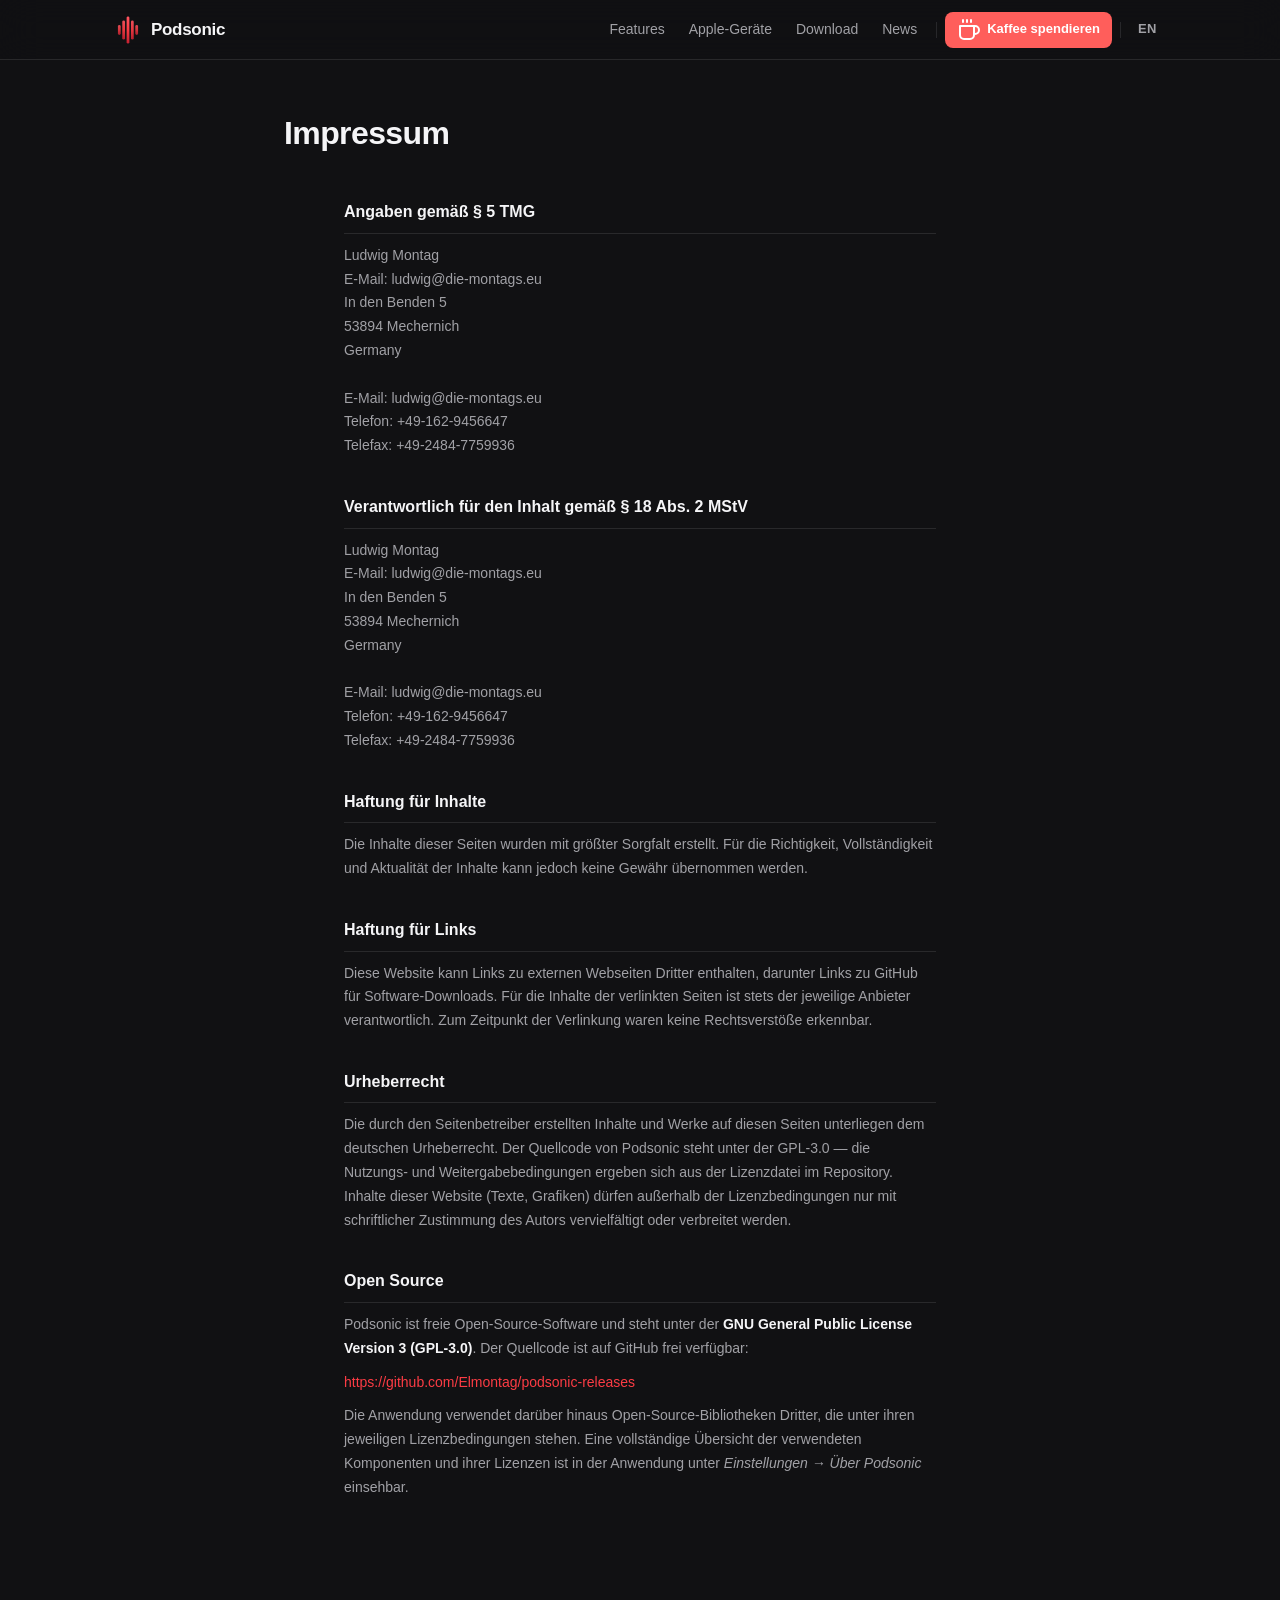
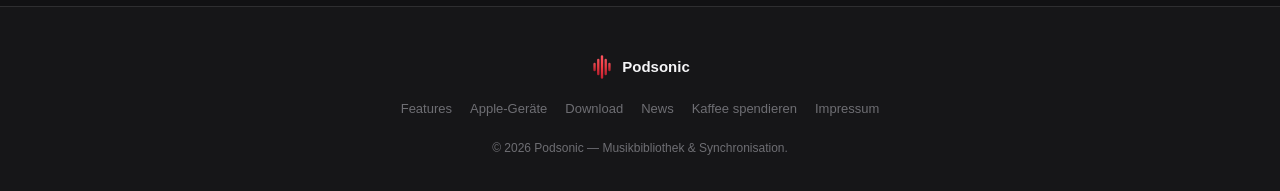
<file: docs/de/impressum.html>
<!DOCTYPE html>
<html lang="de">
<head>
  <meta charset="UTF-8">
  <meta name="viewport" content="width=device-width, initial-scale=1.0">
  <title>Impressum — Podsonic</title>
  <meta name="description" content="Impressum und Kontaktinformationen.">
  <link rel="icon" type="image/svg+xml" href="assets/img/icon.svg">
  <link rel="stylesheet" href="assets/css/style.css">
</head>
<body>

  <header class="site-header">
    <nav class="nav-container">
      <a href="index.html" class="nav-brand">
        <img src="assets/img/icon-app.svg" alt="Podsonic" class="nav-logo">
        <span>Podsonic</span>
      </a>
      <div class="nav-links" id="nav-links">
        <a href="features.html" class="nav-link">Features</a>
        <a href="index.html#apple"    class="nav-link">Apple-Geräte</a>
        <a href="index.html#download" class="nav-link">Download</a>
        <a href="news.html"           class="nav-link">News</a>
        <div class="nav-sep"></div>
        <a href="https://ko-fi.com/Elmontag" class="nav-kofi" target="_blank" rel="noopener">
          <svg xmlns="http://www.w3.org/2000/svg" width="24" height="24" viewBox="0 0 24 24" fill="none" stroke="currentColor" stroke-width="2" stroke-linecap="round" stroke-linejoin="round"><path d="M17 8h1a4 4 0 1 1 0 8h-1"/><path d="M3 8h14v9a4 4 0 0 1-4 4H7a4 4 0 0 1-4-4Z"/><line x1="6" x2="6" y1="2" y2="4"/><line x1="10" x2="10" y1="2" y2="4"/><line x1="14" x2="14" y1="2" y2="4"/></svg> Kaffee spendieren
        </a>
        <div class="nav-sep"></div>
        <a href="../impressum.html" class="nav-toggle-btn"
           onclick="localStorage.setItem('podsonic_lang','en')">
          EN
        </a>
      </div>
      <button class="nav-hamburger" id="nav-hamburger" aria-label="Menu">
        <span></span><span></span><span></span>
      </button>
    </nav>
  </header>

  <main class="site-main page-impressum">
    <section class="page-header">
<h1>Impressum</h1>
</section><section class="impressum-content"><h2>Angaben gemäß § 5 TMG</h2><p>
Ludwig Montag<br>
E-Mail: ludwig@die-montags.eu<br>
In den Benden 5<br>
53894 Mechernich<br>
Germany<br>
<br>
E-Mail: ludwig@die-montags.eu<br>
Telefon: +49-162-9456647<br>
Telefax: +49-2484-7759936<br>
</p><h2>Verantwortlich für den Inhalt gemäß § 18 Abs. 2 MStV</h2><p>
Ludwig Montag<br>
E-Mail: ludwig@die-montags.eu<br>
In den Benden 5<br>
53894 Mechernich<br>
Germany<br>
<br>
E-Mail: ludwig@die-montags.eu<br>
Telefon: +49-162-9456647<br>
Telefax: +49-2484-7759936<br>
</p><h2>Haftung für Inhalte</h2><p>Die Inhalte dieser Seiten wurden mit größter Sorgfalt erstellt. Für die Richtigkeit, Vollständigkeit und Aktualität der Inhalte kann jedoch keine Gewähr übernommen werden.</p><h2>Haftung für Links</h2><p>Diese Website kann Links zu externen Webseiten Dritter enthalten, darunter Links zu GitHub für Software-Downloads. Für die Inhalte der verlinkten Seiten ist stets der jeweilige Anbieter verantwortlich. Zum Zeitpunkt der Verlinkung waren keine Rechtsverstöße erkennbar.</p><h2>Urheberrecht</h2><p>Die durch den Seitenbetreiber erstellten Inhalte und Werke auf diesen Seiten unterliegen dem deutschen Urheberrecht. Der Quellcode von Podsonic steht unter der GPL-3.0 — die Nutzungs- und Weitergabebedingungen ergeben sich aus der Lizenzdatei im Repository. Inhalte dieser Website (Texte, Grafiken) dürfen außerhalb der Lizenzbedingungen nur mit schriftlicher Zustimmung des Autors vervielfältigt oder verbreitet werden.</p><h2>Open Source</h2><p>Podsonic ist freie Open-Source-Software und steht unter der <strong>GNU General Public License Version 3 (GPL-3.0)</strong>. Der Quellcode ist auf GitHub frei verfügbar:</p>
<p><a href="https://github.com/Elmontag/podsonic-releases" target="_blank" rel="noopener">https://github.com/Elmontag/podsonic-releases</a></p>
<p>Die Anwendung verwendet darüber hinaus Open-Source-Bibliotheken Dritter, die unter ihren jeweiligen Lizenzbedingungen stehen. Eine vollständige Übersicht der verwendeten Komponenten und ihrer Lizenzen ist in der Anwendung unter <em>Einstellungen → Über Podsonic</em> einsehbar.</p></section>

  </main>

  <footer class="site-footer">
    <div class="footer-inner">
      <div class="footer-brand">
        <img src="assets/img/icon-app.svg" alt="Podsonic" class="footer-logo">
        <span>Podsonic</span>
      </div>
      <div class="footer-links">
        <a href="features.html">Features</a>
        <a href="index.html#apple">Apple-Geräte</a>
        <a href="index.html#download">Download</a>
        <a href="news.html">News</a>
        <a href="https://ko-fi.com/Elmontag" target="_blank" rel="noopener">Kaffee spendieren</a>
        <a href="impressum.html">Impressum</a>
      </div>
      <div class="footer-copy">&copy; 2026 Podsonic — Musikbibliothek &amp; Synchronisation.</div>
    </div>
  </footer>

  <script>
    const ham = document.getElementById('nav-hamburger');
    const nav = document.getElementById('nav-links');
    if (ham && nav) {
      ham.addEventListener('click', () => nav.classList.toggle('open'));
    }
  </script>

  <script>
    (function() {
      var links = document.querySelectorAll('[data-dl-asset]');
      if (!links.length) return;
      fetch('https://api.github.com/repos/Elmontag/podsonic-releases/releases/latest')
        .then(function(r) { return r.json(); })
        .then(function(release) {
          var assets = release.assets || [];
          links.forEach(function(el) {
            var ext = el.getAttribute('data-dl-asset').toLowerCase();
            var asset = assets.find(function(a) {
              return a.name.toLowerCase().endsWith('.' + ext);
            });
            if (asset) el.href = asset.browser_download_url;
          });
        })
        .catch(function() {});
    })();
  </script>

</body>
</html>
</file>
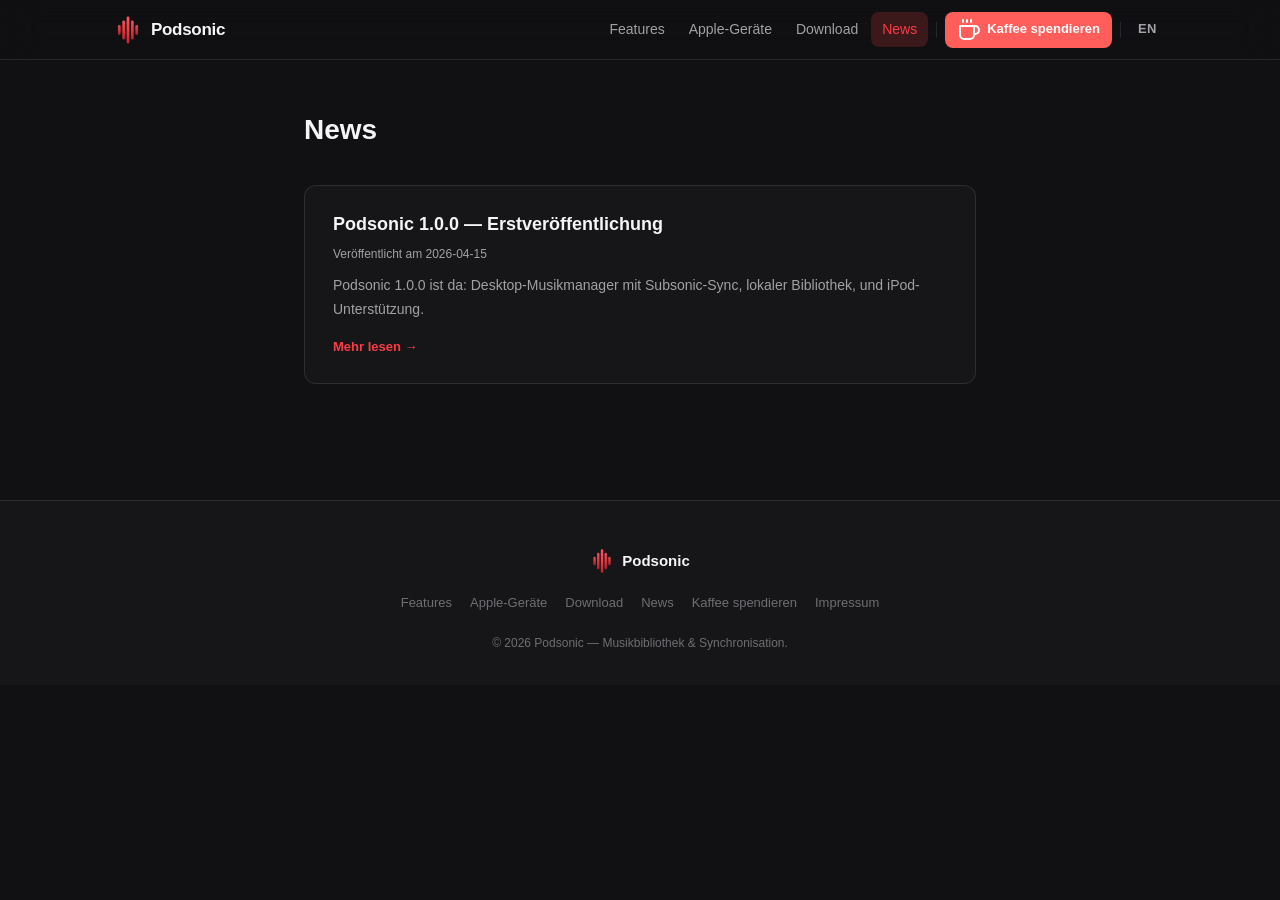
<file: docs/de/news.html>
<!DOCTYPE html>
<html lang="de">
<head>
  <meta charset="UTF-8">
  <meta name="viewport" content="width=device-width, initial-scale=1.0">
  <title>News — Podsonic</title>
  <meta name="description" content="Desktop-Musikmanager — iTunes-Alternative mit Subsonic- und Gerätesync für Windows, macOS und Linux.">
  <link rel="icon" type="image/svg+xml" href="assets/img/icon.svg">
  <link rel="stylesheet" href="assets/css/style.css">
</head>
<body>

  <header class="site-header">
    <nav class="nav-container">
      <a href="index.html" class="nav-brand">
        <img src="assets/img/icon-app.svg" alt="Podsonic" class="nav-logo">
        <span>Podsonic</span>
      </a>
      <div class="nav-links" id="nav-links">
        <a href="features.html" class="nav-link">Features</a>
        <a href="index.html#apple"    class="nav-link">Apple-Geräte</a>
        <a href="index.html#download" class="nav-link">Download</a>
        <a href="news.html"           class="nav-link active">News</a>
        <div class="nav-sep"></div>
        <a href="https://ko-fi.com/Elmontag" class="nav-kofi" target="_blank" rel="noopener">
          <svg xmlns="http://www.w3.org/2000/svg" width="24" height="24" viewBox="0 0 24 24" fill="none" stroke="currentColor" stroke-width="2" stroke-linecap="round" stroke-linejoin="round"><path d="M17 8h1a4 4 0 1 1 0 8h-1"/><path d="M3 8h14v9a4 4 0 0 1-4 4H7a4 4 0 0 1-4-4Z"/><line x1="6" x2="6" y1="2" y2="4"/><line x1="10" x2="10" y1="2" y2="4"/><line x1="14" x2="14" y1="2" y2="4"/></svg> Kaffee spendieren
        </a>
        <div class="nav-sep"></div>
        <a href="../news.html" class="nav-toggle-btn"
           onclick="localStorage.setItem('podsonic_lang','en')">
          EN
        </a>
      </div>
      <button class="nav-hamburger" id="nav-hamburger" aria-label="Menu">
        <span></span><span></span><span></span>
      </button>
    </nav>
  </header>

  <main class="site-main ">
    <section class="news-section prose"><h1>News</h1>
        <article class="news-item">
          <h2 class="news-item-title"><a href="news/2025-v1-0-0-release.html">Podsonic 1.0.0 — Erstveröffentlichung</a></h2>
          <span class="news-date">Veröffentlicht am 2026-04-15</span>
          <p class="news-item-summary">Podsonic 1.0.0 ist da: Desktop-Musikmanager mit Subsonic-Sync, lokaler Bibliothek, und iPod-Unterstützung.</p>
          <a href="news/2025-v1-0-0-release.html" class="news-read-more">Mehr lesen →</a>
        </article></section>
  </main>

  <footer class="site-footer">
    <div class="footer-inner">
      <div class="footer-brand">
        <img src="assets/img/icon-app.svg" alt="Podsonic" class="footer-logo">
        <span>Podsonic</span>
      </div>
      <div class="footer-links">
        <a href="features.html">Features</a>
        <a href="index.html#apple">Apple-Geräte</a>
        <a href="index.html#download">Download</a>
        <a href="news.html">News</a>
        <a href="https://ko-fi.com/Elmontag" target="_blank" rel="noopener">Kaffee spendieren</a>
        <a href="impressum.html">Impressum</a>
      </div>
      <div class="footer-copy">&copy; 2026 Podsonic — Musikbibliothek &amp; Synchronisation.</div>
    </div>
  </footer>

  <script>
    const ham = document.getElementById('nav-hamburger');
    const nav = document.getElementById('nav-links');
    if (ham && nav) {
      ham.addEventListener('click', () => nav.classList.toggle('open'));
    }
  </script>

  <script>
    (function() {
      var links = document.querySelectorAll('[data-dl-asset]');
      if (!links.length) return;
      fetch('https://api.github.com/repos/Elmontag/podsonic-releases/releases/latest')
        .then(function(r) { return r.json(); })
        .then(function(release) {
          var assets = release.assets || [];
          links.forEach(function(el) {
            var ext = el.getAttribute('data-dl-asset').toLowerCase();
            var asset = assets.find(function(a) {
              return a.name.toLowerCase().endsWith('.' + ext);
            });
            if (asset) el.href = asset.browser_download_url;
          });
        })
        .catch(function() {});
    })();
  </script>

</body>
</html>
</file>
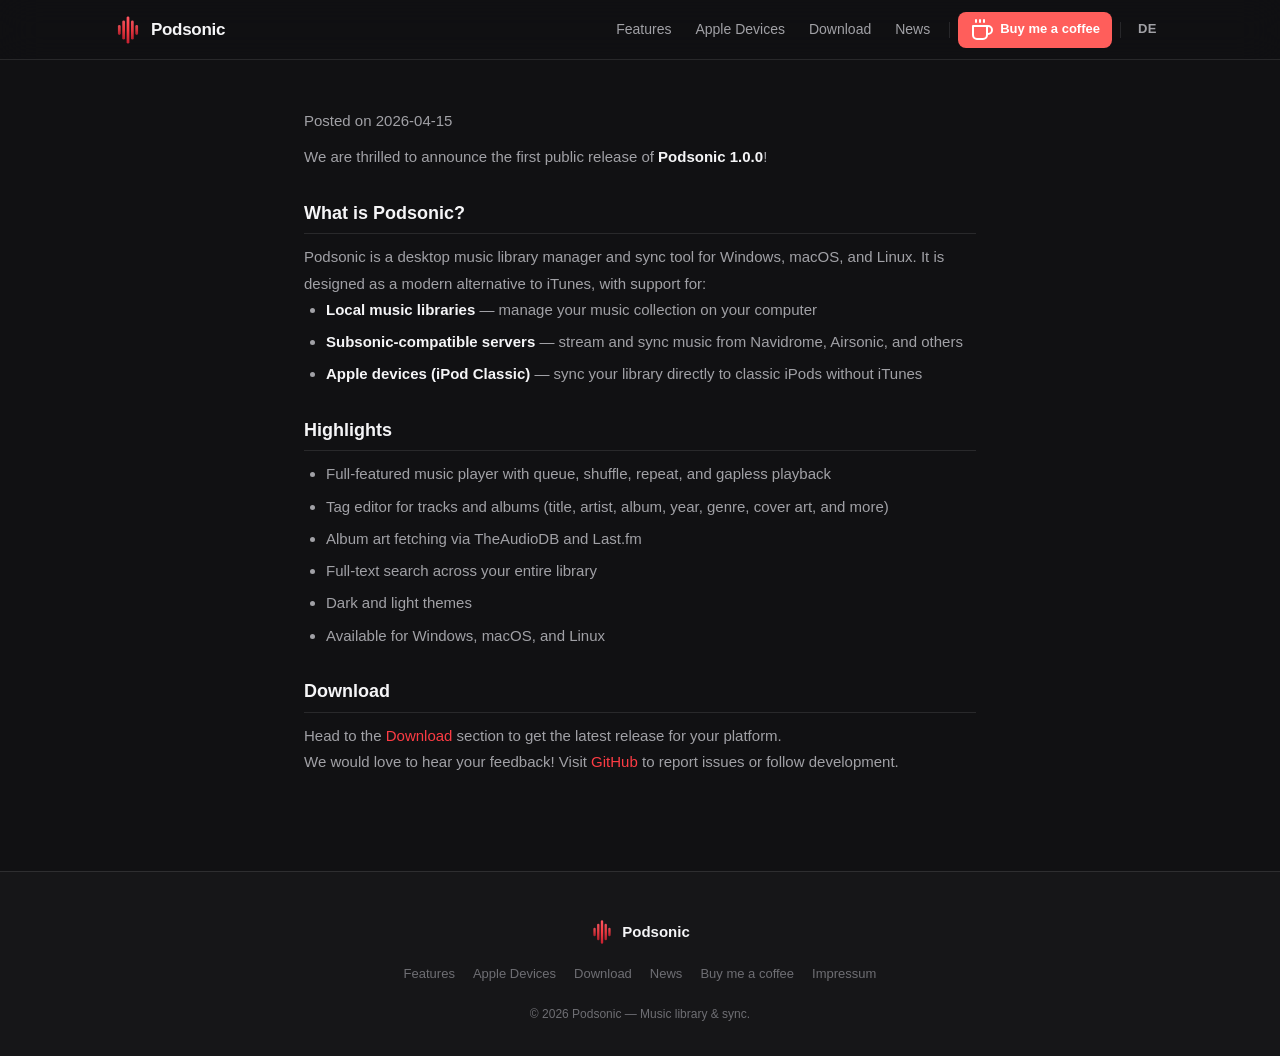
<file: docs/news/2025-v1-0-0-release.html>
<!DOCTYPE html>
<html lang="en">
<head>
  <meta charset="UTF-8">
  <meta name="viewport" content="width=device-width, initial-scale=1.0">
  <title>Podsonic 1.0.0 — Initial Release — Podsonic</title>
  <meta name="description" content="Desktop music library manager — iTunes alternative with Subsonic &amp; device sync for Windows, macOS and Linux.">
  <link rel="icon" type="image/svg+xml" href="../assets/img/icon.svg">
  <link rel="stylesheet" href="../assets/css/style.css">
</head>
<body>

  <header class="site-header">
    <nav class="nav-container">
      <a href="../index.html" class="nav-brand">
        <img src="../assets/img/icon-app.svg" alt="Podsonic" class="nav-logo">
        <span>Podsonic</span>
      </a>
      <div class="nav-links" id="nav-links">
        <a href="../features.html" class="nav-link">Features</a>
        <a href="../index.html#apple"    class="nav-link">Apple Devices</a>
        <a href="../index.html#download" class="nav-link">Download</a>
        <a href="../news.html"           class="nav-link">News</a>
        <div class="nav-sep"></div>
        <a href="https://ko-fi.com/Elmontag" class="nav-kofi" target="_blank" rel="noopener">
          <svg xmlns="http://www.w3.org/2000/svg" width="24" height="24" viewBox="0 0 24 24" fill="none" stroke="currentColor" stroke-width="2" stroke-linecap="round" stroke-linejoin="round"><path d="M17 8h1a4 4 0 1 1 0 8h-1"/><path d="M3 8h14v9a4 4 0 0 1-4 4H7a4 4 0 0 1-4-4Z"/><line x1="6" x2="6" y1="2" y2="4"/><line x1="10" x2="10" y1="2" y2="4"/><line x1="14" x2="14" y1="2" y2="4"/></svg> Buy me a coffee
        </a>
        <div class="nav-sep"></div>
        <a href="../de/news/2025-v1-0-0-release.html" class="nav-toggle-btn"
           onclick="localStorage.setItem('podsonic_lang','de')">
          DE
        </a>
      </div>
      <button class="nav-hamburger" id="nav-hamburger" aria-label="Menu">
        <span></span><span></span><span></span>
      </button>
    </nav>
  </header>

  <main class="site-main ">
    <section class="news-post prose"><p class="news-date">Posted on 2026-04-15</p><p>We are thrilled to announce the first public release of <strong>Podsonic 1.0.0</strong>!</p>
<h2>What is Podsonic?</h2>
<p>Podsonic is a desktop music library manager and sync tool for Windows, macOS, and Linux. It is designed as a modern alternative to iTunes, with support for:</p>
<ul>
<li><strong>Local music libraries</strong> — manage your music collection on your computer</li>
<li><strong>Subsonic-compatible servers</strong> — stream and sync music from Navidrome, Airsonic, and others</li>
<li><strong>Apple devices (iPod Classic)</strong> — sync your library directly to classic iPods without iTunes</li>
</ul>
<h2>Highlights</h2>
<ul>
<li>Full-featured music player with queue, shuffle, repeat, and gapless playback</li>
<li>Tag editor for tracks and albums (title, artist, album, year, genre, cover art, and more)</li>
<li>Album art fetching via TheAudioDB and Last.fm</li>
<li>Full-text search across your entire library</li>
<li>Dark and light themes</li>
<li>Available for Windows, macOS, and Linux</li>
</ul>
<h2>Download</h2>
<p>Head to the <a href="/index.html#download">Download</a> section to get the latest release for your platform.</p>
<p>We would love to hear your feedback! Visit <a href="https://github.com/Elmontag/podsonic-releases/releases">GitHub</a> to report issues or follow development.</p>
</section>
  </main>

  <footer class="site-footer">
    <div class="footer-inner">
      <div class="footer-brand">
        <img src="../assets/img/icon-app.svg" alt="Podsonic" class="footer-logo">
        <span>Podsonic</span>
      </div>
      <div class="footer-links">
        <a href="../features.html">Features</a>
        <a href="../index.html#apple">Apple Devices</a>
        <a href="../index.html#download">Download</a>
        <a href="../news.html">News</a>
        <a href="https://ko-fi.com/Elmontag" target="_blank" rel="noopener">Buy me a coffee</a>
        <a href="../impressum.html">Impressum</a>
      </div>
      <div class="footer-copy">&copy; 2026 Podsonic — Music library &amp; sync.</div>
    </div>
  </footer>

  <script>
    const ham = document.getElementById('nav-hamburger');
    const nav = document.getElementById('nav-links');
    if (ham && nav) {
      ham.addEventListener('click', () => nav.classList.toggle('open'));
    }
  </script>

  <script>
    (function() {
      var links = document.querySelectorAll('[data-dl-asset]');
      if (!links.length) return;
      fetch('https://api.github.com/repos/Elmontag/podsonic-releases/releases/latest')
        .then(function(r) { return r.json(); })
        .then(function(release) {
          var assets = release.assets || [];
          links.forEach(function(el) {
            var ext = el.getAttribute('data-dl-asset').toLowerCase();
            var asset = assets.find(function(a) {
              return a.name.toLowerCase().endsWith('.' + ext);
            });
            if (asset) el.href = asset.browser_download_url;
          });
        })
        .catch(function() {});
    })();
  </script>

</body>
</html>
</file>
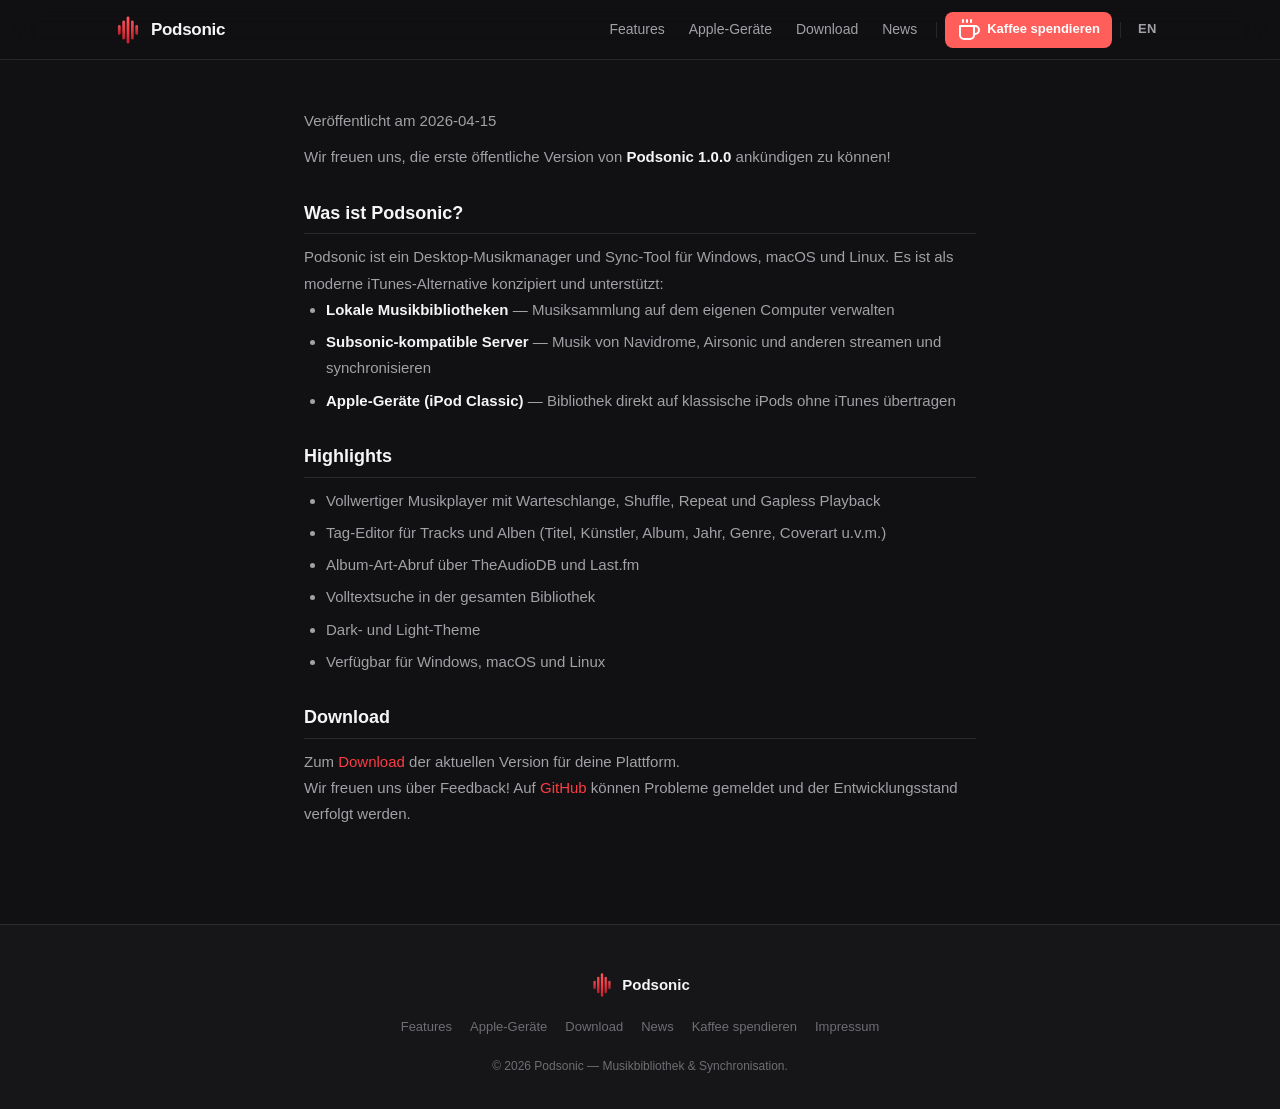
<file: docs/de/news/2025-v1-0-0-release.html>
<!DOCTYPE html>
<html lang="de">
<head>
  <meta charset="UTF-8">
  <meta name="viewport" content="width=device-width, initial-scale=1.0">
  <title>Podsonic 1.0.0 — Erstveröffentlichung — Podsonic</title>
  <meta name="description" content="Desktop-Musikmanager — iTunes-Alternative mit Subsonic- und Gerätesync für Windows, macOS und Linux.">
  <link rel="icon" type="image/svg+xml" href="../assets/img/icon.svg">
  <link rel="stylesheet" href="../assets/css/style.css">
</head>
<body>

  <header class="site-header">
    <nav class="nav-container">
      <a href="../index.html" class="nav-brand">
        <img src="../assets/img/icon-app.svg" alt="Podsonic" class="nav-logo">
        <span>Podsonic</span>
      </a>
      <div class="nav-links" id="nav-links">
        <a href="../features.html" class="nav-link">Features</a>
        <a href="../index.html#apple"    class="nav-link">Apple-Geräte</a>
        <a href="../index.html#download" class="nav-link">Download</a>
        <a href="../news.html"           class="nav-link">News</a>
        <div class="nav-sep"></div>
        <a href="https://ko-fi.com/Elmontag" class="nav-kofi" target="_blank" rel="noopener">
          <svg xmlns="http://www.w3.org/2000/svg" width="24" height="24" viewBox="0 0 24 24" fill="none" stroke="currentColor" stroke-width="2" stroke-linecap="round" stroke-linejoin="round"><path d="M17 8h1a4 4 0 1 1 0 8h-1"/><path d="M3 8h14v9a4 4 0 0 1-4 4H7a4 4 0 0 1-4-4Z"/><line x1="6" x2="6" y1="2" y2="4"/><line x1="10" x2="10" y1="2" y2="4"/><line x1="14" x2="14" y1="2" y2="4"/></svg> Kaffee spendieren
        </a>
        <div class="nav-sep"></div>
        <a href="../../news/2025-v1-0-0-release.html" class="nav-toggle-btn"
           onclick="localStorage.setItem('podsonic_lang','en')">
          EN
        </a>
      </div>
      <button class="nav-hamburger" id="nav-hamburger" aria-label="Menu">
        <span></span><span></span><span></span>
      </button>
    </nav>
  </header>

  <main class="site-main ">
    <section class="news-post prose"><p class="news-date">Veröffentlicht am 2026-04-15</p><p>Wir freuen uns, die erste öffentliche Version von <strong>Podsonic 1.0.0</strong> ankündigen zu können!</p>
<h2>Was ist Podsonic?</h2>
<p>Podsonic ist ein Desktop-Musikmanager und Sync-Tool für Windows, macOS und Linux. Es ist als moderne iTunes-Alternative konzipiert und unterstützt:</p>
<ul>
<li><strong>Lokale Musikbibliotheken</strong> — Musiksammlung auf dem eigenen Computer verwalten</li>
<li><strong>Subsonic-kompatible Server</strong> — Musik von Navidrome, Airsonic und anderen streamen und synchronisieren</li>
<li><strong>Apple-Geräte (iPod Classic)</strong> — Bibliothek direkt auf klassische iPods ohne iTunes übertragen</li>
</ul>
<h2>Highlights</h2>
<ul>
<li>Vollwertiger Musikplayer mit Warteschlange, Shuffle, Repeat und Gapless Playback</li>
<li>Tag-Editor für Tracks und Alben (Titel, Künstler, Album, Jahr, Genre, Coverart u.v.m.)</li>
<li>Album-Art-Abruf über TheAudioDB und Last.fm</li>
<li>Volltextsuche in der gesamten Bibliothek</li>
<li>Dark- und Light-Theme</li>
<li>Verfügbar für Windows, macOS und Linux</li>
</ul>
<h2>Download</h2>
<p>Zum <a href="/index.html#download">Download</a> der aktuellen Version für deine Plattform.</p>
<p>Wir freuen uns über Feedback! Auf <a href="https://github.com/Elmontag/podsonic-releases/releases">GitHub</a> können Probleme gemeldet und der Entwicklungsstand verfolgt werden.</p>
</section>
  </main>

  <footer class="site-footer">
    <div class="footer-inner">
      <div class="footer-brand">
        <img src="../assets/img/icon-app.svg" alt="Podsonic" class="footer-logo">
        <span>Podsonic</span>
      </div>
      <div class="footer-links">
        <a href="../features.html">Features</a>
        <a href="../index.html#apple">Apple-Geräte</a>
        <a href="../index.html#download">Download</a>
        <a href="../news.html">News</a>
        <a href="https://ko-fi.com/Elmontag" target="_blank" rel="noopener">Kaffee spendieren</a>
        <a href="../impressum.html">Impressum</a>
      </div>
      <div class="footer-copy">&copy; 2026 Podsonic — Musikbibliothek &amp; Synchronisation.</div>
    </div>
  </footer>

  <script>
    const ham = document.getElementById('nav-hamburger');
    const nav = document.getElementById('nav-links');
    if (ham && nav) {
      ham.addEventListener('click', () => nav.classList.toggle('open'));
    }
  </script>

  <script>
    (function() {
      var links = document.querySelectorAll('[data-dl-asset]');
      if (!links.length) return;
      fetch('https://api.github.com/repos/Elmontag/podsonic-releases/releases/latest')
        .then(function(r) { return r.json(); })
        .then(function(release) {
          var assets = release.assets || [];
          links.forEach(function(el) {
            var ext = el.getAttribute('data-dl-asset').toLowerCase();
            var asset = assets.find(function(a) {
              return a.name.toLowerCase().endsWith('.' + ext);
            });
            if (asset) el.href = asset.browser_download_url;
          });
        })
        .catch(function() {});
    })();
  </script>

</body>
</html>
</file>
<file: docs/assets/css/style.css>
/* ═══════════════════════════════════════════════════════════════
   Podsonic Website — Dark Glassmorphism Theme
   Matches the Podsonic desktop app aesthetic
   ═══════════════════════════════════════════════════════════════ */

:root {
  --bg:             #111113;
  --bg2:            #161618;
  --bg3:            #1c1c1e;
  --surface:        rgba(255,255,255,0.06);
  --surface-hover:  rgba(255,255,255,0.10);
  --glass:          rgba(255,255,255,0.04);
  --border:         rgba(255,255,255,0.10);
  --border-strong:  rgba(255,255,255,0.18);
  --text:           #f5f5f7;
  --text2:          #a1a1a6;
  --text3:          #6e6e73;
  --accent:         #fc3c44;
  --accent-dim:     rgba(252,60,68,0.18);
  --accent-glow:    rgba(252,60,68,0.30);
  --nav-bg:         rgba(17,17,19,0.82);
  --success:        #30d158;
  --warning:        #ff9f0a;
  --danger:         #ff453a;
  --unknown:        #636366;

  --nav-h:    60px;
  --max-w:    1100px;
  --page-pad: 24px;
  --r-sm:     8px;
  --r-md:     12px;
  --r-lg:     18px;
  --r-xl:     24px;
}

/* ── Reset ────────────────────────────────────────────────────── */

*, *::before, *::after { box-sizing: border-box; margin: 0; padding: 0; }

html { scroll-behavior: smooth; -webkit-font-smoothing: antialiased; }

body {
  font-family: -apple-system, BlinkMacSystemFont, 'Segoe UI', Roboto, sans-serif;
  background: var(--bg);
  color: var(--text);
  line-height: 1.6;
  font-size: 16px;
}

a { color: var(--accent); text-decoration: none; transition: opacity 0.15s; }
a:hover { opacity: 0.8; }
img { max-width: 100%; height: auto; display: block; }
ul, ol { padding-left: 20px; }
li { margin-bottom: 6px; }
strong { color: var(--text); font-weight: 600; }

/* ── Container ────────────────────────────────────────────────── */

.container {
  max-width: var(--max-w);
  margin: 0 auto;
  padding: 0 var(--page-pad);
}

.accent { color: var(--accent); }

/* ══════════════════════════════════════════════════════════════
   Navigation (glass)
   ══════════════════════════════════════════════════════════════ */

.site-header {
  position: fixed;
  inset: 0 0 auto;
  z-index: 200;
  height: var(--nav-h);
  background: var(--nav-bg);
  backdrop-filter: blur(20px) saturate(1.6);
  -webkit-backdrop-filter: blur(20px) saturate(1.6);
  border-bottom: 1px solid var(--border);
}

.nav-container {
  max-width: var(--max-w);
  margin: 0 auto;
  padding: 0 var(--page-pad);
  height: 100%;
  display: flex;
  align-items: center;
  justify-content: space-between;
  gap: 16px;
}

.nav-brand {
  display: flex;
  align-items: center;
  gap: 9px;
  color: var(--text);
  font-weight: 700;
  font-size: 17px;
  letter-spacing: -0.3px;
  flex-shrink: 0;
}
.nav-brand:hover { opacity: 1; }
.nav-logo { width: 28px; height: 28px; border-radius: 6px; }

.nav-links {
  display: flex;
  align-items: center;
  gap: 2px;
}

.nav-link {
  color: var(--text2);
  padding: 6px 11px;
  border-radius: var(--r-sm);
  font-size: 14px;
  font-weight: 500;
  transition: background 0.15s, color 0.15s;
  white-space: nowrap;
}
.nav-link:hover { background: var(--surface); color: var(--text); opacity: 1; }
.nav-link.active { color: var(--accent); background: var(--accent-dim); }

.nav-sep { width: 1px; height: 16px; background: var(--border); margin: 0 6px; flex-shrink: 0; }

.nav-kofi {
  display: flex;
  align-items: center;
  gap: 6px;
  padding: 6px 12px;
  border-radius: var(--r-sm);
  font-size: 13px;
  font-weight: 600;
  color: #fff;
  background: #ff5e5b;
  transition: opacity 0.15s, background 0.15s;
  white-space: nowrap;
}
.nav-kofi:hover { opacity: 1; background: #e84e4b; }
.nav-kofi svg { flex-shrink: 0; }

.nav-toggle-btn {
  color: var(--text2);
  font-size: 13px;
  font-weight: 600;
  padding: 5px 9px;
  border-radius: var(--r-sm);
  letter-spacing: 0.5px;
  transition: background 0.15s, color 0.15s;
}
.nav-toggle-btn:hover { background: var(--surface); color: var(--text); opacity: 1; }

/* Hamburger (mobile) */
.nav-hamburger {
  display: none;
  flex-direction: column;
  gap: 5px;
  cursor: pointer;
  padding: 6px;
  border-radius: var(--r-sm);
  background: none;
  border: none;
  color: var(--text2);
}
.nav-hamburger span {
  display: block;
  width: 20px;
  height: 2px;
  background: currentColor;
  border-radius: 2px;
  transition: transform 0.2s, opacity 0.2s;
}

/* ══════════════════════════════════════════════════════════════
   Hero
   ══════════════════════════════════════════════════════════════ */

.hero {
  padding: calc(var(--nav-h) + 80px) var(--page-pad) 100px;
  text-align: center;
  position: relative;
  overflow: hidden;
}

/* Subtle radial gradient behind hero */
.hero::before {
  content: '';
  position: absolute;
  top: -10%;
  left: 50%;
  transform: translateX(-50%);
  width: 800px;
  height: 600px;
  background: radial-gradient(ellipse at center, rgba(252,60,68,0.12) 0%, transparent 70%);
  pointer-events: none;
}

.hero-icon {
  width: 96px;
  height: 96px;
  border-radius: 22px;
  margin: 0 auto 28px;
  box-shadow: 0 8px 40px rgba(252,60,68,0.25), 0 2px 8px rgba(0,0,0,0.5);
}

.hero h1 {
  font-size: clamp(2.4rem, 6vw, 3.8rem);
  font-weight: 800;
  letter-spacing: -1.5px;
  line-height: 1.1;
  margin-bottom: 20px;
  color: var(--text);
}

.hero-sub {
  font-size: clamp(1rem, 2.5vw, 1.2rem);
  color: var(--text2);
  max-width: 560px;
  margin: 0 auto 36px;
  line-height: 1.65;
}

.hero-actions {
  display: flex;
  gap: 12px;
  justify-content: center;
  flex-wrap: wrap;
}

/* ══════════════════════════════════════════════════════════════
   Buttons
   ══════════════════════════════════════════════════════════════ */

.btn {
  display: inline-flex;
  align-items: center;
  gap: 8px;
  padding: 12px 22px;
  border-radius: var(--r-md);
  font-size: 15px;
  font-weight: 600;
  transition: opacity 0.15s, transform 0.1s, box-shadow 0.15s;
  white-space: nowrap;
  cursor: pointer;
  border: none;
}
.btn:hover { opacity: 0.88; transform: translateY(-1px); }
.btn:active { transform: translateY(0); }

.btn-primary {
  background: var(--accent);
  color: #fff;
  box-shadow: 0 4px 20px var(--accent-glow);
}
.btn-primary:hover { box-shadow: 0 6px 28px var(--accent-glow); }

.btn-planned {
  background: var(--surface);
  color: var(--text-muted);
  border: 1px solid var(--border);
  cursor: default;
  opacity: 0.65;
  pointer-events: none;
}

.dl-card-planned { opacity: 0.75; }

.btn-secondary {
  background: var(--surface);
  color: var(--text);
  border: 1px solid var(--border);
}
.btn-secondary:hover { background: var(--surface-hover); }

.btn-ghost {
  background: transparent;
  color: var(--text2);
  border: 1px solid var(--border);
}
.btn-ghost:hover { color: var(--text); background: var(--surface); }

.btn svg { flex-shrink: 0; }

/* ══════════════════════════════════════════════════════════════
   Feature Strip
   ══════════════════════════════════════════════════════════════ */

.feature-strip {
  display: flex;
  flex-wrap: wrap;
  justify-content: center;
  gap: 10px 24px;
  padding: 20px var(--page-pad) 0;
  max-width: var(--max-w);
  margin: 0 auto;
}

.feature-strip-item {
  display: flex;
  align-items: center;
  gap: 8px;
  color: var(--text3);
  font-size: 14px;
  font-weight: 500;
}
.feature-strip-item svg { color: var(--accent); flex-shrink: 0; }

/* ══════════════════════════════════════════════════════════════
   Section base
   ══════════════════════════════════════════════════════════════ */

.section {
  padding: 96px var(--page-pad);
  max-width: var(--max-w);
  margin: 0 auto;
}

.section-header {
  text-align: center;
  margin-bottom: 56px;
}

.section-eyebrow {
  display: inline-flex;
  align-items: center;
  gap: 6px;
  font-size: 13px;
  font-weight: 600;
  color: var(--accent);
  text-transform: uppercase;
  letter-spacing: 1px;
  margin-bottom: 12px;
}

.section-title {
  font-size: clamp(1.7rem, 4vw, 2.4rem);
  font-weight: 800;
  letter-spacing: -0.8px;
  color: var(--text);
  line-height: 1.2;
  margin-bottom: 14px;
}

.section-desc {
  font-size: 1.05rem;
  color: var(--text2);
  max-width: 520px;
  margin: 0 auto;
  line-height: 1.65;
}

/* ══════════════════════════════════════════════════════════════
   Feature Cards (glass)
   ══════════════════════════════════════════════════════════════ */

.feature-cards {
  display: grid;
  grid-template-columns: repeat(2, 1fr);
  gap: 20px;
}

.feature-card {
  background: var(--surface);
  border: 1px solid var(--border);
  border-radius: var(--r-xl);
  padding: 32px 28px;
  display: flex;
  flex-direction: column;
  gap: 16px;
  transition: background 0.2s, border-color 0.2s, transform 0.2s;
  position: relative;
  overflow: hidden;
}
.feature-card::before {
  content: '';
  position: absolute;
  top: 0; left: 0; right: 0;
  height: 1px;
  background: linear-gradient(90deg, transparent, rgba(255,255,255,0.15), transparent);
}
.feature-card:hover {
  background: var(--surface-hover);
  border-color: var(--border-strong);
  transform: translateY(-2px);
}

.feature-card-icon {
  width: 46px;
  height: 46px;
  border-radius: var(--r-md);
  background: var(--accent-dim);
  display: flex;
  align-items: center;
  justify-content: center;
  color: var(--accent);
  flex-shrink: 0;
}

.feature-card h3 {
  font-size: 17px;
  font-weight: 700;
  color: var(--text);
  letter-spacing: -0.2px;
}

.feature-card p {
  font-size: 14px;
  color: var(--text2);
  line-height: 1.65;
  flex: 1;
}

.feature-card ul {
  list-style: none;
  padding: 0;
  display: flex;
  flex-direction: column;
  gap: 8px;
}
.feature-card ul li {
  display: flex;
  align-items: flex-start;
  gap: 8px;
  font-size: 13px;
  color: var(--text2);
  margin: 0;
}
.feature-card ul li svg {
  flex-shrink: 0;
  color: var(--success);
  margin-top: 1px;
}

/* ══════════════════════════════════════════════════════════════
   Features Detail Page (features.html)
   ══════════════════════════════════════════════════════════════ */

.page-features .page-header {
  padding: calc(var(--nav-h) + 64px) var(--page-pad) 48px;
  max-width: var(--max-w);
  margin: 0 auto;
}

.page-features .page-header h1 {
  font-size: clamp(2rem, 5vw, 3rem);
  font-weight: 800;
  color: var(--text);
  letter-spacing: -0.04em;
  margin-bottom: 16px;
}

.page-features .page-header p {
  font-size: 16px;
  color: var(--text2);
  max-width: 600px;
  line-height: 1.65;
}

.features-detail {
  padding: 64px var(--page-pad);
  border-top: 1px solid var(--border);
}

.features-detail:nth-child(even) {
  background: var(--bg2);
}

.features-detail .section-header {
  max-width: var(--max-w);
  margin: 0 auto 40px;
}

.features-detail .section-header h2 {
  font-size: clamp(1.5rem, 3vw, 2.25rem);
  font-weight: 800;
  color: var(--text);
  letter-spacing: -0.03em;
  margin-bottom: 12px;
}

.features-detail .section-intro {
  font-size: 15px;
  color: var(--text2);
  max-width: 640px;
  line-height: 1.65;
  margin: 0;
}

.fd-grid {
  display: grid;
  grid-template-columns: repeat(auto-fill, minmax(260px, 1fr));
  gap: 20px;
  max-width: var(--max-w);
  margin: 0 auto;
}

.fd-card {
  background: var(--surface);
  border: 1px solid var(--border);
  border-radius: var(--r-xl);
  padding: 28px 24px;
  display: flex;
  flex-direction: column;
  gap: 12px;
  transition: background 0.2s, border-color 0.2s, transform 0.2s;
}

.fd-card:hover {
  background: var(--surface-hover);
  border-color: var(--border-strong);
  transform: translateY(-2px);
}

.fd-icon {
  width: 40px;
  height: 40px;
  border-radius: var(--r-md);
  background: var(--accent-dim);
  display: flex;
  align-items: center;
  justify-content: center;
  color: var(--accent);
  flex-shrink: 0;
}

.fd-card h3 {
  font-size: 16px;
  font-weight: 700;
  color: var(--text);
  letter-spacing: -0.2px;
  margin: 0;
}

.fd-card p {
  font-size: 13.5px;
  color: var(--text2);
  line-height: 1.65;
  margin: 0;
  flex: 1;
}

.fd-card a {
  color: var(--accent);
}

.fd-card a:hover {
  opacity: 0.8;
}

.features-detail .cta-section {
  max-width: var(--max-w);
  margin: 0 auto;
}

/* ══════════════════════════════════════════════════════════════
   Screenshot
   ══════════════════════════════════════════════════════════════ */

.screenshot-section {
  padding: 0 var(--page-pad) 96px;
}

.screenshot-wrap {
  max-width: var(--max-w);
  margin: 0 auto;
  position: relative;
}

.screenshot-frame {
  border-radius: var(--r-xl);
  overflow: hidden;
  border: 1px solid var(--border);
  box-shadow:
    0 0 0 1px rgba(255,255,255,0.05),
    0 24px 80px rgba(0,0,0,0.6),
    0 4px 16px rgba(252,60,68,0.1);
  background: var(--bg3);
  position: relative;
}

.screenshot-chrome {
  height: 36px;
  background: #1c1c1e;
  border-bottom: 1px solid var(--border);
  display: flex;
  align-items: center;
  padding: 0 16px;
  gap: 8px;
}

.chrome-dot {
  width: 12px;
  height: 12px;
  border-radius: 50%;
  flex-shrink: 0;
}
.chrome-dot.close  { background: #ff5f57; }
.chrome-dot.min    { background: #febc2e; }
.chrome-dot.max    { background: #28c840; }
.chrome-title {
  flex: 1;
  text-align: center;
  font-size: 13px;
  color: var(--text3);
  font-weight: 500;
  margin-right: 28px;
}

.screenshot-img {
  width: 100%;
  height: auto;
  display: block;
}

/* ══════════════════════════════════════════════════════════════
   Apple Devices Section
   ══════════════════════════════════════════════════════════════ */

.apple-section {
  background: var(--bg2);
  border-top: 1px solid var(--border);
  border-bottom: 1px solid var(--border);
}

.apple-note {
  font-size: 14px;
  color: var(--text3);
  text-align: center;
  margin-top: -36px;
  margin-bottom: 40px;
  line-height: 1.6;
}

.device-table {
  width: 100%;
  border-collapse: separate;
  border-spacing: 0;
  border: 1px solid var(--border);
  border-radius: var(--r-lg);
  overflow: hidden;
}

.device-table thead th {
  background: var(--surface);
  padding: 12px 20px;
  text-align: left;
  font-size: 12px;
  font-weight: 700;
  color: var(--text3);
  text-transform: uppercase;
  letter-spacing: 0.6px;
  border-bottom: 1px solid var(--border);
}

.device-table tbody tr {
  border-bottom: 1px solid rgba(255,255,255,0.05);
  transition: background 0.15s;
}
.device-table tbody tr:last-child { border-bottom: none; }
.device-table tbody tr:hover { background: var(--surface); }

.device-table td {
  padding: 14px 20px;
  font-size: 14px;
  color: var(--text2);
  vertical-align: middle;
}
.device-table td:first-child { color: var(--text); font-weight: 500; }

.status-badge {
  display: inline-flex;
  align-items: center;
  gap: 6px;
  padding: 4px 10px;
  border-radius: 100px;
  font-size: 12px;
  font-weight: 600;
  white-space: nowrap;
}
.status-ok      { background: rgba(48,209,88,0.15);  color: var(--success); }
.status-likely  { background: rgba(255,159,10,0.15); color: var(--warning); }
.status-no      { background: rgba(255,69,58,0.12);  color: var(--danger);  }
.status-unknown { background: rgba(99,99,102,0.2);   color: var(--unknown); }

/* ══════════════════════════════════════════════════════════════
   Download Section
   ══════════════════════════════════════════════════════════════ */

.download-cards {
  display: grid;
  grid-template-columns: repeat(3, 1fr);
  gap: 16px;
  margin-bottom: 40px;
}

.dl-card {
  background: var(--surface);
  border: 1px solid var(--border);
  border-radius: var(--r-xl);
  padding: 28px 24px;
  display: flex;
  flex-direction: column;
  gap: 12px;
  align-items: flex-start;
  transition: background 0.2s, border-color 0.2s;
  position: relative;
  overflow: hidden;
}
.dl-card::before {
  content: '';
  position: absolute;
  top: 0; left: 0; right: 0;
  height: 1px;
  background: linear-gradient(90deg, transparent, rgba(255,255,255,0.12), transparent);
}
.dl-card:hover { background: var(--surface-hover); border-color: var(--border-strong); }

.dl-card-icon {
  width: 44px;
  height: 44px;
  border-radius: var(--r-sm);
  background: var(--glass);
  border: 1px solid var(--border);
  display: flex;
  align-items: center;
  justify-content: center;
  color: var(--text2);
}

.dl-card h3 {
  font-size: 17px;
  font-weight: 700;
  color: var(--text);
}
.dl-card-desc {
  font-size: 13px;
  color: var(--text3);
  line-height: 1.5;
  flex: 1;
}

.dl-links {
  display: flex;
  flex-direction: column;
  gap: 8px;
  width: 100%;
}

.dl-links .btn {
  width: 100%;
  justify-content: center;
  font-size: 14px;
  padding: 10px 16px;
}

.dl-note {
  text-align: center;
  font-size: 13px;
  color: var(--text3);
}
.dl-note a { color: var(--text2); }
.dl-note a:hover { color: var(--text); }

/* ══════════════════════════════════════════════════════════════
   Support section
   ══════════════════════════════════════════════════════════════ */

.support-section {
  text-align: center;
  padding: 64px var(--page-pad);
  max-width: var(--max-w);
  margin: 0 auto;
}

.support-section p {
  font-size: 15px;
  color: var(--text2);
  margin-bottom: 24px;
  max-width: 440px;
  margin-left: auto;
  margin-right: auto;
}

.btn-kofi {
  background: #ff5e5b;
  color: #fff;
  box-shadow: 0 4px 20px rgba(255,94,91,0.3);
  font-size: 15px;
}
.btn-kofi:hover { opacity: 1; background: #e84e4b; box-shadow: 0 6px 28px rgba(255,94,91,0.4); }

/* ══════════════════════════════════════════════════════════════
   Impressum / Legal pages
   ══════════════════════════════════════════════════════════════ */

.page-header {
  padding: calc(var(--nav-h) + 48px) var(--page-pad) 40px;
  max-width: 760px;
  margin: 0 auto;
}

.page-header h1 {
  font-size: 2rem;
  font-weight: 800;
  letter-spacing: -0.6px;
  color: var(--text);
}

.impressum-content {
  max-width: 640px;
  margin: 0 auto;
  padding: 0 var(--page-pad) 96px;
}
.impressum-content h2 {
  font-size: 16px;
  font-weight: 700;
  color: var(--text);
  margin-top: 36px;
  margin-bottom: 10px;
  padding-bottom: 8px;
  border-bottom: 1px solid var(--border);
}
.impressum-content h2:first-child { margin-top: 0; }
.impressum-content p {
  font-size: 14px;
  color: var(--text2);
  line-height: 1.7;
  margin-bottom: 10px;
}

/* ══════════════════════════════════════════════════════════════
   News
   ══════════════════════════════════════════════════════════════ */

.news-section, .news-post {
  max-width: 720px;
  margin: 0 auto;
  padding: calc(var(--nav-h) + 48px) var(--page-pad) 96px;
}

.news-section h1, .news-post h1 {
  font-size: 28px;
  font-weight: 800;
  margin-bottom: 32px;
  color: var(--text);
}

.news-item {
  background: var(--bg2);
  border: 1px solid var(--border);
  border-radius: 12px;
  padding: 24px 28px;
  margin-bottom: 20px;
}

.news-item-title {
  font-size: 18px;
  font-weight: 700;
  margin: 0 0 6px;
}

.news-item-title a {
  color: var(--text);
  text-decoration: none;
}

.news-item-title a:hover { color: var(--accent); }

.news-date {
  display: block;
  font-size: 12px;
  color: var(--text2);
  margin-bottom: 10px;
}

.news-item-summary {
  font-size: 14px;
  color: var(--text2);
  line-height: 1.7;
  margin: 0 0 12px;
}

.news-read-more {
  font-size: 13px;
  font-weight: 600;
  color: var(--accent);
  text-decoration: none;
}

.news-read-more:hover { text-decoration: underline; }

.news-post h1, .news-post h2, .news-post h3 {
  color: var(--text);
  font-weight: 700;
  margin-top: 28px;
  margin-bottom: 10px;
}

.news-post h1 { font-size: 26px; margin-top: 0; }
.news-post h2 { font-size: 18px; border-bottom: 1px solid var(--border); padding-bottom: 6px; }
.news-post h3 { font-size: 15px; }

.news-post p, .news-post li {
  font-size: 15px;
  color: var(--text2);
  line-height: 1.75;
}

.news-post ul, .news-post ol {
  padding-left: 22px;
  margin-bottom: 14px;
}

.news-post a { color: var(--accent); }

/* ══════════════════════════════════════════════════════════════
   Footer
   ══════════════════════════════════════════════════════════════ */

.site-footer {
  background: var(--bg2);
  border-top: 1px solid var(--border);
  padding: 48px var(--page-pad) 32px;
}

.footer-inner {
  max-width: var(--max-w);
  margin: 0 auto;
  display: flex;
  flex-direction: column;
  align-items: center;
  gap: 20px;
  text-align: center;
}

.footer-brand {
  display: flex;
  align-items: center;
  gap: 8px;
  font-weight: 700;
  font-size: 15px;
  color: var(--text);
}
.footer-logo { width: 24px; height: 24px; border-radius: 5px; }

.footer-links {
  display: flex;
  flex-wrap: wrap;
  gap: 6px 18px;
  justify-content: center;
}
.footer-links a { color: var(--text3); font-size: 13px; font-weight: 500; }
.footer-links a:hover { color: var(--text2); opacity: 1; }

.footer-copy { color: var(--text3); font-size: 12px; }

/* ══════════════════════════════════════════════════════════════
   Responsive
   ══════════════════════════════════════════════════════════════ */

@media (max-width: 900px) {
  .feature-cards  { grid-template-columns: 1fr; }
  .download-cards { grid-template-columns: 1fr; }
  .fd-grid        { grid-template-columns: 1fr; }
}

@media (max-width: 768px) {
  :root { --page-pad: 20px; }

  .hero { padding: calc(var(--nav-h) + 56px) var(--page-pad) 64px; }
  .hero-icon { width: 76px; height: 76px; border-radius: 18px; }

  .section { padding: 64px var(--page-pad); }
  .section-title { font-size: 1.7rem; }

  .nav-links { display: none; }
  .nav-hamburger { display: flex; }
  .nav-links.open {
    display: flex;
    flex-direction: column;
    position: fixed;
    top: var(--nav-h);
    left: 0; right: 0;
    background: rgba(17,17,19,0.97);
    border-bottom: 1px solid var(--border);
    padding: 16px;
    gap: 4px;
  }

  .device-table { font-size: 13px; }
  .device-table thead th,
  .device-table td { padding: 10px 12px; }
  .device-table td:nth-child(3) { display: none; } /* hide notes on mobile */
  .device-table th:nth-child(3) { display: none; }
}

@media (max-width: 480px) {
  .hero h1 { font-size: 2rem; }
  .feature-strip { gap: 8px 16px; }
}
</file>
<file: docs/de/assets/css/style.css>
/* ═══════════════════════════════════════════════════════════════
   Podsonic Website — Dark Glassmorphism Theme
   Matches the Podsonic desktop app aesthetic
   ═══════════════════════════════════════════════════════════════ */

:root {
  --bg:             #111113;
  --bg2:            #161618;
  --bg3:            #1c1c1e;
  --surface:        rgba(255,255,255,0.06);
  --surface-hover:  rgba(255,255,255,0.10);
  --glass:          rgba(255,255,255,0.04);
  --border:         rgba(255,255,255,0.10);
  --border-strong:  rgba(255,255,255,0.18);
  --text:           #f5f5f7;
  --text2:          #a1a1a6;
  --text3:          #6e6e73;
  --accent:         #fc3c44;
  --accent-dim:     rgba(252,60,68,0.18);
  --accent-glow:    rgba(252,60,68,0.30);
  --nav-bg:         rgba(17,17,19,0.82);
  --success:        #30d158;
  --warning:        #ff9f0a;
  --danger:         #ff453a;
  --unknown:        #636366;

  --nav-h:    60px;
  --max-w:    1100px;
  --page-pad: 24px;
  --r-sm:     8px;
  --r-md:     12px;
  --r-lg:     18px;
  --r-xl:     24px;
}

/* ── Reset ────────────────────────────────────────────────────── */

*, *::before, *::after { box-sizing: border-box; margin: 0; padding: 0; }

html { scroll-behavior: smooth; -webkit-font-smoothing: antialiased; }

body {
  font-family: -apple-system, BlinkMacSystemFont, 'Segoe UI', Roboto, sans-serif;
  background: var(--bg);
  color: var(--text);
  line-height: 1.6;
  font-size: 16px;
}

a { color: var(--accent); text-decoration: none; transition: opacity 0.15s; }
a:hover { opacity: 0.8; }
img { max-width: 100%; height: auto; display: block; }
ul, ol { padding-left: 20px; }
li { margin-bottom: 6px; }
strong { color: var(--text); font-weight: 600; }

/* ── Container ────────────────────────────────────────────────── */

.container {
  max-width: var(--max-w);
  margin: 0 auto;
  padding: 0 var(--page-pad);
}

.accent { color: var(--accent); }

/* ══════════════════════════════════════════════════════════════
   Navigation (glass)
   ══════════════════════════════════════════════════════════════ */

.site-header {
  position: fixed;
  inset: 0 0 auto;
  z-index: 200;
  height: var(--nav-h);
  background: var(--nav-bg);
  backdrop-filter: blur(20px) saturate(1.6);
  -webkit-backdrop-filter: blur(20px) saturate(1.6);
  border-bottom: 1px solid var(--border);
}

.nav-container {
  max-width: var(--max-w);
  margin: 0 auto;
  padding: 0 var(--page-pad);
  height: 100%;
  display: flex;
  align-items: center;
  justify-content: space-between;
  gap: 16px;
}

.nav-brand {
  display: flex;
  align-items: center;
  gap: 9px;
  color: var(--text);
  font-weight: 700;
  font-size: 17px;
  letter-spacing: -0.3px;
  flex-shrink: 0;
}
.nav-brand:hover { opacity: 1; }
.nav-logo { width: 28px; height: 28px; border-radius: 6px; }

.nav-links {
  display: flex;
  align-items: center;
  gap: 2px;
}

.nav-link {
  color: var(--text2);
  padding: 6px 11px;
  border-radius: var(--r-sm);
  font-size: 14px;
  font-weight: 500;
  transition: background 0.15s, color 0.15s;
  white-space: nowrap;
}
.nav-link:hover { background: var(--surface); color: var(--text); opacity: 1; }
.nav-link.active { color: var(--accent); background: var(--accent-dim); }

.nav-sep { width: 1px; height: 16px; background: var(--border); margin: 0 6px; flex-shrink: 0; }

.nav-kofi {
  display: flex;
  align-items: center;
  gap: 6px;
  padding: 6px 12px;
  border-radius: var(--r-sm);
  font-size: 13px;
  font-weight: 600;
  color: #fff;
  background: #ff5e5b;
  transition: opacity 0.15s, background 0.15s;
  white-space: nowrap;
}
.nav-kofi:hover { opacity: 1; background: #e84e4b; }
.nav-kofi svg { flex-shrink: 0; }

.nav-toggle-btn {
  color: var(--text2);
  font-size: 13px;
  font-weight: 600;
  padding: 5px 9px;
  border-radius: var(--r-sm);
  letter-spacing: 0.5px;
  transition: background 0.15s, color 0.15s;
}
.nav-toggle-btn:hover { background: var(--surface); color: var(--text); opacity: 1; }

/* Hamburger (mobile) */
.nav-hamburger {
  display: none;
  flex-direction: column;
  gap: 5px;
  cursor: pointer;
  padding: 6px;
  border-radius: var(--r-sm);
  background: none;
  border: none;
  color: var(--text2);
}
.nav-hamburger span {
  display: block;
  width: 20px;
  height: 2px;
  background: currentColor;
  border-radius: 2px;
  transition: transform 0.2s, opacity 0.2s;
}

/* ══════════════════════════════════════════════════════════════
   Hero
   ══════════════════════════════════════════════════════════════ */

.hero {
  padding: calc(var(--nav-h) + 80px) var(--page-pad) 100px;
  text-align: center;
  position: relative;
  overflow: hidden;
}

/* Subtle radial gradient behind hero */
.hero::before {
  content: '';
  position: absolute;
  top: -10%;
  left: 50%;
  transform: translateX(-50%);
  width: 800px;
  height: 600px;
  background: radial-gradient(ellipse at center, rgba(252,60,68,0.12) 0%, transparent 70%);
  pointer-events: none;
}

.hero-icon {
  width: 96px;
  height: 96px;
  border-radius: 22px;
  margin: 0 auto 28px;
  box-shadow: 0 8px 40px rgba(252,60,68,0.25), 0 2px 8px rgba(0,0,0,0.5);
}

.hero h1 {
  font-size: clamp(2.4rem, 6vw, 3.8rem);
  font-weight: 800;
  letter-spacing: -1.5px;
  line-height: 1.1;
  margin-bottom: 20px;
  color: var(--text);
}

.hero-sub {
  font-size: clamp(1rem, 2.5vw, 1.2rem);
  color: var(--text2);
  max-width: 560px;
  margin: 0 auto 36px;
  line-height: 1.65;
}

.hero-actions {
  display: flex;
  gap: 12px;
  justify-content: center;
  flex-wrap: wrap;
}

/* ══════════════════════════════════════════════════════════════
   Buttons
   ══════════════════════════════════════════════════════════════ */

.btn {
  display: inline-flex;
  align-items: center;
  gap: 8px;
  padding: 12px 22px;
  border-radius: var(--r-md);
  font-size: 15px;
  font-weight: 600;
  transition: opacity 0.15s, transform 0.1s, box-shadow 0.15s;
  white-space: nowrap;
  cursor: pointer;
  border: none;
}
.btn:hover { opacity: 0.88; transform: translateY(-1px); }
.btn:active { transform: translateY(0); }

.btn-primary {
  background: var(--accent);
  color: #fff;
  box-shadow: 0 4px 20px var(--accent-glow);
}
.btn-primary:hover { box-shadow: 0 6px 28px var(--accent-glow); }

.btn-planned {
  background: var(--surface);
  color: var(--text-muted);
  border: 1px solid var(--border);
  cursor: default;
  opacity: 0.65;
  pointer-events: none;
}

.dl-card-planned { opacity: 0.75; }

.btn-secondary {
  background: var(--surface);
  color: var(--text);
  border: 1px solid var(--border);
}
.btn-secondary:hover { background: var(--surface-hover); }

.btn-ghost {
  background: transparent;
  color: var(--text2);
  border: 1px solid var(--border);
}
.btn-ghost:hover { color: var(--text); background: var(--surface); }

.btn svg { flex-shrink: 0; }

/* ══════════════════════════════════════════════════════════════
   Feature Strip
   ══════════════════════════════════════════════════════════════ */

.feature-strip {
  display: flex;
  flex-wrap: wrap;
  justify-content: center;
  gap: 10px 24px;
  padding: 20px var(--page-pad) 0;
  max-width: var(--max-w);
  margin: 0 auto;
}

.feature-strip-item {
  display: flex;
  align-items: center;
  gap: 8px;
  color: var(--text3);
  font-size: 14px;
  font-weight: 500;
}
.feature-strip-item svg { color: var(--accent); flex-shrink: 0; }

/* ══════════════════════════════════════════════════════════════
   Section base
   ══════════════════════════════════════════════════════════════ */

.section {
  padding: 96px var(--page-pad);
  max-width: var(--max-w);
  margin: 0 auto;
}

.section-header {
  text-align: center;
  margin-bottom: 56px;
}

.section-eyebrow {
  display: inline-flex;
  align-items: center;
  gap: 6px;
  font-size: 13px;
  font-weight: 600;
  color: var(--accent);
  text-transform: uppercase;
  letter-spacing: 1px;
  margin-bottom: 12px;
}

.section-title {
  font-size: clamp(1.7rem, 4vw, 2.4rem);
  font-weight: 800;
  letter-spacing: -0.8px;
  color: var(--text);
  line-height: 1.2;
  margin-bottom: 14px;
}

.section-desc {
  font-size: 1.05rem;
  color: var(--text2);
  max-width: 520px;
  margin: 0 auto;
  line-height: 1.65;
}

/* ══════════════════════════════════════════════════════════════
   Feature Cards (glass)
   ══════════════════════════════════════════════════════════════ */

.feature-cards {
  display: grid;
  grid-template-columns: repeat(2, 1fr);
  gap: 20px;
}

.feature-card {
  background: var(--surface);
  border: 1px solid var(--border);
  border-radius: var(--r-xl);
  padding: 32px 28px;
  display: flex;
  flex-direction: column;
  gap: 16px;
  transition: background 0.2s, border-color 0.2s, transform 0.2s;
  position: relative;
  overflow: hidden;
}
.feature-card::before {
  content: '';
  position: absolute;
  top: 0; left: 0; right: 0;
  height: 1px;
  background: linear-gradient(90deg, transparent, rgba(255,255,255,0.15), transparent);
}
.feature-card:hover {
  background: var(--surface-hover);
  border-color: var(--border-strong);
  transform: translateY(-2px);
}

.feature-card-icon {
  width: 46px;
  height: 46px;
  border-radius: var(--r-md);
  background: var(--accent-dim);
  display: flex;
  align-items: center;
  justify-content: center;
  color: var(--accent);
  flex-shrink: 0;
}

.feature-card h3 {
  font-size: 17px;
  font-weight: 700;
  color: var(--text);
  letter-spacing: -0.2px;
}

.feature-card p {
  font-size: 14px;
  color: var(--text2);
  line-height: 1.65;
  flex: 1;
}

.feature-card ul {
  list-style: none;
  padding: 0;
  display: flex;
  flex-direction: column;
  gap: 8px;
}
.feature-card ul li {
  display: flex;
  align-items: flex-start;
  gap: 8px;
  font-size: 13px;
  color: var(--text2);
  margin: 0;
}
.feature-card ul li svg {
  flex-shrink: 0;
  color: var(--success);
  margin-top: 1px;
}

/* ══════════════════════════════════════════════════════════════
   Features Detail Page (features.html)
   ══════════════════════════════════════════════════════════════ */

.page-features .page-header {
  padding: calc(var(--nav-h) + 64px) var(--page-pad) 48px;
  max-width: var(--max-w);
  margin: 0 auto;
}

.page-features .page-header h1 {
  font-size: clamp(2rem, 5vw, 3rem);
  font-weight: 800;
  color: var(--text);
  letter-spacing: -0.04em;
  margin-bottom: 16px;
}

.page-features .page-header p {
  font-size: 16px;
  color: var(--text2);
  max-width: 600px;
  line-height: 1.65;
}

.features-detail {
  padding: 64px var(--page-pad);
  border-top: 1px solid var(--border);
}

.features-detail:nth-child(even) {
  background: var(--bg2);
}

.features-detail .section-header {
  max-width: var(--max-w);
  margin: 0 auto 40px;
}

.features-detail .section-header h2 {
  font-size: clamp(1.5rem, 3vw, 2.25rem);
  font-weight: 800;
  color: var(--text);
  letter-spacing: -0.03em;
  margin-bottom: 12px;
}

.features-detail .section-intro {
  font-size: 15px;
  color: var(--text2);
  max-width: 640px;
  line-height: 1.65;
  margin: 0;
}

.fd-grid {
  display: grid;
  grid-template-columns: repeat(auto-fill, minmax(260px, 1fr));
  gap: 20px;
  max-width: var(--max-w);
  margin: 0 auto;
}

.fd-card {
  background: var(--surface);
  border: 1px solid var(--border);
  border-radius: var(--r-xl);
  padding: 28px 24px;
  display: flex;
  flex-direction: column;
  gap: 12px;
  transition: background 0.2s, border-color 0.2s, transform 0.2s;
}

.fd-card:hover {
  background: var(--surface-hover);
  border-color: var(--border-strong);
  transform: translateY(-2px);
}

.fd-icon {
  width: 40px;
  height: 40px;
  border-radius: var(--r-md);
  background: var(--accent-dim);
  display: flex;
  align-items: center;
  justify-content: center;
  color: var(--accent);
  flex-shrink: 0;
}

.fd-card h3 {
  font-size: 16px;
  font-weight: 700;
  color: var(--text);
  letter-spacing: -0.2px;
  margin: 0;
}

.fd-card p {
  font-size: 13.5px;
  color: var(--text2);
  line-height: 1.65;
  margin: 0;
  flex: 1;
}

.fd-card a {
  color: var(--accent);
}

.fd-card a:hover {
  opacity: 0.8;
}

.features-detail .cta-section {
  max-width: var(--max-w);
  margin: 0 auto;
}

/* ══════════════════════════════════════════════════════════════
   Screenshot
   ══════════════════════════════════════════════════════════════ */

.screenshot-section {
  padding: 0 var(--page-pad) 96px;
}

.screenshot-wrap {
  max-width: var(--max-w);
  margin: 0 auto;
  position: relative;
}

.screenshot-frame {
  border-radius: var(--r-xl);
  overflow: hidden;
  border: 1px solid var(--border);
  box-shadow:
    0 0 0 1px rgba(255,255,255,0.05),
    0 24px 80px rgba(0,0,0,0.6),
    0 4px 16px rgba(252,60,68,0.1);
  background: var(--bg3);
  position: relative;
}

.screenshot-chrome {
  height: 36px;
  background: #1c1c1e;
  border-bottom: 1px solid var(--border);
  display: flex;
  align-items: center;
  padding: 0 16px;
  gap: 8px;
}

.chrome-dot {
  width: 12px;
  height: 12px;
  border-radius: 50%;
  flex-shrink: 0;
}
.chrome-dot.close  { background: #ff5f57; }
.chrome-dot.min    { background: #febc2e; }
.chrome-dot.max    { background: #28c840; }
.chrome-title {
  flex: 1;
  text-align: center;
  font-size: 13px;
  color: var(--text3);
  font-weight: 500;
  margin-right: 28px;
}

.screenshot-img {
  width: 100%;
  height: auto;
  display: block;
}

/* ══════════════════════════════════════════════════════════════
   Apple Devices Section
   ══════════════════════════════════════════════════════════════ */

.apple-section {
  background: var(--bg2);
  border-top: 1px solid var(--border);
  border-bottom: 1px solid var(--border);
}

.apple-note {
  font-size: 14px;
  color: var(--text3);
  text-align: center;
  margin-top: -36px;
  margin-bottom: 40px;
  line-height: 1.6;
}

.device-table {
  width: 100%;
  border-collapse: separate;
  border-spacing: 0;
  border: 1px solid var(--border);
  border-radius: var(--r-lg);
  overflow: hidden;
}

.device-table thead th {
  background: var(--surface);
  padding: 12px 20px;
  text-align: left;
  font-size: 12px;
  font-weight: 700;
  color: var(--text3);
  text-transform: uppercase;
  letter-spacing: 0.6px;
  border-bottom: 1px solid var(--border);
}

.device-table tbody tr {
  border-bottom: 1px solid rgba(255,255,255,0.05);
  transition: background 0.15s;
}
.device-table tbody tr:last-child { border-bottom: none; }
.device-table tbody tr:hover { background: var(--surface); }

.device-table td {
  padding: 14px 20px;
  font-size: 14px;
  color: var(--text2);
  vertical-align: middle;
}
.device-table td:first-child { color: var(--text); font-weight: 500; }

.status-badge {
  display: inline-flex;
  align-items: center;
  gap: 6px;
  padding: 4px 10px;
  border-radius: 100px;
  font-size: 12px;
  font-weight: 600;
  white-space: nowrap;
}
.status-ok      { background: rgba(48,209,88,0.15);  color: var(--success); }
.status-likely  { background: rgba(255,159,10,0.15); color: var(--warning); }
.status-no      { background: rgba(255,69,58,0.12);  color: var(--danger);  }
.status-unknown { background: rgba(99,99,102,0.2);   color: var(--unknown); }

/* ══════════════════════════════════════════════════════════════
   Download Section
   ══════════════════════════════════════════════════════════════ */

.download-cards {
  display: grid;
  grid-template-columns: repeat(3, 1fr);
  gap: 16px;
  margin-bottom: 40px;
}

.dl-card {
  background: var(--surface);
  border: 1px solid var(--border);
  border-radius: var(--r-xl);
  padding: 28px 24px;
  display: flex;
  flex-direction: column;
  gap: 12px;
  align-items: flex-start;
  transition: background 0.2s, border-color 0.2s;
  position: relative;
  overflow: hidden;
}
.dl-card::before {
  content: '';
  position: absolute;
  top: 0; left: 0; right: 0;
  height: 1px;
  background: linear-gradient(90deg, transparent, rgba(255,255,255,0.12), transparent);
}
.dl-card:hover { background: var(--surface-hover); border-color: var(--border-strong); }

.dl-card-icon {
  width: 44px;
  height: 44px;
  border-radius: var(--r-sm);
  background: var(--glass);
  border: 1px solid var(--border);
  display: flex;
  align-items: center;
  justify-content: center;
  color: var(--text2);
}

.dl-card h3 {
  font-size: 17px;
  font-weight: 700;
  color: var(--text);
}
.dl-card-desc {
  font-size: 13px;
  color: var(--text3);
  line-height: 1.5;
  flex: 1;
}

.dl-links {
  display: flex;
  flex-direction: column;
  gap: 8px;
  width: 100%;
}

.dl-links .btn {
  width: 100%;
  justify-content: center;
  font-size: 14px;
  padding: 10px 16px;
}

.dl-note {
  text-align: center;
  font-size: 13px;
  color: var(--text3);
}
.dl-note a { color: var(--text2); }
.dl-note a:hover { color: var(--text); }

/* ══════════════════════════════════════════════════════════════
   Support section
   ══════════════════════════════════════════════════════════════ */

.support-section {
  text-align: center;
  padding: 64px var(--page-pad);
  max-width: var(--max-w);
  margin: 0 auto;
}

.support-section p {
  font-size: 15px;
  color: var(--text2);
  margin-bottom: 24px;
  max-width: 440px;
  margin-left: auto;
  margin-right: auto;
}

.btn-kofi {
  background: #ff5e5b;
  color: #fff;
  box-shadow: 0 4px 20px rgba(255,94,91,0.3);
  font-size: 15px;
}
.btn-kofi:hover { opacity: 1; background: #e84e4b; box-shadow: 0 6px 28px rgba(255,94,91,0.4); }

/* ══════════════════════════════════════════════════════════════
   Impressum / Legal pages
   ══════════════════════════════════════════════════════════════ */

.page-header {
  padding: calc(var(--nav-h) + 48px) var(--page-pad) 40px;
  max-width: 760px;
  margin: 0 auto;
}

.page-header h1 {
  font-size: 2rem;
  font-weight: 800;
  letter-spacing: -0.6px;
  color: var(--text);
}

.impressum-content {
  max-width: 640px;
  margin: 0 auto;
  padding: 0 var(--page-pad) 96px;
}
.impressum-content h2 {
  font-size: 16px;
  font-weight: 700;
  color: var(--text);
  margin-top: 36px;
  margin-bottom: 10px;
  padding-bottom: 8px;
  border-bottom: 1px solid var(--border);
}
.impressum-content h2:first-child { margin-top: 0; }
.impressum-content p {
  font-size: 14px;
  color: var(--text2);
  line-height: 1.7;
  margin-bottom: 10px;
}

/* ══════════════════════════════════════════════════════════════
   News
   ══════════════════════════════════════════════════════════════ */

.news-section, .news-post {
  max-width: 720px;
  margin: 0 auto;
  padding: calc(var(--nav-h) + 48px) var(--page-pad) 96px;
}

.news-section h1, .news-post h1 {
  font-size: 28px;
  font-weight: 800;
  margin-bottom: 32px;
  color: var(--text);
}

.news-item {
  background: var(--bg2);
  border: 1px solid var(--border);
  border-radius: 12px;
  padding: 24px 28px;
  margin-bottom: 20px;
}

.news-item-title {
  font-size: 18px;
  font-weight: 700;
  margin: 0 0 6px;
}

.news-item-title a {
  color: var(--text);
  text-decoration: none;
}

.news-item-title a:hover { color: var(--accent); }

.news-date {
  display: block;
  font-size: 12px;
  color: var(--text2);
  margin-bottom: 10px;
}

.news-item-summary {
  font-size: 14px;
  color: var(--text2);
  line-height: 1.7;
  margin: 0 0 12px;
}

.news-read-more {
  font-size: 13px;
  font-weight: 600;
  color: var(--accent);
  text-decoration: none;
}

.news-read-more:hover { text-decoration: underline; }

.news-post h1, .news-post h2, .news-post h3 {
  color: var(--text);
  font-weight: 700;
  margin-top: 28px;
  margin-bottom: 10px;
}

.news-post h1 { font-size: 26px; margin-top: 0; }
.news-post h2 { font-size: 18px; border-bottom: 1px solid var(--border); padding-bottom: 6px; }
.news-post h3 { font-size: 15px; }

.news-post p, .news-post li {
  font-size: 15px;
  color: var(--text2);
  line-height: 1.75;
}

.news-post ul, .news-post ol {
  padding-left: 22px;
  margin-bottom: 14px;
}

.news-post a { color: var(--accent); }

/* ══════════════════════════════════════════════════════════════
   Footer
   ══════════════════════════════════════════════════════════════ */

.site-footer {
  background: var(--bg2);
  border-top: 1px solid var(--border);
  padding: 48px var(--page-pad) 32px;
}

.footer-inner {
  max-width: var(--max-w);
  margin: 0 auto;
  display: flex;
  flex-direction: column;
  align-items: center;
  gap: 20px;
  text-align: center;
}

.footer-brand {
  display: flex;
  align-items: center;
  gap: 8px;
  font-weight: 700;
  font-size: 15px;
  color: var(--text);
}
.footer-logo { width: 24px; height: 24px; border-radius: 5px; }

.footer-links {
  display: flex;
  flex-wrap: wrap;
  gap: 6px 18px;
  justify-content: center;
}
.footer-links a { color: var(--text3); font-size: 13px; font-weight: 500; }
.footer-links a:hover { color: var(--text2); opacity: 1; }

.footer-copy { color: var(--text3); font-size: 12px; }

/* ══════════════════════════════════════════════════════════════
   Responsive
   ══════════════════════════════════════════════════════════════ */

@media (max-width: 900px) {
  .feature-cards  { grid-template-columns: 1fr; }
  .download-cards { grid-template-columns: 1fr; }
  .fd-grid        { grid-template-columns: 1fr; }
}

@media (max-width: 768px) {
  :root { --page-pad: 20px; }

  .hero { padding: calc(var(--nav-h) + 56px) var(--page-pad) 64px; }
  .hero-icon { width: 76px; height: 76px; border-radius: 18px; }

  .section { padding: 64px var(--page-pad); }
  .section-title { font-size: 1.7rem; }

  .nav-links { display: none; }
  .nav-hamburger { display: flex; }
  .nav-links.open {
    display: flex;
    flex-direction: column;
    position: fixed;
    top: var(--nav-h);
    left: 0; right: 0;
    background: rgba(17,17,19,0.97);
    border-bottom: 1px solid var(--border);
    padding: 16px;
    gap: 4px;
  }

  .device-table { font-size: 13px; }
  .device-table thead th,
  .device-table td { padding: 10px 12px; }
  .device-table td:nth-child(3) { display: none; } /* hide notes on mobile */
  .device-table th:nth-child(3) { display: none; }
}

@media (max-width: 480px) {
  .hero h1 { font-size: 2rem; }
  .feature-strip { gap: 8px 16px; }
}
</file>
